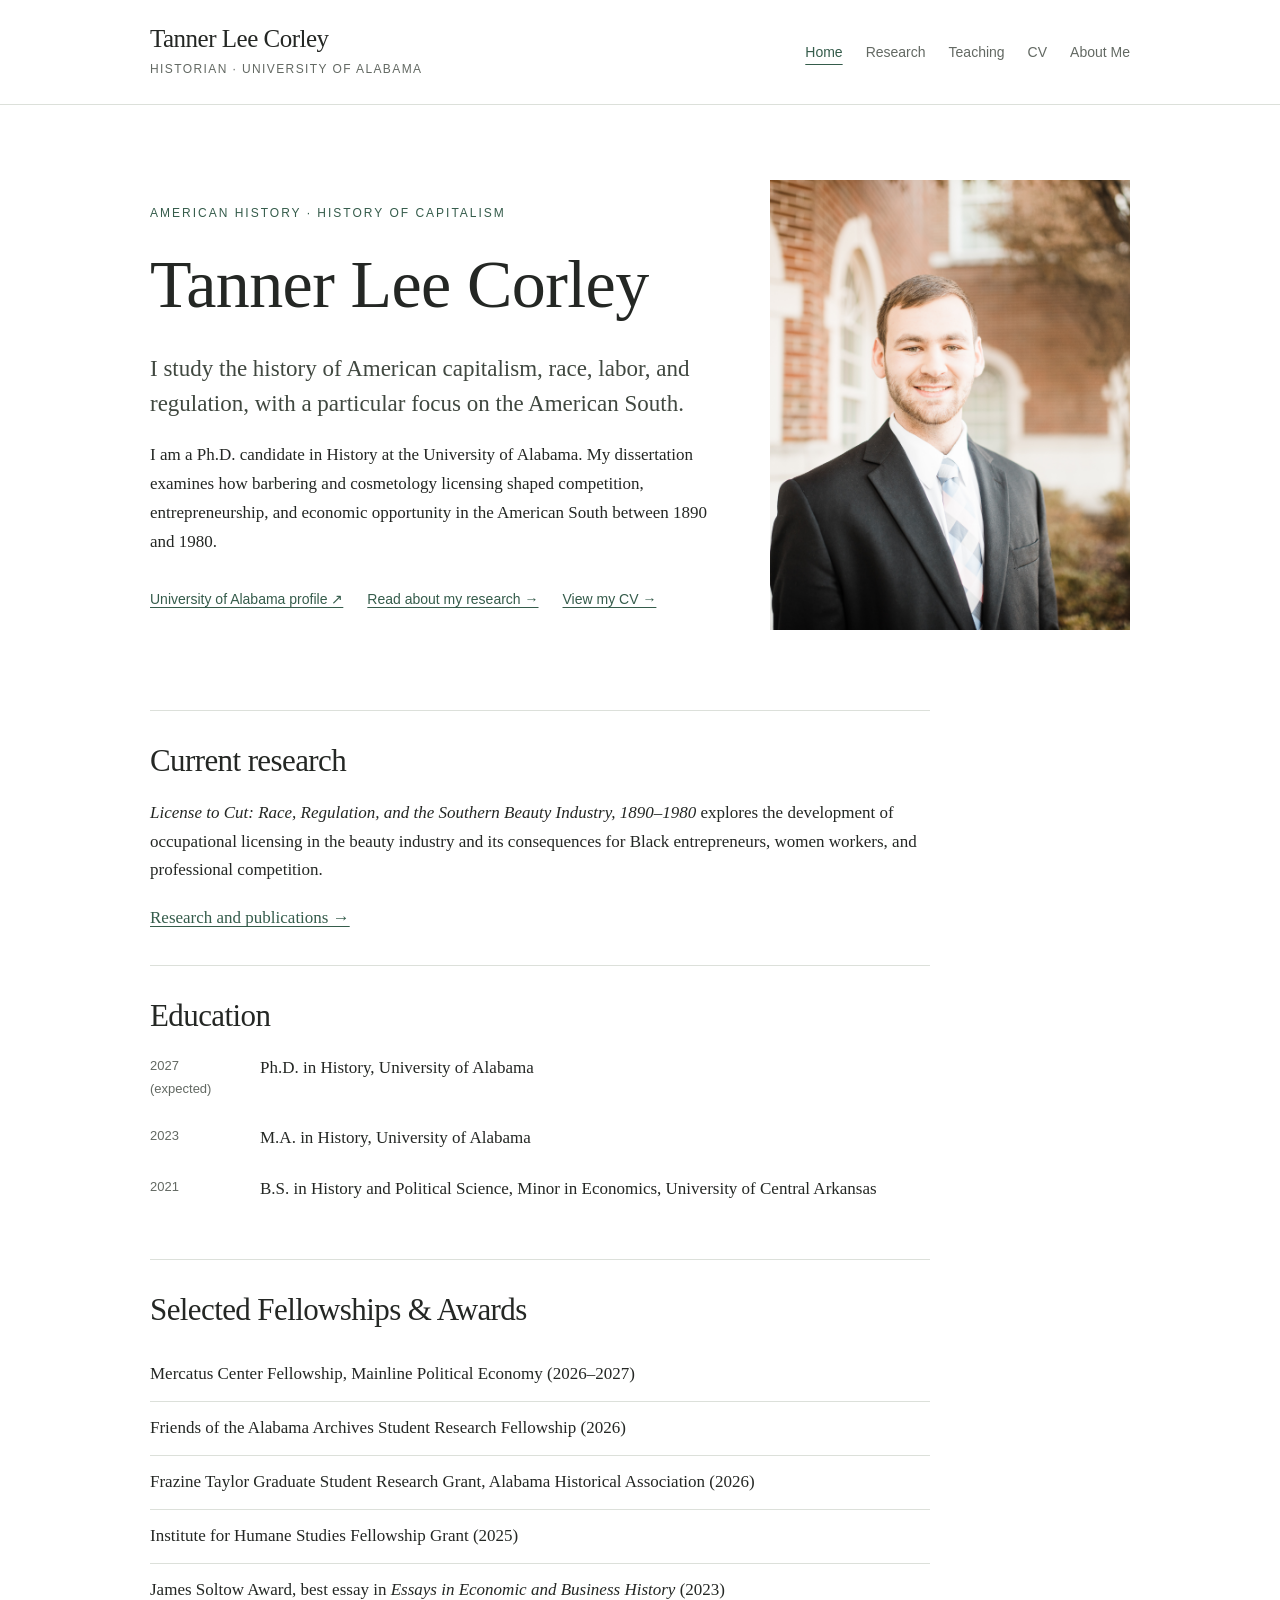
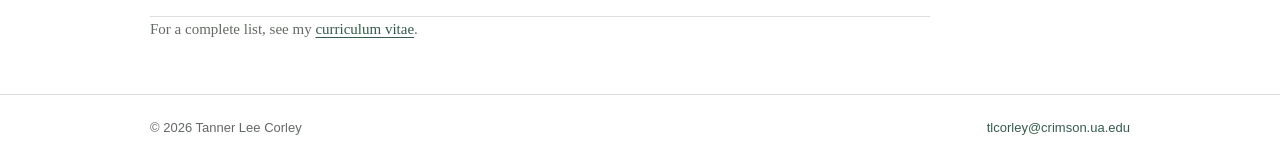
<file: index.html>
<!doctype html><html lang="en"><head><meta charset="utf-8"><meta name="viewport" content="width=device-width,initial-scale=1"><meta name="description" content="Academic homepage of historian Tanner Lee Corley."><title>Home | Tanner Lee Corley</title><link rel="stylesheet" href="styles.css"></head><body>
<header class="site-header"><div class="container header-inner"><a class="identity" href="index.html"><strong>Tanner Lee Corley</strong><small>Historian · University of Alabama</small></a><nav aria-label="Main navigation"><a href="index.html" aria-current="page">Home</a><a href="research.html" >Research</a><a href="teaching.html" >Teaching</a><a href="cv.html" >CV</a><a href="about.html" >About Me</a></nav></div></header>
<main><div class="container"><section class="hero"><div class="home-hero-grid"><div class="home-hero-copy"><p class="eyebrow">American history · History of capitalism</p><h1>Tanner Lee Corley</h1><p class="lead">I study the history of American capitalism, race, labor, and regulation, with a particular focus on the American South.</p><p class="intro">I am a Ph.D. candidate in History at the University of Alabama. My dissertation examines how barbering and cosmetology licensing shaped competition, entrepreneurship, and economic opportunity in the American South between 1890 and 1980.</p><div class="actions"><a href="https://history.ua.edu/graduate-student/tanner-corley/" target="_blank" rel="noopener noreferrer">University of Alabama profile ↗</a><a href="research.html">Read about my research →</a><a href="cv.html">View my CV →</a></div></div><figure class="home-portrait"><img src="ACRE%20Headshot.jpg" alt="Tanner Lee Corley, outdoors in a suit." loading="eager"></figure></div></section><section class="section narrow"><h2>Current research</h2><p><em>License to Cut: Race, Regulation, and the Southern Beauty Industry, 1890–1980</em> explores the development of occupational licensing in the beauty industry and its consequences for Black entrepreneurs, women workers, and professional competition.</p><a href="research.html">Research and publications →</a></section><section class="section narrow"><h2>Education</h2><div class="entry"><span class="year">2027 (expected)</span><div>Ph.D. in History, University of Alabama</div></div><div class="entry"><span class="year">2023</span><div>M.A. in History, University of Alabama</div></div><div class="entry"><span class="year">2021</span><div>B.S. in History and Political Science, Minor in Economics, University of Central Arkansas</div></div></section><section class="section narrow"><h2>Selected Fellowships &amp; Awards</h2><ul class="list-plain"><li>Mercatus Center Fellowship, Mainline Political Economy (2026–2027)</li><li>Friends of the Alabama Archives Student Research Fellowship (2026)</li><li>Frazine Taylor Graduate Student Research Grant, Alabama Historical Association (2026)</li><li>Institute for Humane Studies Fellowship Grant (2025)</li><li>James Soltow Award, best essay in <em>Essays in Economic and Business History</em> (2023)</li></ul><p class="small">For a complete list, see my <a href="cv.html">curriculum vitae</a>.</p></section></div></main><footer class="footer"><div class="container footer-inner"><span>© 2026 Tanner Lee Corley</span><span><a href="mailto:tlcorley@crimson.ua.edu">tlcorley@crimson.ua.edu</a></span></div></footer></body></html>
</file>
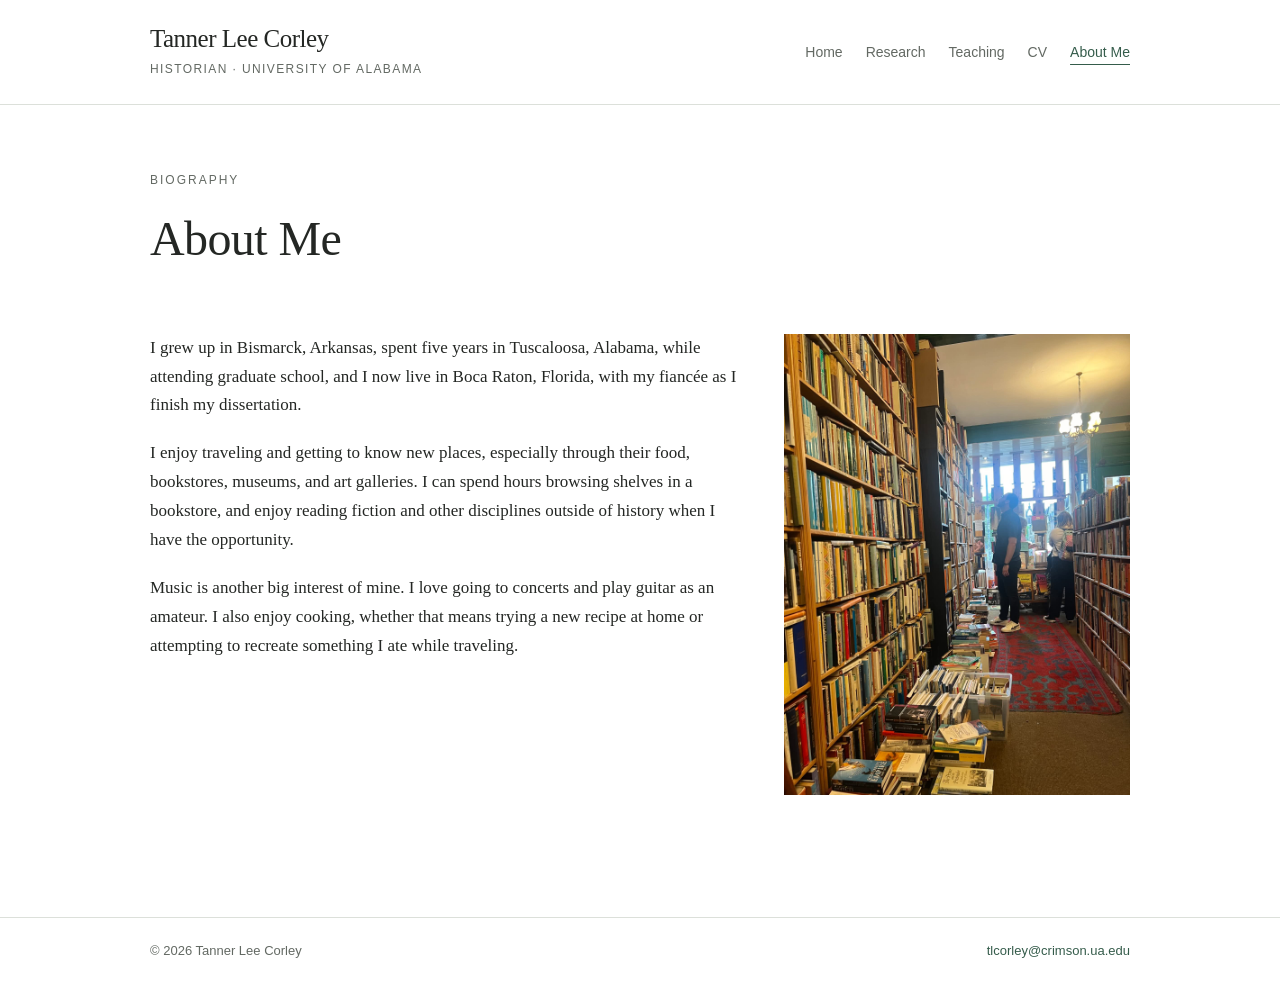
<file: about.html>
<!doctype html><html lang="en"><head><meta charset="utf-8"><meta name="viewport" content="width=device-width,initial-scale=1"><meta name="description" content="Biography and contact information for Tanner Lee Corley."><title>About Me | Tanner Lee Corley</title><link rel="stylesheet" href="styles.css"></head><body>
<header class="site-header"><div class="container header-inner"><a class="identity" href="index.html"><strong>Tanner Lee Corley</strong><small>Historian · University of Alabama</small></a><nav aria-label="Main navigation"><a href="index.html" >Home</a><a href="research.html" >Research</a><a href="teaching.html" >Teaching</a><a href="cv.html" >CV</a><a href="about.html" aria-current="page">About Me</a></nav></div></header>
<main><div class="container page"><div class="page-title"><p class="eyebrow">Biography</p><h1>About Me</h1></div><section class="section"><div class="about-photo-grid"><div class="about-copy">
<p>I grew up in Bismarck, Arkansas, spent five years in Tuscaloosa, Alabama, while attending graduate school, and I now live in Boca Raton, Florida, with my fiancée as I finish my dissertation.</p>
<p>I enjoy traveling and getting to know new places, especially through their food, bookstores, museums, and art galleries. I can spend hours browsing shelves in a bookstore, and enjoy reading fiction and other disciplines outside of history when I have the opportunity.</p>
<p>Music is another big interest of mine. I love going to concerts and play guitar as an amateur. I also enjoy cooking, whether that means trying a new recipe at home or attempting to recreate something I ate while traveling.</p>
</div><figure class="bookstore-photo"><img src="2425.jpg" alt="Tanner Lee Corley browsing books in a bookstore." loading="lazy"></figure></div></section></div></main><footer class="footer"><div class="container footer-inner"><span>© 2026 Tanner Lee Corley</span><span><a href="mailto:tlcorley@crimson.ua.edu">tlcorley@crimson.ua.edu</a></span></div></footer></body></html>
</file>
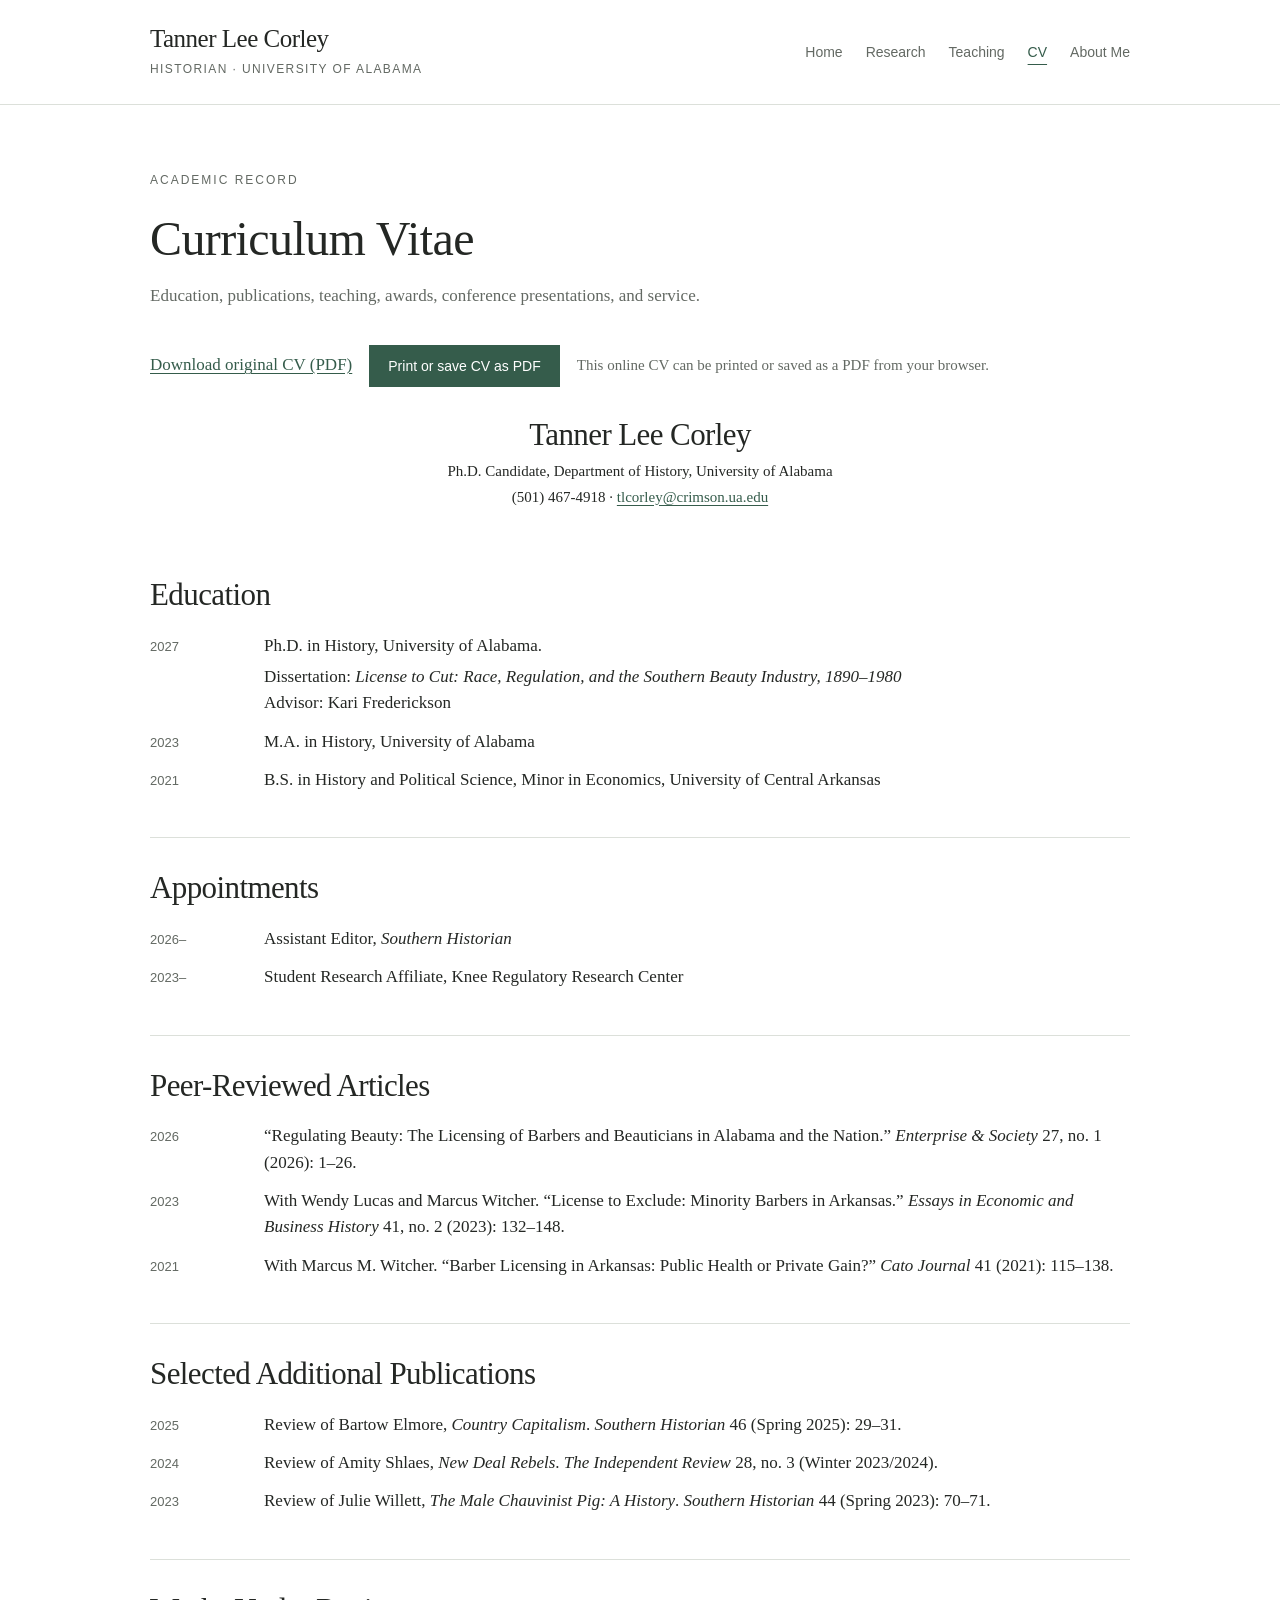
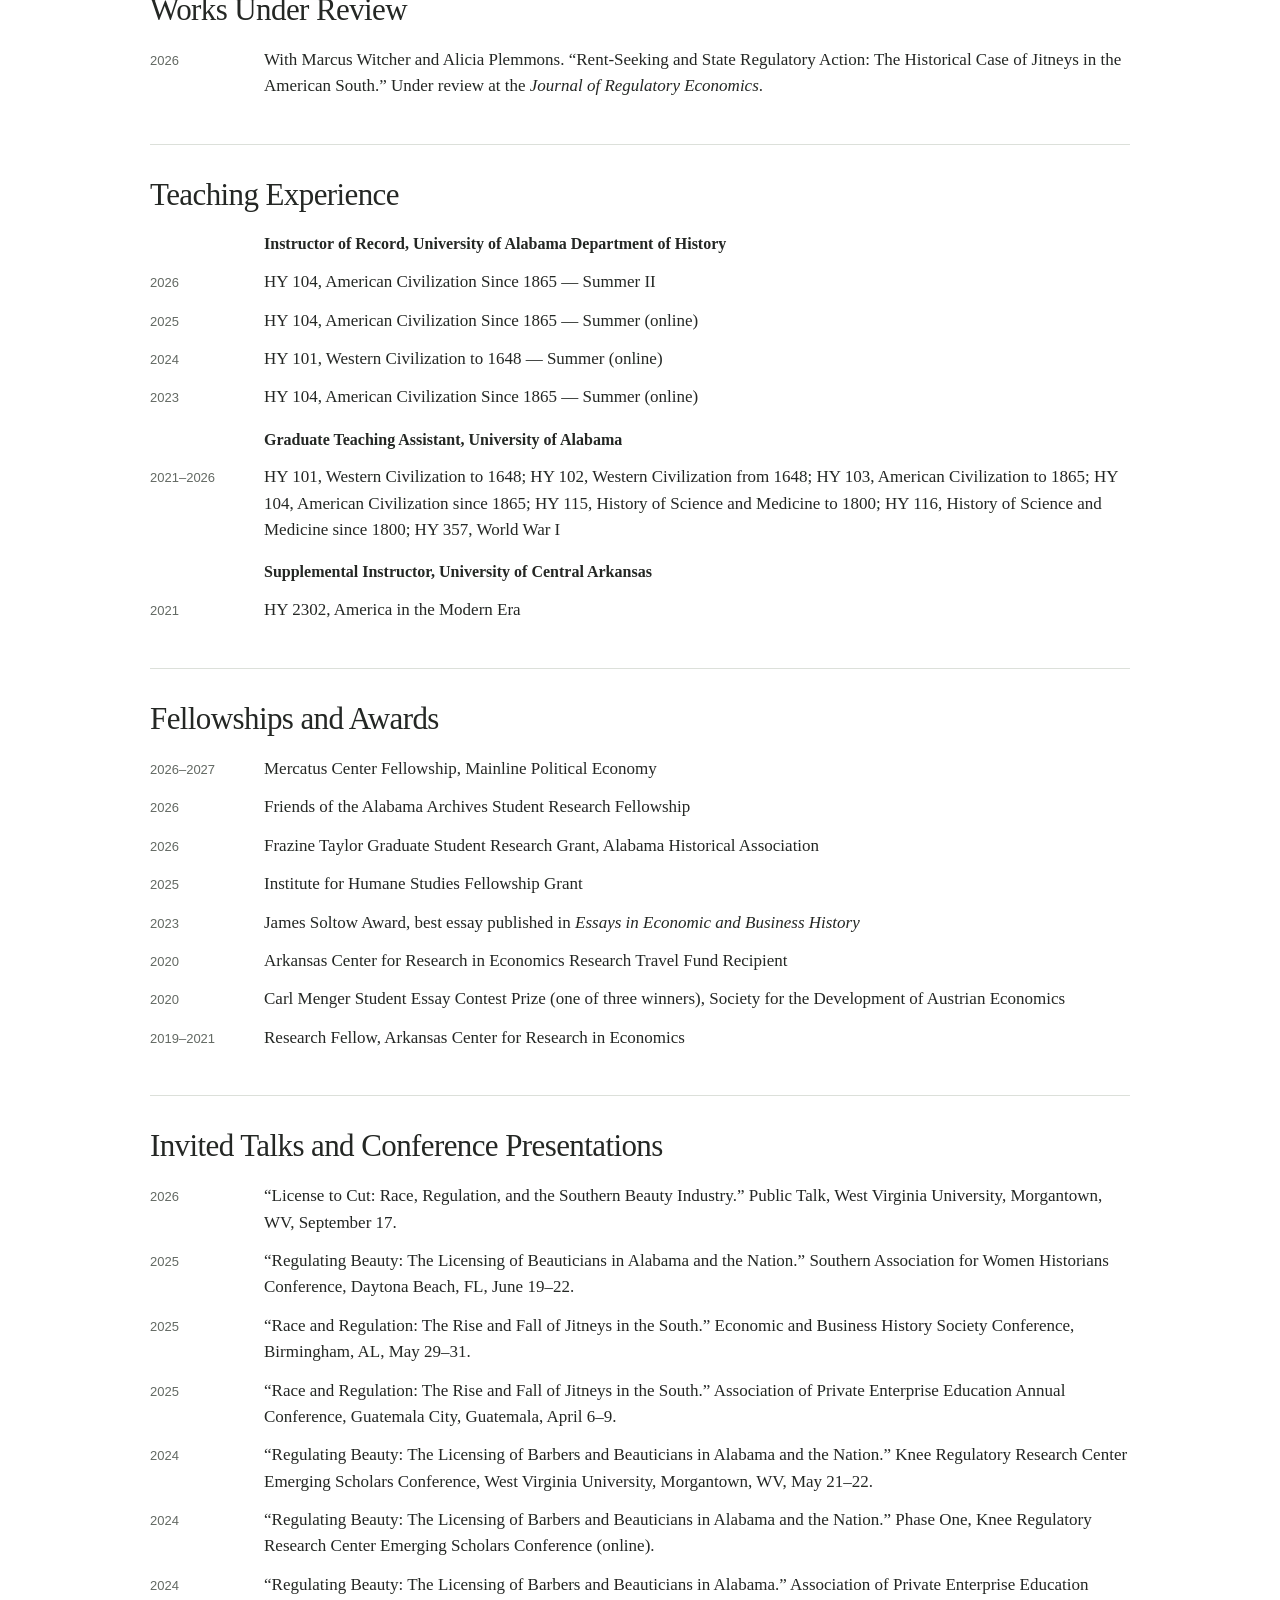
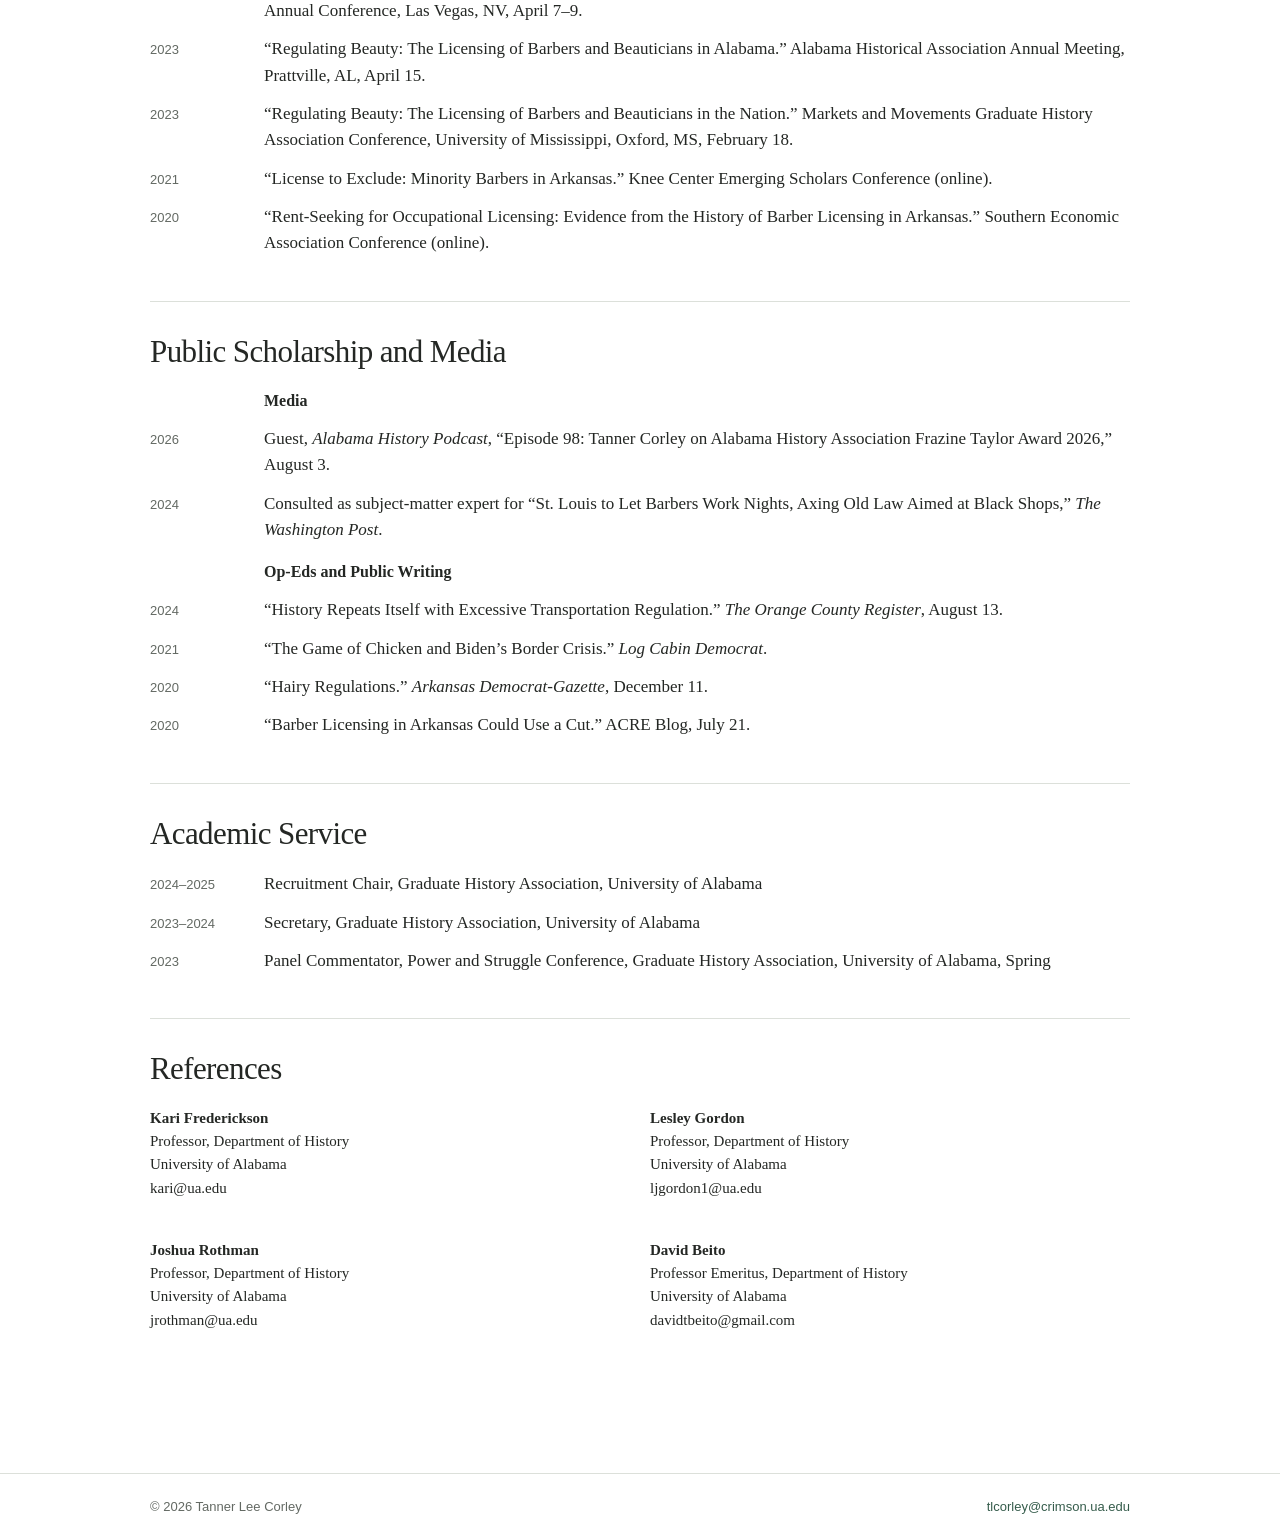
<file: cv.html>
<!doctype html>
<html lang="en"><head><meta charset="utf-8"><meta name="viewport" content="width=device-width,initial-scale=1">
<meta name="description" content="Curriculum vitae of Tanner Lee Corley.">
<title>Curriculum Vitae | Tanner Lee Corley</title><link rel="stylesheet" href="styles.css">
<style>
.cv-header{text-align:center;margin:0 auto 35px}.cv-header h2{margin-bottom:6px;font-size:31px}
.cv-header p{margin:0;font-size:15px}.cv-section{break-inside:auto}
.cv-entry{margin-bottom:12px;grid-template-columns:94px 1fr}.cv-entry div{line-height:1.55}.cv-entry .year{padding-top:2px}
.cv-entry:has(strong){margin-top:17px}.cv-entry:has(strong) div{font-size:16px}
.cv-entry .detail{display:block;margin-top:5px}
.cv-actions{display:flex;gap:17px;align-items:center;flex-wrap:wrap;margin-bottom:30px}
.cv-actions button{cursor:pointer;background:#355c4b;color:white;border:1px solid #355c4b;padding:12px 18px;font:14px Arial,sans-serif}
.cv-actions button:hover{background:#244233}
.references{display:grid;grid-template-columns:1fr 1fr;gap:20px}
.references p{font-size:15px;line-height:1.55}
@media(max-width:700px){.references{grid-template-columns:1fr}.cv-entry{grid-template-columns:1fr;gap:0}}
@media print{@page{size:letter;margin:.68in .8in}html,body{font-size:11pt;line-height:1.4;color:black}
.site-header,.footer,.cv-actions,.page-title{display:none!important}
.container{width:100%;max-width:none}.page{padding:0}.cv-header{margin:0 0 22pt}.cv-header h2{font-size:18pt}.cv-header p{font-size:9pt}
.cv-section{padding:12pt 0 3pt;border-top:0}.cv-section h2{font-size:12pt;font-weight:bold;text-transform:uppercase;break-after:avoid;margin:0 0 9pt}
.cv-entry{display:grid;grid-template-columns:75pt auto;margin:0 0 8pt;gap:10pt;break-inside:avoid}.cv-entry div{line-height:1.4}.cv-entry .year{font-size:9pt}.references p{font-size:10pt}
a{color:black;text-decoration:none}}
</style></head>
<body><header class="site-header"><div class="container header-inner"><a class="identity" href="index.html"><strong>Tanner Lee Corley</strong><small>Historian · University of Alabama</small></a><nav aria-label="Main navigation"><a href="index.html">Home</a><a href="research.html">Research</a><a href="teaching.html">Teaching</a><a href="cv.html" aria-current="page">CV</a><a href="about.html">About Me</a></nav></div></header>
<main><div class="container page">
<div class="page-title"><p class="eyebrow">Academic record</p><h1>Curriculum Vitae</h1><p>Education, publications, teaching, awards, conference presentations, and service.</p></div>
<div class="cv-actions"><a id="official-cv-download" href="Tanner_Corley_CV.pdf" download hidden>Download original CV (PDF)</a><script>
(async()=>{try{const response=await fetch("Tanner_Corley_CV.pdf",{method:"HEAD",cache:"no-store"});if(response.ok&&response.headers.get("content-type")?.toLowerCase().includes("pdf")){document.getElementById("official-cv-download").hidden=false;}}catch{}})();
</script><button type="button" onclick="window.print()">Print or save CV as PDF</button><span class="small">This online CV can be printed or saved as a PDF from your browser.</span></div>
<div class="cv-header"><h2>Tanner Lee Corley</h2><p>Ph.D. Candidate, Department of History, University of Alabama</p><p>(501) 467-4918 · <a href="mailto:tlcorley@crimson.ua.edu">tlcorley@crimson.ua.edu</a></p></div>
<section class="section cv-section"><h2>Education</h2><div class="entry cv-entry"><span class="year">2027</span><div>Ph.D. in History, University of Alabama.<br><span class='detail'>Dissertation: <em>License to Cut: Race, Regulation, and the Southern Beauty Industry, 1890–1980</em><br>Advisor: Kari Frederickson</span></div></div>
<div class="entry cv-entry"><span class="year">2023</span><div>M.A. in History, University of Alabama</div></div>
<div class="entry cv-entry"><span class="year">2021</span><div>B.S. in History and Political Science, Minor in Economics, University of Central Arkansas</div></div></section>
<section class="section cv-section"><h2>Appointments</h2><div class="entry cv-entry"><span class="year">2026–</span><div>Assistant Editor, <em>Southern Historian</em></div></div>
<div class="entry cv-entry"><span class="year">2023–</span><div>Student Research Affiliate, Knee Regulatory Research Center</div></div></section>
<section class="section cv-section"><h2>Peer-Reviewed Articles</h2><div class="entry cv-entry"><span class="year">2026</span><div>“Regulating Beauty: The Licensing of Barbers and Beauticians in Alabama and the Nation.” <em>Enterprise &amp; Society</em> 27, no. 1 (2026): 1–26.</div></div>
<div class="entry cv-entry"><span class="year">2023</span><div>With Wendy Lucas and Marcus Witcher. “License to Exclude: Minority Barbers in Arkansas.” <em>Essays in Economic and Business History</em> 41, no. 2 (2023): 132–148.</div></div>
<div class="entry cv-entry"><span class="year">2021</span><div>With Marcus M. Witcher. “Barber Licensing in Arkansas: Public Health or Private Gain?” <em>Cato Journal</em> 41 (2021): 115–138.</div></div></section>
<section class="section cv-section"><h2>Selected Additional Publications</h2><div class="entry cv-entry"><span class="year">2025</span><div>Review of Bartow Elmore, <em>Country Capitalism</em>. <em>Southern Historian</em> 46 (Spring 2025): 29–31.</div></div>
<div class="entry cv-entry"><span class="year">2024</span><div>Review of Amity Shlaes, <em>New Deal Rebels</em>. <em>The Independent Review</em> 28, no. 3 (Winter 2023/2024).</div></div>
<div class="entry cv-entry"><span class="year">2023</span><div>Review of Julie Willett, <em>The Male Chauvinist Pig: A History</em>. <em>Southern Historian</em> 44 (Spring 2023): 70–71.</div></div></section>
<section class="section cv-section"><h2>Works Under Review</h2><div class="entry cv-entry"><span class="year">2026</span><div>With Marcus Witcher and Alicia Plemmons. “Rent-Seeking and State Regulatory Action: The Historical Case of Jitneys in the American South.” Under review at the <em>Journal of Regulatory Economics</em>.</div></div></section>
<section class="section cv-section"><h2>Teaching Experience</h2><div class="entry cv-entry"><span class="year"></span><div><strong>Instructor of Record, University of Alabama Department of History</strong></div></div>
<div class="entry cv-entry"><span class="year">2026</span><div>HY 104, American Civilization Since 1865 — Summer II</div></div>
<div class="entry cv-entry"><span class="year">2025</span><div>HY 104, American Civilization Since 1865 — Summer (online)</div></div>
<div class="entry cv-entry"><span class="year">2024</span><div>HY 101, Western Civilization to 1648 — Summer (online)</div></div>
<div class="entry cv-entry"><span class="year">2023</span><div>HY 104, American Civilization Since 1865 — Summer (online)</div></div>
<div class="entry cv-entry"><span class="year"></span><div><strong>Graduate Teaching Assistant, University of Alabama</strong></div></div>
<div class="entry cv-entry"><span class="year">2021–2026</span><div>HY 101, Western Civilization to 1648; HY 102, Western Civilization from 1648; HY 103, American Civilization to 1865; HY 104, American Civilization since 1865; HY 115, History of Science and Medicine to 1800; HY 116, History of Science and Medicine since 1800; HY 357, World War I</div></div>
<div class="entry cv-entry"><span class="year"></span><div><strong>Supplemental Instructor, University of Central Arkansas</strong></div></div>
<div class="entry cv-entry"><span class="year">2021</span><div>HY 2302, America in the Modern Era</div></div></section>
<section class="section cv-section"><h2>Fellowships and Awards</h2><div class="entry cv-entry"><span class="year">2026–2027</span><div>Mercatus Center Fellowship, Mainline Political Economy</div></div>
<div class="entry cv-entry"><span class="year">2026</span><div>Friends of the Alabama Archives Student Research Fellowship</div></div>
<div class="entry cv-entry"><span class="year">2026</span><div>Frazine Taylor Graduate Student Research Grant, Alabama Historical Association</div></div>
<div class="entry cv-entry"><span class="year">2025</span><div>Institute for Humane Studies Fellowship Grant</div></div>
<div class="entry cv-entry"><span class="year">2023</span><div>James Soltow Award, best essay published in <em>Essays in Economic and Business History</em></div></div>
<div class="entry cv-entry"><span class="year">2020</span><div>Arkansas Center for Research in Economics Research Travel Fund Recipient</div></div>
<div class="entry cv-entry"><span class="year">2020</span><div>Carl Menger Student Essay Contest Prize (one of three winners), Society for the Development of Austrian Economics</div></div>
<div class="entry cv-entry"><span class="year">2019–2021</span><div>Research Fellow, Arkansas Center for Research in Economics</div></div></section>
<section class="section cv-section"><h2>Invited Talks and Conference Presentations</h2><div class="entry cv-entry"><span class="year">2026</span><div>“License to Cut: Race, Regulation, and the Southern Beauty Industry.” Public Talk, West Virginia University, Morgantown, WV, September 17.</div></div>
<div class="entry cv-entry"><span class="year">2025</span><div>“Regulating Beauty: The Licensing of Beauticians in Alabama and the Nation.” Southern Association for Women Historians Conference, Daytona Beach, FL, June 19–22.</div></div>
<div class="entry cv-entry"><span class="year">2025</span><div>“Race and Regulation: The Rise and Fall of Jitneys in the South.” Economic and Business History Society Conference, Birmingham, AL, May 29–31.</div></div>
<div class="entry cv-entry"><span class="year">2025</span><div>“Race and Regulation: The Rise and Fall of Jitneys in the South.” Association of Private Enterprise Education Annual Conference, Guatemala City, Guatemala, April 6–9.</div></div>
<div class="entry cv-entry"><span class="year">2024</span><div>“Regulating Beauty: The Licensing of Barbers and Beauticians in Alabama and the Nation.” Knee Regulatory Research Center Emerging Scholars Conference, West Virginia University, Morgantown, WV, May 21–22.</div></div>
<div class="entry cv-entry"><span class="year">2024</span><div>“Regulating Beauty: The Licensing of Barbers and Beauticians in Alabama and the Nation.” Phase One, Knee Regulatory Research Center Emerging Scholars Conference (online).</div></div>
<div class="entry cv-entry"><span class="year">2024</span><div>“Regulating Beauty: The Licensing of Barbers and Beauticians in Alabama.” Association of Private Enterprise Education Annual Conference, Las Vegas, NV, April 7–9.</div></div>
<div class="entry cv-entry"><span class="year">2023</span><div>“Regulating Beauty: The Licensing of Barbers and Beauticians in Alabama.” Alabama Historical Association Annual Meeting, Prattville, AL, April 15.</div></div>
<div class="entry cv-entry"><span class="year">2023</span><div>“Regulating Beauty: The Licensing of Barbers and Beauticians in the Nation.” Markets and Movements Graduate History Association Conference, University of Mississippi, Oxford, MS, February 18.</div></div>
<div class="entry cv-entry"><span class="year">2021</span><div>“License to Exclude: Minority Barbers in Arkansas.” Knee Center Emerging Scholars Conference (online).</div></div>
<div class="entry cv-entry"><span class="year">2020</span><div>“Rent-Seeking for Occupational Licensing: Evidence from the History of Barber Licensing in Arkansas.” Southern Economic Association Conference (online).</div></div></section>
<section class="section cv-section"><h2>Public Scholarship and Media</h2><div class="entry cv-entry"><span class="year"></span><div><strong>Media</strong></div></div>
<div class="entry cv-entry"><span class="year">2026</span><div>Guest, <em>Alabama History Podcast</em>, “Episode 98: Tanner Corley on Alabama History Association Frazine Taylor Award 2026,” August 3.</div></div>
<div class="entry cv-entry"><span class="year">2024</span><div>Consulted as subject-matter expert for “St. Louis to Let Barbers Work Nights, Axing Old Law Aimed at Black Shops,” <em>The Washington Post</em>.</div></div>
<div class="entry cv-entry"><span class="year"></span><div><strong>Op-Eds and Public Writing</strong></div></div>
<div class="entry cv-entry"><span class="year">2024</span><div>“History Repeats Itself with Excessive Transportation Regulation.” <em>The Orange County Register</em>, August 13.</div></div>
<div class="entry cv-entry"><span class="year">2021</span><div>“The Game of Chicken and Biden’s Border Crisis.” <em>Log Cabin Democrat</em>.</div></div>
<div class="entry cv-entry"><span class="year">2020</span><div>“Hairy Regulations.” <em>Arkansas Democrat-Gazette</em>, December 11.</div></div>
<div class="entry cv-entry"><span class="year">2020</span><div>“Barber Licensing in Arkansas Could Use a Cut.” ACRE Blog, July 21.</div></div></section>
<section class="section cv-section"><h2>Academic Service</h2><div class="entry cv-entry"><span class="year">2024–2025</span><div>Recruitment Chair, Graduate History Association, University of Alabama</div></div>
<div class="entry cv-entry"><span class="year">2023–2024</span><div>Secretary, Graduate History Association, University of Alabama</div></div>
<div class="entry cv-entry"><span class="year">2023</span><div>Panel Commentator, Power and Struggle Conference, Graduate History Association, University of Alabama, Spring</div></div></section>
<section class="section cv-section"><h2>References</h2><div class="references"><p><strong>Kari Frederickson</strong><br>Professor, Department of History<br>University of Alabama<br>kari@ua.edu</p><p><strong>Lesley Gordon</strong><br>Professor, Department of History<br>University of Alabama<br>ljgordon1@ua.edu</p><p><strong>Joshua Rothman</strong><br>Professor, Department of History<br>University of Alabama<br>jrothman@ua.edu</p><p><strong>David Beito</strong><br>Professor Emeritus, Department of History<br>University of Alabama<br>davidtbeito@gmail.com</p></div></section>
</div></main><footer class="footer"><div class="container footer-inner"><span>© 2026 Tanner Lee Corley</span><span><a href="mailto:tlcorley@crimson.ua.edu">tlcorley@crimson.ua.edu</a></span></div></footer></body></html>
</file>
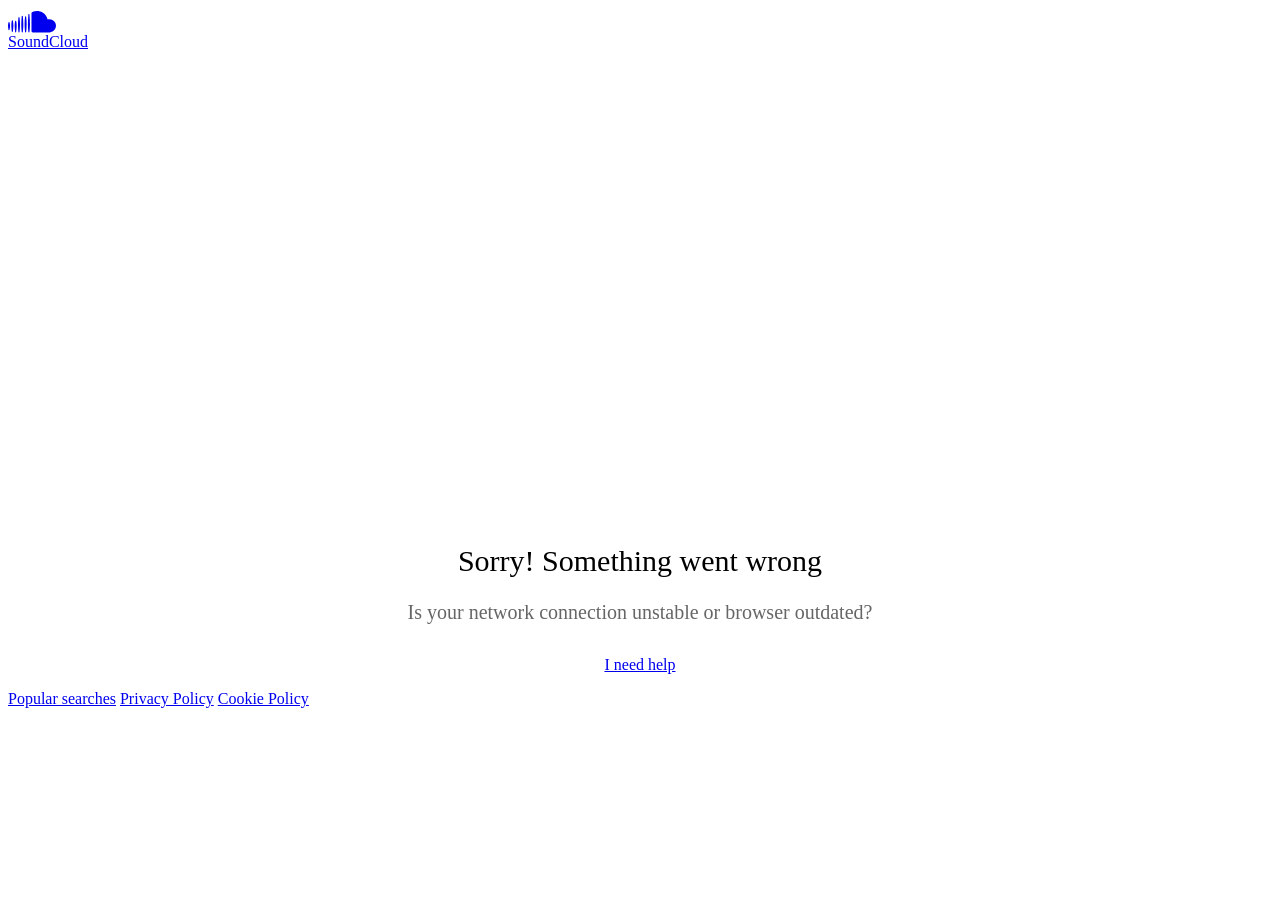
<file: Episode 98 Tanner Corley on AHA Frazine Taylor Awd 2026 by Alabama History Podcast.html>
<!DOCTYPE html>
<html lang="en">
<head>
<meta charset="utf-8">
<meta name="theme-color" content="#333">
<link rel="dns-prefetch" href="//style.sndcdn.com">
<link rel="dns-prefetch" href="//a-v2.sndcdn.com">
<link rel="dns-prefetch" href="//api-v2.soundcloud.com">
<link rel="dns-prefetch" href="//sb.scorecardresearch.com">
<link rel="dns-prefetch" href="//secure.quantserve.com">
<link rel="dns-prefetch" href="//eventlogger.soundcloud.com">
<link rel="dns-prefetch" href="//api.soundcloud.com">
<link rel="dns-prefetch" href="//ssl.google-analytics.com">
<link rel="dns-prefetch" href="//i1.sndcdn.com">
<link rel="dns-prefetch" href="//i2.sndcdn.com">
<link rel="dns-prefetch" href="//i3.sndcdn.com">
<link rel="dns-prefetch" href="//i4.sndcdn.com">
<link rel="dns-prefetch" href="//wis.sndcdn.com">
<link rel="dns-prefetch" href="//va.sndcdn.com">
<link rel="dns-prefetch" href="//pixel.quantserve.com">
<title>Stream Alabama History Podcast | Listen to podcast episodes online for free on SoundCloud</title>
<meta content="record, sounds, share, sound, audio, tracks, music, soundcloud" name="keywords">
<meta name="referrer" content="origin">
<meta name="google-site-verification" content="dY0CigqM8Inubs_hgrYMwk-zGchKwrvJLcvI_G8631Q">
<link crossorigin="use-credentials" rel="manifest" href="/webmanifest.json">
<meta name="viewport" content="width=device-width,minimum-scale=1,maximum-scale=1,user-scalable=no">
<meta content="19507961798" property="fb:app_id">
<meta content="SoundCloud" property="og:site_name">
<meta content="SoundCloud" property="twitter:site">
<meta content="SoundCloud" property="twitter:app:name:iphone">
<meta content="336353151" property="twitter:app:id:iphone">
<meta content="SoundCloud" property="twitter:app:name:ipad">
<meta content="336353151" property="twitter:app:id:ipad">
<meta content="SoundCloud" property="twitter:app:name:googleplay">
<meta content="com.soundcloud.android" property="twitter:app:id:googleplay">
<link href="/sc-opensearch.xml" rel="search" title="SoundCloud" type="application/opensearchdescription+xml">
<meta name="description" content="Play Alabama History Podcast and discover followers on SoundCloud | Stream tracks, albums, playlists on desktop and mobile."><meta property="twitter:app:name:iphone" content="SoundCloud"><meta property="twitter:app:id:iphone" content="336353151"><meta property="twitter:app:name:ipad" content="SoundCloud"><meta property="twitter:app:id:ipad" content="336353151"><meta property="twitter:app:name:googleplay" content="SoundCloud"><meta property="twitter:app:id:googleplay" content="com.soundcloud.android"><meta property="twitter:app:url:googleplay" content="soundcloud://users:138369657"><meta property="twitter:app:url:iphone" content="soundcloud://users:138369657"><meta property="twitter:app:url:ipad" content="soundcloud://users:138369657"><meta property="twitter:title" content="Alabama History Podcast"><meta property="twitter:image" content="https://i1.sndcdn.com/avatars-FenBHXLHo1lLHLcw-ziXzbg-t500x500.jpg"><meta property="twitter:description" content="Listen to Alabama History Podcast | SoundCloud is an audio platform that lets you listen to what you love and share the sounds you create."><meta property="twitter:card" content="player"><meta property="twitter:player:height" content="450"><meta property="twitter:player:width" content="435"><meta property="twitter:player" content="https://w.soundcloud.com/player/?url=https%3A%2F%2Fapi.soundcloud.com%2Fusers%2Fsoundcloud%253Ausers%253A138369657&amp;auto_play=false&amp;show_artwork=true&amp;visual=true&amp;origin=twitter"><meta property="twitter:url" content="https://soundcloud.com/alabamahistory"><meta property="al:ios:app_name" content="SoundCloud"><meta property="al:ios:app_store_id" content="336353151"><meta property="al:android:app_name" content="SoundCloud"><meta property="al:android:package" content="com.soundcloud.android"><meta property="og:type" content="music.musician"><meta property="og:url" content="https://soundcloud.com/alabamahistory"><meta property="og:title" content="Alabama History Podcast"><meta property="og:image" content="https://i1.sndcdn.com/avatars-FenBHXLHo1lLHLcw-ziXzbg-t500x500.jpg"><meta property="og:image:width" content="500"><meta property="og:image:height" content="500"><meta property="og:description" content="Listen to Alabama History Podcast | SoundCloud is an audio platform that lets you listen to what you love and share the sounds you create."><meta property="og:locality" content="null"><meta property="og:country-name" content="undefined"><meta property="al:ios:url" content="soundcloud://users:138369657"><meta property="al:android:url" content="soundcloud://users:138369657"><meta property="al:web:should_fallback" content="false"><meta property="soundcloud:sound_count" content="103"><meta property="soundcloud:follower_count" content="55">
<link rel="canonical" href="https://soundcloud.com/alabamahistory"><link rel="alternate" media="only screen and (max-width: 640px)" href="https://m.soundcloud.com/alabamahistory"><link rel="alternate" type="text/xml+oembed" href="https://soundcloud.com/oembed?url=https%3A%2F%2Fsoundcloud.com%2Falabamahistory&amp;format=xml"><link rel="alternate" type="text/json+oembed" href="https://soundcloud.com/oembed?url=https%3A%2F%2Fsoundcloud.com%2Falabamahistory&amp;format=json"><link rel="alternate" href="android-app://com.soundcloud.android/soundcloud/users:138369657"><link rel="alternate" href="ios-app://336353151/soundcloud/users:138369657">
<meta name="application-name" content="SoundCloud">
<meta name="msapplication-tooltip" content="Launch SoundCloud">
<meta name="msapplication-TileImage" content="https://a-v2.sndcdn.com/assets/images/sc-icons/win8-2dc974a18a.png">
<meta name="msapplication-TileColor" content="#ff5500">
<meta name="msapplication-starturl" content="https://soundcloud.com">
<link rel="icon" type="image/x-icon" href="https://a-v2.sndcdn.com/assets/images/sc-icons/favicon-c93ce58b59.ico">
<link rel="icon" type="image/png" sizes="48x48" href="https://a-v2.sndcdn.com/assets/images/sc-icons/favicon-48x48-8466dd3758.png">
<link href="https://a-v2.sndcdn.com/assets/images/sc-icons/ios-a62dfc8fe7.png" rel="apple-touch-icon">
<link href="https://a-v2.sndcdn.com/assets/images/sc-icons/fluid-b4e7a64b8b.png" rel="fluid-icon">
<script>
  (function () {
    window.ddjskey = '7FC6D561817844F25B65CDD97F28A1';
    // https://docs.datadome.co/docs/how-to-configure-the-javascript-tag
    window.ddoptions = {
      ajaxListenerPath: [{"host":"api-v2.soundcloud.com","path":"/tracks","strict":true},{"host":"api-v2.soundcloud.com","path":"/tracks/*/comments","strict":true},{"host":"api-v2.soundcloud.com","path":"/users/*/conversations/*","strict":true},{"host":"api-v2.soundcloud.com","path":"/me/followings/*","strict":true},{"host":"api-v2.soundcloud.com","path":"/users/*/tracks/*","strict":true},{"host":"api-v2.soundcloud.com","path":"/users/*/track_likes/*","strict":true},{"host":"api-v2.soundcloud.com","path":"/users/*/playlist_likes/*","strict":true},{"host":"api-v2.soundcloud.com","path":"/users/*/system_playlist_likes/*","strict":true},{"host":"api-v2.soundcloud.com","path":"/users/*/emails","strict":true},{"host":"api-v2.soundcloud.com","path":"/playlists","strict":true},{"host":"api-v2.soundcloud.com","path":"/playlists/*","strict":true},{"host":"api-v2.soundcloud.com","path":"/me","strict":true},{"host":"api-v2.soundcloud.com","path":"/me/track_reposts/*","strict":true},{"host":"api-v2.soundcloud.com","path":"/me/track_reposts/*/caption","strict":true},{"host":"api-v2.soundcloud.com","path":"/me/playlist_reposts/*","strict":true},{"host":"api-v2.soundcloud.com","path":"/uploads/*/track-transcoding","strict":true},{"host":"api-v2.soundcloud.com","path":"/uploads/track-upload-policy","strict":true},{"host":"graph.soundcloud.com","path":"/graphql","strict":true}],
      overrideAbortFetch: true,
      sessionByHeader: true,
      cookieName: 'datadome',
      endpoint: 'https://dwt.soundcloud.com/js/',
      disableAutoRefreshOnCaptchaPassed: true,
      enableTagEvents: true,
      abortAsyncOnCaptchaDisplay: false,
    };
  })();
</script>
<script src="https://dwt.soundcloud.com/tags.js" async></script>



<script>!function(){var o,e,a;function r(e){return e.test(o)}o=window.navigator.userAgent.toLowerCase();var i,t,n,s=void 0!==window.opera&&"[object Opera]"===window.opera.toString(),d=o.match(/\sopr\/([0-9]+)\./),p=r(/edge?\//),c=r(/chrome/),m=r(/webkit/),w=!c&&r(/safari/),f=!s&&r(/msie|trident/),h=!m&&r(/gecko/);i=d?parseInt(d[1],10):(n=o.match(/(opera|chrome|safari|firefox|msie|rv:)\/?\s*(\.?\d+(\.\d+)*)/i))&&(t=o.match(/version\/([.\d]+)/i))?parseInt(t[1],10):n?parseInt(n[2],10):null;var v=r(/mobile|android|iphone|ipod|symbianos|nokia|s60|playbook|playstation/);h&&(a=(e=o.match(/(firefox)\/?\s*(\.?\d+(\.\d+)*)/i))&&e.length>1&&parseInt(e[2],10)>=121),i&&!v&&(p&&i<121||c&&!d&&!p&&i<109||h&&!d&&!1===a||w&&i<17||f||s&&i<13||d&&i<106)&&(window.__sc_abortApp=!0)}()</script>
<link rel="stylesheet" href="https://style.sndcdn.com/css/soehne-6ee1b930cae107f8f71f.css">
<link rel="stylesheet" href="https://a-v2.sndcdn.com/assets/css/app-3c7028cb7e0129e2a78f.css">
</head>
<body class="theme-dark">

<div id="app">
<style>.header{width:100%;background:var(--background-surface-color);height:46px}.header__logo{background:var(--background-surface-color)}.header__logoLink{display:flex;flex-direction:column;justify-content:center;align-content:center;height:46px;width:48px}.header__logoLink svg{color:var(--primary-color)}.header__logoLink:focus{background-color:rgba(255,72,0,.8);outline:0}#header__loading{margin:13px auto 0;width:16px;background:url(https://a-v2.sndcdn.com/assets/images/loader-dark-45940ae3d4.gif) center no-repeat;background-size:16px 16px}</style>
<div role="banner" class="header sc-selection-disabled show fixed g-dark g-z-index-header">
<div class="header__inner l-container l-fullwidth">
<div class="header__left left">
<div class="header__logo left">
<a href="/" title="Home" class="header__logoLink sc-border-box sc-ir">
<svg viewBox="0 0 143 64" xmlns="http://www.w3.org/2000/svg" aria-hidden="true">
<path fill="currentColor" transform="translate(-166.000000, -1125.000000)" d="M308.984235,1169.99251 C308.382505,1180.70295 299.444837,1189.03525 288.718543,1188.88554 L240.008437,1188.88554 C237.777524,1188.86472 235.977065,1187.05577 235.966737,1184.82478 L235.966737,1132.37801 C235.894282,1130.53582 236.962478,1128.83883 238.654849,1128.10753 C238.654849,1128.10753 243.135035,1124.99996 252.572022,1124.99996 C258.337036,1124.99309 263.996267,1126.54789 268.948531,1129.49925 C276.76341,1134.09703 282.29495,1141.75821 284.200228,1150.62285 C285.880958,1150.14737 287.620063,1149.90993 289.36674,1149.91746 C294.659738,1149.88414 299.738952,1152.0036 303.438351,1155.78928 C307.13775,1159.57496 309.139562,1164.70168 308.984235,1169.99251 Z M229.885123,1135.69525 C231.353099,1153.48254 232.420718,1169.70654 229.885123,1187.43663 C229.796699,1188.23857 229.119091,1188.84557 228.312292,1188.84557 C227.505494,1188.84557 226.827885,1188.23857 226.739461,1187.43663 C224.375448,1169.85905 225.404938,1153.33003 226.739461,1135.69525 C226.672943,1135.09199 226.957336,1134.50383 227.471487,1134.18133 C227.985639,1133.85884 228.638946,1133.85884 229.153097,1134.18133 C229.667248,1134.50383 229.951641,1135.09199 229.885123,1135.69525 Z M220.028715,1187.4557 C219.904865,1188.26549 219.208361,1188.86356 218.389157,1188.86356 C217.569953,1188.86356 216.87345,1188.26549 216.7496,1187.4557 C214.986145,1172.28686 214.986145,1156.96477 216.7496,1141.79593 C216.840309,1140.9535 217.551388,1140.31488 218.398689,1140.31488 C219.245991,1140.31488 219.95707,1140.9535 220.047779,1141.79593 C222.005153,1156.95333 221.998746,1172.29994 220.028715,1187.4557 Z M210.153241,1140.2517 C211.754669,1156.55195 212.479125,1171.15545 210.134176,1187.41757 C210.134176,1188.29148 209.425728,1188.99993 208.551813,1188.99993 C207.677898,1188.99993 206.969449,1188.29148 206.969449,1187.41757 C204.70076,1171.36516 205.463344,1156.34224 206.969449,1140.2517 C207.05845,1139.43964 207.744425,1138.82474 208.561345,1138.82474 C209.378266,1138.82474 210.06424,1139.43964 210.153241,1140.2517 Z M200.258703,1187.47476 C200.169129,1188.29694 199.474788,1188.91975 198.647742,1188.91975 C197.820697,1188.91975 197.126356,1188.29694 197.036782,1187.47476 C195.216051,1173.32359 195.216051,1158.99744 197.036782,1144.84627 C197.036782,1143.94077 197.770837,1143.20671 198.676339,1143.20671 C199.581842,1143.20671 200.315897,1143.94077 200.315897,1144.84627 C202.251054,1158.99121 202.231809,1173.33507 200.258703,1187.47476 Z M190.383229,1155.50339 C192.880695,1166.56087 191.755882,1176.32196 190.287906,1187.58915 C190.168936,1188.33924 189.522207,1188.89148 188.762737,1188.89148 C188.003266,1188.89148 187.356537,1188.33924 187.237567,1187.58915 C185.903044,1176.47448 184.797296,1166.48462 187.142244,1155.50339 C187.142244,1154.60842 187.867763,1153.8829 188.762737,1153.8829 C189.65771,1153.8829 190.383229,1154.60842 190.383229,1155.50339 Z M180.526821,1153.82571 C182.814575,1165.15009 182.071055,1174.7396 180.469627,1186.10211 C180.27898,1187.7798 177.400223,1187.79886 177.247706,1186.10211 C175.798795,1174.91118 175.112468,1165.0357 177.190512,1153.82571 C177.281785,1152.97315 178.001234,1152.32661 178.858666,1152.32661 C179.716099,1152.32661 180.435548,1152.97315 180.526821,1153.82571 Z M170.575089,1159.31632 C172.977231,1166.82778 172.157452,1172.92846 170.479765,1180.63056 C170.391921,1181.42239 169.722678,1182.02149 168.925999,1182.02149 C168.12932,1182.02149 167.460077,1181.42239 167.372232,1180.63056 C165.923321,1173.08097 165.332318,1166.84684 167.23878,1159.31632 C167.330053,1158.46376 168.049502,1157.81722 168.906934,1157.81722 C169.764367,1157.81722 170.483816,1158.46376 170.575089,1159.31632 Z"></path>
</svg>
SoundCloud
</a>
</div>
</div>
<div id="header__loading" class="sc-hidden"></div>
</div>
</div>
<script>window.setTimeout((function(){if(!window.__sc_abortApp){var e=window.document.getElementById("header__loading");e&&(e.className="")}}),6e3)</script>
<style>.errorPage__inner{width:580px;margin:0 auto;position:relative;padding-top:460px;background:url(https://a-v2.sndcdn.com/assets/images/errors/500-e5a180b7a8.png) no-repeat 50% 80px;text-align:center;transition:all 1s linear}.errorTitle{margin-bottom:10px;font-size:30px}.errorText{line-height:28px;color:#666;font-size:20px}.errorButtons{margin-top:30px}@media (max-width:1280px){.errorPage__inner{background-size:80%}}</style>
<noscript class="errorPage__inner">
<div class="errorPage__inner">
<p class="errorTitle">JavaScript is disabled</p>
<p class="errorText sc-font-light">You need to enable JavaScript to use SoundCloud</p>
<div class="errorButtons">
<a href="http://www.enable-javascript.com/" target="_blank" class="sc-button sc-button-medium">Show me how to enable it</a>
</div>
</div>
</noscript>
<noscript><article itemscope itemtype="http://schema.org/MusicGroup">
  <header>
    <h1 itemprop="name"><a itemprop="url" href="/alabamahistory">Alabama History Podcast</a></h1>
<p>Alabama Historical  Association</p>
<p></p>
<img src="https://i1.sndcdn.com/avatars-FenBHXLHo1lLHLcw-ziXzbg-t1080x1080.jpg" width="" height="" alt="Alabama History Podcast’s avatar" itemprop="image">
    <div itemprop="potentialAction" itemscope itemtype="http://schema.org/ListenAction">
    <div itemprop="target" itemscope itemtype="http://schema.org/EntryPoint">
        <meta itemprop="urlTemplate" content="https://soundcloud.com/alabamahistory">
        <meta itemprop="actionPlatform" content="http://schema.org/DesktopWebPlatform">
        <meta itemprop="actionPlatform" content="http://schema.org/IOSPlatform">
        <meta itemprop="actionPlatform" content="http://schema.org/AndroidPlatform">
        <meta itemprop="actionPlatform" content="http://schema.googleapis.com/GoogleAudioCast">
        <meta itemprop="actionPlatform" content="http://schema.googleapis.com/GoogleVideoCast">
    </div>
    <div itemprop="expectsAcceptanceOf" itemscope itemtype="http://schema.org/Offer">
        <meta itemprop="category" content="free">
        <div itemprop="eligibleRegion" itemscope itemtype="http://schema.org/Country">
            <meta itemprop="name" content="AD"/>
        </div>
        <div itemprop="eligibleRegion" itemscope itemtype="http://schema.org/Country">
            <meta itemprop="name" content="AE"/>
        </div>
        <div itemprop="eligibleRegion" itemscope itemtype="http://schema.org/Country">
            <meta itemprop="name" content="AF"/>
        </div>
        <div itemprop="eligibleRegion" itemscope itemtype="http://schema.org/Country">
            <meta itemprop="name" content="AG"/>
        </div>
        <div itemprop="eligibleRegion" itemscope itemtype="http://schema.org/Country">
            <meta itemprop="name" content="AI"/>
        </div>
        <div itemprop="eligibleRegion" itemscope itemtype="http://schema.org/Country">
            <meta itemprop="name" content="AL"/>
        </div>
        <div itemprop="eligibleRegion" itemscope itemtype="http://schema.org/Country">
            <meta itemprop="name" content="AM"/>
        </div>
        <div itemprop="eligibleRegion" itemscope itemtype="http://schema.org/Country">
            <meta itemprop="name" content="AO"/>
        </div>
        <div itemprop="eligibleRegion" itemscope itemtype="http://schema.org/Country">
            <meta itemprop="name" content="AQ"/>
        </div>
        <div itemprop="eligibleRegion" itemscope itemtype="http://schema.org/Country">
            <meta itemprop="name" content="AR"/>
        </div>
        <div itemprop="eligibleRegion" itemscope itemtype="http://schema.org/Country">
            <meta itemprop="name" content="AS"/>
        </div>
        <div itemprop="eligibleRegion" itemscope itemtype="http://schema.org/Country">
            <meta itemprop="name" content="AT"/>
        </div>
        <div itemprop="eligibleRegion" itemscope itemtype="http://schema.org/Country">
            <meta itemprop="name" content="AU"/>
        </div>
        <div itemprop="eligibleRegion" itemscope itemtype="http://schema.org/Country">
            <meta itemprop="name" content="AW"/>
        </div>
        <div itemprop="eligibleRegion" itemscope itemtype="http://schema.org/Country">
            <meta itemprop="name" content="AX"/>
        </div>
        <div itemprop="eligibleRegion" itemscope itemtype="http://schema.org/Country">
            <meta itemprop="name" content="AZ"/>
        </div>
        <div itemprop="eligibleRegion" itemscope itemtype="http://schema.org/Country">
            <meta itemprop="name" content="BA"/>
        </div>
        <div itemprop="eligibleRegion" itemscope itemtype="http://schema.org/Country">
            <meta itemprop="name" content="BB"/>
        </div>
        <div itemprop="eligibleRegion" itemscope itemtype="http://schema.org/Country">
            <meta itemprop="name" content="BD"/>
        </div>
        <div itemprop="eligibleRegion" itemscope itemtype="http://schema.org/Country">
            <meta itemprop="name" content="BE"/>
        </div>
        <div itemprop="eligibleRegion" itemscope itemtype="http://schema.org/Country">
            <meta itemprop="name" content="BF"/>
        </div>
        <div itemprop="eligibleRegion" itemscope itemtype="http://schema.org/Country">
            <meta itemprop="name" content="BG"/>
        </div>
        <div itemprop="eligibleRegion" itemscope itemtype="http://schema.org/Country">
            <meta itemprop="name" content="BH"/>
        </div>
        <div itemprop="eligibleRegion" itemscope itemtype="http://schema.org/Country">
            <meta itemprop="name" content="BI"/>
        </div>
        <div itemprop="eligibleRegion" itemscope itemtype="http://schema.org/Country">
            <meta itemprop="name" content="BJ"/>
        </div>
        <div itemprop="eligibleRegion" itemscope itemtype="http://schema.org/Country">
            <meta itemprop="name" content="BL"/>
        </div>
        <div itemprop="eligibleRegion" itemscope itemtype="http://schema.org/Country">
            <meta itemprop="name" content="BM"/>
        </div>
        <div itemprop="eligibleRegion" itemscope itemtype="http://schema.org/Country">
            <meta itemprop="name" content="BN"/>
        </div>
        <div itemprop="eligibleRegion" itemscope itemtype="http://schema.org/Country">
            <meta itemprop="name" content="BO"/>
        </div>
        <div itemprop="eligibleRegion" itemscope itemtype="http://schema.org/Country">
            <meta itemprop="name" content="BQ"/>
        </div>
        <div itemprop="eligibleRegion" itemscope itemtype="http://schema.org/Country">
            <meta itemprop="name" content="BR"/>
        </div>
        <div itemprop="eligibleRegion" itemscope itemtype="http://schema.org/Country">
            <meta itemprop="name" content="BS"/>
        </div>
        <div itemprop="eligibleRegion" itemscope itemtype="http://schema.org/Country">
            <meta itemprop="name" content="BT"/>
        </div>
        <div itemprop="eligibleRegion" itemscope itemtype="http://schema.org/Country">
            <meta itemprop="name" content="BV"/>
        </div>
        <div itemprop="eligibleRegion" itemscope itemtype="http://schema.org/Country">
            <meta itemprop="name" content="BW"/>
        </div>
        <div itemprop="eligibleRegion" itemscope itemtype="http://schema.org/Country">
            <meta itemprop="name" content="BY"/>
        </div>
        <div itemprop="eligibleRegion" itemscope itemtype="http://schema.org/Country">
            <meta itemprop="name" content="BZ"/>
        </div>
        <div itemprop="eligibleRegion" itemscope itemtype="http://schema.org/Country">
            <meta itemprop="name" content="CA"/>
        </div>
        <div itemprop="eligibleRegion" itemscope itemtype="http://schema.org/Country">
            <meta itemprop="name" content="CC"/>
        </div>
        <div itemprop="eligibleRegion" itemscope itemtype="http://schema.org/Country">
            <meta itemprop="name" content="CD"/>
        </div>
        <div itemprop="eligibleRegion" itemscope itemtype="http://schema.org/Country">
            <meta itemprop="name" content="CF"/>
        </div>
        <div itemprop="eligibleRegion" itemscope itemtype="http://schema.org/Country">
            <meta itemprop="name" content="CG"/>
        </div>
        <div itemprop="eligibleRegion" itemscope itemtype="http://schema.org/Country">
            <meta itemprop="name" content="CH"/>
        </div>
        <div itemprop="eligibleRegion" itemscope itemtype="http://schema.org/Country">
            <meta itemprop="name" content="CI"/>
        </div>
        <div itemprop="eligibleRegion" itemscope itemtype="http://schema.org/Country">
            <meta itemprop="name" content="CK"/>
        </div>
        <div itemprop="eligibleRegion" itemscope itemtype="http://schema.org/Country">
            <meta itemprop="name" content="CL"/>
        </div>
        <div itemprop="eligibleRegion" itemscope itemtype="http://schema.org/Country">
            <meta itemprop="name" content="CM"/>
        </div>
        <div itemprop="eligibleRegion" itemscope itemtype="http://schema.org/Country">
            <meta itemprop="name" content="CN"/>
        </div>
        <div itemprop="eligibleRegion" itemscope itemtype="http://schema.org/Country">
            <meta itemprop="name" content="CO"/>
        </div>
        <div itemprop="eligibleRegion" itemscope itemtype="http://schema.org/Country">
            <meta itemprop="name" content="CR"/>
        </div>
        <div itemprop="eligibleRegion" itemscope itemtype="http://schema.org/Country">
            <meta itemprop="name" content="CU"/>
        </div>
        <div itemprop="eligibleRegion" itemscope itemtype="http://schema.org/Country">
            <meta itemprop="name" content="CV"/>
        </div>
        <div itemprop="eligibleRegion" itemscope itemtype="http://schema.org/Country">
            <meta itemprop="name" content="CW"/>
        </div>
        <div itemprop="eligibleRegion" itemscope itemtype="http://schema.org/Country">
            <meta itemprop="name" content="CX"/>
        </div>
        <div itemprop="eligibleRegion" itemscope itemtype="http://schema.org/Country">
            <meta itemprop="name" content="CY"/>
        </div>
        <div itemprop="eligibleRegion" itemscope itemtype="http://schema.org/Country">
            <meta itemprop="name" content="CZ"/>
        </div>
        <div itemprop="eligibleRegion" itemscope itemtype="http://schema.org/Country">
            <meta itemprop="name" content="DE"/>
        </div>
        <div itemprop="eligibleRegion" itemscope itemtype="http://schema.org/Country">
            <meta itemprop="name" content="DJ"/>
        </div>
        <div itemprop="eligibleRegion" itemscope itemtype="http://schema.org/Country">
            <meta itemprop="name" content="DK"/>
        </div>
        <div itemprop="eligibleRegion" itemscope itemtype="http://schema.org/Country">
            <meta itemprop="name" content="DM"/>
        </div>
        <div itemprop="eligibleRegion" itemscope itemtype="http://schema.org/Country">
            <meta itemprop="name" content="DO"/>
        </div>
        <div itemprop="eligibleRegion" itemscope itemtype="http://schema.org/Country">
            <meta itemprop="name" content="DZ"/>
        </div>
        <div itemprop="eligibleRegion" itemscope itemtype="http://schema.org/Country">
            <meta itemprop="name" content="EC"/>
        </div>
        <div itemprop="eligibleRegion" itemscope itemtype="http://schema.org/Country">
            <meta itemprop="name" content="EE"/>
        </div>
        <div itemprop="eligibleRegion" itemscope itemtype="http://schema.org/Country">
            <meta itemprop="name" content="EG"/>
        </div>
        <div itemprop="eligibleRegion" itemscope itemtype="http://schema.org/Country">
            <meta itemprop="name" content="EH"/>
        </div>
        <div itemprop="eligibleRegion" itemscope itemtype="http://schema.org/Country">
            <meta itemprop="name" content="ER"/>
        </div>
        <div itemprop="eligibleRegion" itemscope itemtype="http://schema.org/Country">
            <meta itemprop="name" content="ES"/>
        </div>
        <div itemprop="eligibleRegion" itemscope itemtype="http://schema.org/Country">
            <meta itemprop="name" content="ET"/>
        </div>
        <div itemprop="eligibleRegion" itemscope itemtype="http://schema.org/Country">
            <meta itemprop="name" content="FI"/>
        </div>
        <div itemprop="eligibleRegion" itemscope itemtype="http://schema.org/Country">
            <meta itemprop="name" content="FJ"/>
        </div>
        <div itemprop="eligibleRegion" itemscope itemtype="http://schema.org/Country">
            <meta itemprop="name" content="FK"/>
        </div>
        <div itemprop="eligibleRegion" itemscope itemtype="http://schema.org/Country">
            <meta itemprop="name" content="FM"/>
        </div>
        <div itemprop="eligibleRegion" itemscope itemtype="http://schema.org/Country">
            <meta itemprop="name" content="FO"/>
        </div>
        <div itemprop="eligibleRegion" itemscope itemtype="http://schema.org/Country">
            <meta itemprop="name" content="FR"/>
        </div>
        <div itemprop="eligibleRegion" itemscope itemtype="http://schema.org/Country">
            <meta itemprop="name" content="GA"/>
        </div>
        <div itemprop="eligibleRegion" itemscope itemtype="http://schema.org/Country">
            <meta itemprop="name" content="GB"/>
        </div>
        <div itemprop="eligibleRegion" itemscope itemtype="http://schema.org/Country">
            <meta itemprop="name" content="GD"/>
        </div>
        <div itemprop="eligibleRegion" itemscope itemtype="http://schema.org/Country">
            <meta itemprop="name" content="GE"/>
        </div>
        <div itemprop="eligibleRegion" itemscope itemtype="http://schema.org/Country">
            <meta itemprop="name" content="GF"/>
        </div>
        <div itemprop="eligibleRegion" itemscope itemtype="http://schema.org/Country">
            <meta itemprop="name" content="GG"/>
        </div>
        <div itemprop="eligibleRegion" itemscope itemtype="http://schema.org/Country">
            <meta itemprop="name" content="GH"/>
        </div>
        <div itemprop="eligibleRegion" itemscope itemtype="http://schema.org/Country">
            <meta itemprop="name" content="GI"/>
        </div>
        <div itemprop="eligibleRegion" itemscope itemtype="http://schema.org/Country">
            <meta itemprop="name" content="GL"/>
        </div>
        <div itemprop="eligibleRegion" itemscope itemtype="http://schema.org/Country">
            <meta itemprop="name" content="GM"/>
        </div>
        <div itemprop="eligibleRegion" itemscope itemtype="http://schema.org/Country">
            <meta itemprop="name" content="GN"/>
        </div>
        <div itemprop="eligibleRegion" itemscope itemtype="http://schema.org/Country">
            <meta itemprop="name" content="GP"/>
        </div>
        <div itemprop="eligibleRegion" itemscope itemtype="http://schema.org/Country">
            <meta itemprop="name" content="GQ"/>
        </div>
        <div itemprop="eligibleRegion" itemscope itemtype="http://schema.org/Country">
            <meta itemprop="name" content="GR"/>
        </div>
        <div itemprop="eligibleRegion" itemscope itemtype="http://schema.org/Country">
            <meta itemprop="name" content="GS"/>
        </div>
        <div itemprop="eligibleRegion" itemscope itemtype="http://schema.org/Country">
            <meta itemprop="name" content="GT"/>
        </div>
        <div itemprop="eligibleRegion" itemscope itemtype="http://schema.org/Country">
            <meta itemprop="name" content="GU"/>
        </div>
        <div itemprop="eligibleRegion" itemscope itemtype="http://schema.org/Country">
            <meta itemprop="name" content="GW"/>
        </div>
        <div itemprop="eligibleRegion" itemscope itemtype="http://schema.org/Country">
            <meta itemprop="name" content="GY"/>
        </div>
        <div itemprop="eligibleRegion" itemscope itemtype="http://schema.org/Country">
            <meta itemprop="name" content="HK"/>
        </div>
        <div itemprop="eligibleRegion" itemscope itemtype="http://schema.org/Country">
            <meta itemprop="name" content="HM"/>
        </div>
        <div itemprop="eligibleRegion" itemscope itemtype="http://schema.org/Country">
            <meta itemprop="name" content="HN"/>
        </div>
        <div itemprop="eligibleRegion" itemscope itemtype="http://schema.org/Country">
            <meta itemprop="name" content="HR"/>
        </div>
        <div itemprop="eligibleRegion" itemscope itemtype="http://schema.org/Country">
            <meta itemprop="name" content="HT"/>
        </div>
        <div itemprop="eligibleRegion" itemscope itemtype="http://schema.org/Country">
            <meta itemprop="name" content="HU"/>
        </div>
        <div itemprop="eligibleRegion" itemscope itemtype="http://schema.org/Country">
            <meta itemprop="name" content="ID"/>
        </div>
        <div itemprop="eligibleRegion" itemscope itemtype="http://schema.org/Country">
            <meta itemprop="name" content="IE"/>
        </div>
        <div itemprop="eligibleRegion" itemscope itemtype="http://schema.org/Country">
            <meta itemprop="name" content="IL"/>
        </div>
        <div itemprop="eligibleRegion" itemscope itemtype="http://schema.org/Country">
            <meta itemprop="name" content="IM"/>
        </div>
        <div itemprop="eligibleRegion" itemscope itemtype="http://schema.org/Country">
            <meta itemprop="name" content="IN"/>
        </div>
        <div itemprop="eligibleRegion" itemscope itemtype="http://schema.org/Country">
            <meta itemprop="name" content="IO"/>
        </div>
        <div itemprop="eligibleRegion" itemscope itemtype="http://schema.org/Country">
            <meta itemprop="name" content="IQ"/>
        </div>
        <div itemprop="eligibleRegion" itemscope itemtype="http://schema.org/Country">
            <meta itemprop="name" content="IR"/>
        </div>
        <div itemprop="eligibleRegion" itemscope itemtype="http://schema.org/Country">
            <meta itemprop="name" content="IS"/>
        </div>
        <div itemprop="eligibleRegion" itemscope itemtype="http://schema.org/Country">
            <meta itemprop="name" content="IT"/>
        </div>
        <div itemprop="eligibleRegion" itemscope itemtype="http://schema.org/Country">
            <meta itemprop="name" content="JE"/>
        </div>
        <div itemprop="eligibleRegion" itemscope itemtype="http://schema.org/Country">
            <meta itemprop="name" content="JM"/>
        </div>
        <div itemprop="eligibleRegion" itemscope itemtype="http://schema.org/Country">
            <meta itemprop="name" content="JO"/>
        </div>
        <div itemprop="eligibleRegion" itemscope itemtype="http://schema.org/Country">
            <meta itemprop="name" content="JP"/>
        </div>
        <div itemprop="eligibleRegion" itemscope itemtype="http://schema.org/Country">
            <meta itemprop="name" content="KE"/>
        </div>
        <div itemprop="eligibleRegion" itemscope itemtype="http://schema.org/Country">
            <meta itemprop="name" content="KG"/>
        </div>
        <div itemprop="eligibleRegion" itemscope itemtype="http://schema.org/Country">
            <meta itemprop="name" content="KH"/>
        </div>
        <div itemprop="eligibleRegion" itemscope itemtype="http://schema.org/Country">
            <meta itemprop="name" content="KI"/>
        </div>
        <div itemprop="eligibleRegion" itemscope itemtype="http://schema.org/Country">
            <meta itemprop="name" content="KM"/>
        </div>
        <div itemprop="eligibleRegion" itemscope itemtype="http://schema.org/Country">
            <meta itemprop="name" content="KN"/>
        </div>
        <div itemprop="eligibleRegion" itemscope itemtype="http://schema.org/Country">
            <meta itemprop="name" content="KP"/>
        </div>
        <div itemprop="eligibleRegion" itemscope itemtype="http://schema.org/Country">
            <meta itemprop="name" content="KR"/>
        </div>
        <div itemprop="eligibleRegion" itemscope itemtype="http://schema.org/Country">
            <meta itemprop="name" content="KW"/>
        </div>
        <div itemprop="eligibleRegion" itemscope itemtype="http://schema.org/Country">
            <meta itemprop="name" content="KY"/>
        </div>
        <div itemprop="eligibleRegion" itemscope itemtype="http://schema.org/Country">
            <meta itemprop="name" content="KZ"/>
        </div>
        <div itemprop="eligibleRegion" itemscope itemtype="http://schema.org/Country">
            <meta itemprop="name" content="LA"/>
        </div>
        <div itemprop="eligibleRegion" itemscope itemtype="http://schema.org/Country">
            <meta itemprop="name" content="LB"/>
        </div>
        <div itemprop="eligibleRegion" itemscope itemtype="http://schema.org/Country">
            <meta itemprop="name" content="LC"/>
        </div>
        <div itemprop="eligibleRegion" itemscope itemtype="http://schema.org/Country">
            <meta itemprop="name" content="LI"/>
        </div>
        <div itemprop="eligibleRegion" itemscope itemtype="http://schema.org/Country">
            <meta itemprop="name" content="LK"/>
        </div>
        <div itemprop="eligibleRegion" itemscope itemtype="http://schema.org/Country">
            <meta itemprop="name" content="LR"/>
        </div>
        <div itemprop="eligibleRegion" itemscope itemtype="http://schema.org/Country">
            <meta itemprop="name" content="LS"/>
        </div>
        <div itemprop="eligibleRegion" itemscope itemtype="http://schema.org/Country">
            <meta itemprop="name" content="LT"/>
        </div>
        <div itemprop="eligibleRegion" itemscope itemtype="http://schema.org/Country">
            <meta itemprop="name" content="LU"/>
        </div>
        <div itemprop="eligibleRegion" itemscope itemtype="http://schema.org/Country">
            <meta itemprop="name" content="LV"/>
        </div>
        <div itemprop="eligibleRegion" itemscope itemtype="http://schema.org/Country">
            <meta itemprop="name" content="LY"/>
        </div>
        <div itemprop="eligibleRegion" itemscope itemtype="http://schema.org/Country">
            <meta itemprop="name" content="MA"/>
        </div>
        <div itemprop="eligibleRegion" itemscope itemtype="http://schema.org/Country">
            <meta itemprop="name" content="MC"/>
        </div>
        <div itemprop="eligibleRegion" itemscope itemtype="http://schema.org/Country">
            <meta itemprop="name" content="MD"/>
        </div>
        <div itemprop="eligibleRegion" itemscope itemtype="http://schema.org/Country">
            <meta itemprop="name" content="ME"/>
        </div>
        <div itemprop="eligibleRegion" itemscope itemtype="http://schema.org/Country">
            <meta itemprop="name" content="MF"/>
        </div>
        <div itemprop="eligibleRegion" itemscope itemtype="http://schema.org/Country">
            <meta itemprop="name" content="MG"/>
        </div>
        <div itemprop="eligibleRegion" itemscope itemtype="http://schema.org/Country">
            <meta itemprop="name" content="MH"/>
        </div>
        <div itemprop="eligibleRegion" itemscope itemtype="http://schema.org/Country">
            <meta itemprop="name" content="MK"/>
        </div>
        <div itemprop="eligibleRegion" itemscope itemtype="http://schema.org/Country">
            <meta itemprop="name" content="ML"/>
        </div>
        <div itemprop="eligibleRegion" itemscope itemtype="http://schema.org/Country">
            <meta itemprop="name" content="MM"/>
        </div>
        <div itemprop="eligibleRegion" itemscope itemtype="http://schema.org/Country">
            <meta itemprop="name" content="MN"/>
        </div>
        <div itemprop="eligibleRegion" itemscope itemtype="http://schema.org/Country">
            <meta itemprop="name" content="MO"/>
        </div>
        <div itemprop="eligibleRegion" itemscope itemtype="http://schema.org/Country">
            <meta itemprop="name" content="MP"/>
        </div>
        <div itemprop="eligibleRegion" itemscope itemtype="http://schema.org/Country">
            <meta itemprop="name" content="MQ"/>
        </div>
        <div itemprop="eligibleRegion" itemscope itemtype="http://schema.org/Country">
            <meta itemprop="name" content="MR"/>
        </div>
        <div itemprop="eligibleRegion" itemscope itemtype="http://schema.org/Country">
            <meta itemprop="name" content="MS"/>
        </div>
        <div itemprop="eligibleRegion" itemscope itemtype="http://schema.org/Country">
            <meta itemprop="name" content="MT"/>
        </div>
        <div itemprop="eligibleRegion" itemscope itemtype="http://schema.org/Country">
            <meta itemprop="name" content="MU"/>
        </div>
        <div itemprop="eligibleRegion" itemscope itemtype="http://schema.org/Country">
            <meta itemprop="name" content="MV"/>
        </div>
        <div itemprop="eligibleRegion" itemscope itemtype="http://schema.org/Country">
            <meta itemprop="name" content="MW"/>
        </div>
        <div itemprop="eligibleRegion" itemscope itemtype="http://schema.org/Country">
            <meta itemprop="name" content="MX"/>
        </div>
        <div itemprop="eligibleRegion" itemscope itemtype="http://schema.org/Country">
            <meta itemprop="name" content="MY"/>
        </div>
        <div itemprop="eligibleRegion" itemscope itemtype="http://schema.org/Country">
            <meta itemprop="name" content="MZ"/>
        </div>
        <div itemprop="eligibleRegion" itemscope itemtype="http://schema.org/Country">
            <meta itemprop="name" content="NA"/>
        </div>
        <div itemprop="eligibleRegion" itemscope itemtype="http://schema.org/Country">
            <meta itemprop="name" content="NC"/>
        </div>
        <div itemprop="eligibleRegion" itemscope itemtype="http://schema.org/Country">
            <meta itemprop="name" content="NE"/>
        </div>
        <div itemprop="eligibleRegion" itemscope itemtype="http://schema.org/Country">
            <meta itemprop="name" content="NF"/>
        </div>
        <div itemprop="eligibleRegion" itemscope itemtype="http://schema.org/Country">
            <meta itemprop="name" content="NG"/>
        </div>
        <div itemprop="eligibleRegion" itemscope itemtype="http://schema.org/Country">
            <meta itemprop="name" content="NI"/>
        </div>
        <div itemprop="eligibleRegion" itemscope itemtype="http://schema.org/Country">
            <meta itemprop="name" content="NL"/>
        </div>
        <div itemprop="eligibleRegion" itemscope itemtype="http://schema.org/Country">
            <meta itemprop="name" content="NO"/>
        </div>
        <div itemprop="eligibleRegion" itemscope itemtype="http://schema.org/Country">
            <meta itemprop="name" content="NP"/>
        </div>
        <div itemprop="eligibleRegion" itemscope itemtype="http://schema.org/Country">
            <meta itemprop="name" content="NR"/>
        </div>
        <div itemprop="eligibleRegion" itemscope itemtype="http://schema.org/Country">
            <meta itemprop="name" content="NU"/>
        </div>
        <div itemprop="eligibleRegion" itemscope itemtype="http://schema.org/Country">
            <meta itemprop="name" content="NZ"/>
        </div>
        <div itemprop="eligibleRegion" itemscope itemtype="http://schema.org/Country">
            <meta itemprop="name" content="OM"/>
        </div>
        <div itemprop="eligibleRegion" itemscope itemtype="http://schema.org/Country">
            <meta itemprop="name" content="PA"/>
        </div>
        <div itemprop="eligibleRegion" itemscope itemtype="http://schema.org/Country">
            <meta itemprop="name" content="PE"/>
        </div>
        <div itemprop="eligibleRegion" itemscope itemtype="http://schema.org/Country">
            <meta itemprop="name" content="PF"/>
        </div>
        <div itemprop="eligibleRegion" itemscope itemtype="http://schema.org/Country">
            <meta itemprop="name" content="PG"/>
        </div>
        <div itemprop="eligibleRegion" itemscope itemtype="http://schema.org/Country">
            <meta itemprop="name" content="PH"/>
        </div>
        <div itemprop="eligibleRegion" itemscope itemtype="http://schema.org/Country">
            <meta itemprop="name" content="PK"/>
        </div>
        <div itemprop="eligibleRegion" itemscope itemtype="http://schema.org/Country">
            <meta itemprop="name" content="PL"/>
        </div>
        <div itemprop="eligibleRegion" itemscope itemtype="http://schema.org/Country">
            <meta itemprop="name" content="PM"/>
        </div>
        <div itemprop="eligibleRegion" itemscope itemtype="http://schema.org/Country">
            <meta itemprop="name" content="PN"/>
        </div>
        <div itemprop="eligibleRegion" itemscope itemtype="http://schema.org/Country">
            <meta itemprop="name" content="PR"/>
        </div>
        <div itemprop="eligibleRegion" itemscope itemtype="http://schema.org/Country">
            <meta itemprop="name" content="PS"/>
        </div>
        <div itemprop="eligibleRegion" itemscope itemtype="http://schema.org/Country">
            <meta itemprop="name" content="PT"/>
        </div>
        <div itemprop="eligibleRegion" itemscope itemtype="http://schema.org/Country">
            <meta itemprop="name" content="PW"/>
        </div>
        <div itemprop="eligibleRegion" itemscope itemtype="http://schema.org/Country">
            <meta itemprop="name" content="PY"/>
        </div>
        <div itemprop="eligibleRegion" itemscope itemtype="http://schema.org/Country">
            <meta itemprop="name" content="QA"/>
        </div>
        <div itemprop="eligibleRegion" itemscope itemtype="http://schema.org/Country">
            <meta itemprop="name" content="RE"/>
        </div>
        <div itemprop="eligibleRegion" itemscope itemtype="http://schema.org/Country">
            <meta itemprop="name" content="RO"/>
        </div>
        <div itemprop="eligibleRegion" itemscope itemtype="http://schema.org/Country">
            <meta itemprop="name" content="RS"/>
        </div>
        <div itemprop="eligibleRegion" itemscope itemtype="http://schema.org/Country">
            <meta itemprop="name" content="RU"/>
        </div>
        <div itemprop="eligibleRegion" itemscope itemtype="http://schema.org/Country">
            <meta itemprop="name" content="RW"/>
        </div>
        <div itemprop="eligibleRegion" itemscope itemtype="http://schema.org/Country">
            <meta itemprop="name" content="SA"/>
        </div>
        <div itemprop="eligibleRegion" itemscope itemtype="http://schema.org/Country">
            <meta itemprop="name" content="SB"/>
        </div>
        <div itemprop="eligibleRegion" itemscope itemtype="http://schema.org/Country">
            <meta itemprop="name" content="SC"/>
        </div>
        <div itemprop="eligibleRegion" itemscope itemtype="http://schema.org/Country">
            <meta itemprop="name" content="SD"/>
        </div>
        <div itemprop="eligibleRegion" itemscope itemtype="http://schema.org/Country">
            <meta itemprop="name" content="SE"/>
        </div>
        <div itemprop="eligibleRegion" itemscope itemtype="http://schema.org/Country">
            <meta itemprop="name" content="SG"/>
        </div>
        <div itemprop="eligibleRegion" itemscope itemtype="http://schema.org/Country">
            <meta itemprop="name" content="SH"/>
        </div>
        <div itemprop="eligibleRegion" itemscope itemtype="http://schema.org/Country">
            <meta itemprop="name" content="SI"/>
        </div>
        <div itemprop="eligibleRegion" itemscope itemtype="http://schema.org/Country">
            <meta itemprop="name" content="SJ"/>
        </div>
        <div itemprop="eligibleRegion" itemscope itemtype="http://schema.org/Country">
            <meta itemprop="name" content="SK"/>
        </div>
        <div itemprop="eligibleRegion" itemscope itemtype="http://schema.org/Country">
            <meta itemprop="name" content="SL"/>
        </div>
        <div itemprop="eligibleRegion" itemscope itemtype="http://schema.org/Country">
            <meta itemprop="name" content="SM"/>
        </div>
        <div itemprop="eligibleRegion" itemscope itemtype="http://schema.org/Country">
            <meta itemprop="name" content="SN"/>
        </div>
        <div itemprop="eligibleRegion" itemscope itemtype="http://schema.org/Country">
            <meta itemprop="name" content="SO"/>
        </div>
        <div itemprop="eligibleRegion" itemscope itemtype="http://schema.org/Country">
            <meta itemprop="name" content="SR"/>
        </div>
        <div itemprop="eligibleRegion" itemscope itemtype="http://schema.org/Country">
            <meta itemprop="name" content="SS"/>
        </div>
        <div itemprop="eligibleRegion" itemscope itemtype="http://schema.org/Country">
            <meta itemprop="name" content="ST"/>
        </div>
        <div itemprop="eligibleRegion" itemscope itemtype="http://schema.org/Country">
            <meta itemprop="name" content="SV"/>
        </div>
        <div itemprop="eligibleRegion" itemscope itemtype="http://schema.org/Country">
            <meta itemprop="name" content="SX"/>
        </div>
        <div itemprop="eligibleRegion" itemscope itemtype="http://schema.org/Country">
            <meta itemprop="name" content="SY"/>
        </div>
        <div itemprop="eligibleRegion" itemscope itemtype="http://schema.org/Country">
            <meta itemprop="name" content="SZ"/>
        </div>
        <div itemprop="eligibleRegion" itemscope itemtype="http://schema.org/Country">
            <meta itemprop="name" content="TC"/>
        </div>
        <div itemprop="eligibleRegion" itemscope itemtype="http://schema.org/Country">
            <meta itemprop="name" content="TD"/>
        </div>
        <div itemprop="eligibleRegion" itemscope itemtype="http://schema.org/Country">
            <meta itemprop="name" content="TF"/>
        </div>
        <div itemprop="eligibleRegion" itemscope itemtype="http://schema.org/Country">
            <meta itemprop="name" content="TG"/>
        </div>
        <div itemprop="eligibleRegion" itemscope itemtype="http://schema.org/Country">
            <meta itemprop="name" content="TH"/>
        </div>
        <div itemprop="eligibleRegion" itemscope itemtype="http://schema.org/Country">
            <meta itemprop="name" content="TJ"/>
        </div>
        <div itemprop="eligibleRegion" itemscope itemtype="http://schema.org/Country">
            <meta itemprop="name" content="TK"/>
        </div>
        <div itemprop="eligibleRegion" itemscope itemtype="http://schema.org/Country">
            <meta itemprop="name" content="TL"/>
        </div>
        <div itemprop="eligibleRegion" itemscope itemtype="http://schema.org/Country">
            <meta itemprop="name" content="TM"/>
        </div>
        <div itemprop="eligibleRegion" itemscope itemtype="http://schema.org/Country">
            <meta itemprop="name" content="TN"/>
        </div>
        <div itemprop="eligibleRegion" itemscope itemtype="http://schema.org/Country">
            <meta itemprop="name" content="TO"/>
        </div>
        <div itemprop="eligibleRegion" itemscope itemtype="http://schema.org/Country">
            <meta itemprop="name" content="TR"/>
        </div>
        <div itemprop="eligibleRegion" itemscope itemtype="http://schema.org/Country">
            <meta itemprop="name" content="TT"/>
        </div>
        <div itemprop="eligibleRegion" itemscope itemtype="http://schema.org/Country">
            <meta itemprop="name" content="TV"/>
        </div>
        <div itemprop="eligibleRegion" itemscope itemtype="http://schema.org/Country">
            <meta itemprop="name" content="TW"/>
        </div>
        <div itemprop="eligibleRegion" itemscope itemtype="http://schema.org/Country">
            <meta itemprop="name" content="TZ"/>
        </div>
        <div itemprop="eligibleRegion" itemscope itemtype="http://schema.org/Country">
            <meta itemprop="name" content="UA"/>
        </div>
        <div itemprop="eligibleRegion" itemscope itemtype="http://schema.org/Country">
            <meta itemprop="name" content="UG"/>
        </div>
        <div itemprop="eligibleRegion" itemscope itemtype="http://schema.org/Country">
            <meta itemprop="name" content="UM"/>
        </div>
        <div itemprop="eligibleRegion" itemscope itemtype="http://schema.org/Country">
            <meta itemprop="name" content="US"/>
        </div>
        <div itemprop="eligibleRegion" itemscope itemtype="http://schema.org/Country">
            <meta itemprop="name" content="UY"/>
        </div>
        <div itemprop="eligibleRegion" itemscope itemtype="http://schema.org/Country">
            <meta itemprop="name" content="UZ"/>
        </div>
        <div itemprop="eligibleRegion" itemscope itemtype="http://schema.org/Country">
            <meta itemprop="name" content="VA"/>
        </div>
        <div itemprop="eligibleRegion" itemscope itemtype="http://schema.org/Country">
            <meta itemprop="name" content="VC"/>
        </div>
        <div itemprop="eligibleRegion" itemscope itemtype="http://schema.org/Country">
            <meta itemprop="name" content="VE"/>
        </div>
        <div itemprop="eligibleRegion" itemscope itemtype="http://schema.org/Country">
            <meta itemprop="name" content="VG"/>
        </div>
        <div itemprop="eligibleRegion" itemscope itemtype="http://schema.org/Country">
            <meta itemprop="name" content="VI"/>
        </div>
        <div itemprop="eligibleRegion" itemscope itemtype="http://schema.org/Country">
            <meta itemprop="name" content="VN"/>
        </div>
        <div itemprop="eligibleRegion" itemscope itemtype="http://schema.org/Country">
            <meta itemprop="name" content="VU"/>
        </div>
        <div itemprop="eligibleRegion" itemscope itemtype="http://schema.org/Country">
            <meta itemprop="name" content="WF"/>
        </div>
        <div itemprop="eligibleRegion" itemscope itemtype="http://schema.org/Country">
            <meta itemprop="name" content="WS"/>
        </div>
        <div itemprop="eligibleRegion" itemscope itemtype="http://schema.org/Country">
            <meta itemprop="name" content="YE"/>
        </div>
        <div itemprop="eligibleRegion" itemscope itemtype="http://schema.org/Country">
            <meta itemprop="name" content="YT"/>
        </div>
        <div itemprop="eligibleRegion" itemscope itemtype="http://schema.org/Country">
            <meta itemprop="name" content="ZA"/>
        </div>
        <div itemprop="eligibleRegion" itemscope itemtype="http://schema.org/Country">
            <meta itemprop="name" content="ZM"/>
        </div>
        <div itemprop="eligibleRegion" itemscope itemtype="http://schema.org/Country">
            <meta itemprop="name" content="ZW"/>
        </div>
    </div>
</div>

  </header>
  <p itemprop="description"></p>
    <section>
      <h2>Alabama History Podcast’s tracks</h2>
        <article class="audible" itemscope itemtype="http://schema.org/MusicRecording" itemprop="track">
          <h2 itemprop="name"><a itemprop="url" href="/alabamahistory/aha-101">Episode 101 - Jack Ellis on the AHA 2026 Sulzby Award</a>
by <a href="/alabamahistory">Alabama History Podcast</a></h2>
published on <time pubdate>2026-11-02T22:07:41Z</time>
          <meta itemprop="duration" content="PT00H20M00S" />
  <meta itemprop="genre" content="Learning" />
        </article>
        <article class="audible" itemscope itemtype="http://schema.org/MusicRecording" itemprop="track">
          <h2 itemprop="name"><a itemprop="url" href="/alabamahistory/aha-100">Episode 100 -- 2026 AHA Fall Pilgrimage to Jasper with Mimi Hudson and Mike Putman</a>
by <a href="/alabamahistory">Alabama History Podcast</a></h2>
published on <time pubdate>2026-09-17T14:04:07Z</time>
          <meta itemprop="duration" content="PT00H13M46S" />
  <meta itemprop="genre" content="Learning" />
        </article>
        <article class="audible" itemscope itemtype="http://schema.org/MusicRecording" itemprop="track">
          <h2 itemprop="name"><a itemprop="url" href="/alabamahistory/aha-099">Episode 99 -- Sara Elizabeth Phillips on Guntersville Museum AHA 2026 Hist Museum Awd</a>
by <a href="/alabamahistory">Alabama History Podcast</a></h2>
published on <time pubdate>2026-07-21T18:06:34Z</time>
          <meta itemprop="duration" content="PT00H14M14S" />
  <meta itemprop="genre" content="Learning" />
        </article>
        <article class="audible" itemscope itemtype="http://schema.org/MusicRecording" itemprop="track">
          <h2 itemprop="name"><a itemprop="url" href="/alabamahistory/aha-098">Episode 98 Tanner Corley on AHA Frazine Taylor Awd 2026</a>
by <a href="/alabamahistory">Alabama History Podcast</a></h2>
published on <time pubdate>2026-07-01T18:14:54Z</time>
          <meta itemprop="duration" content="PT00H16M56S" />
  <meta itemprop="genre" content="Learning" />
        </article>
        <article class="audible" itemscope itemtype="http://schema.org/MusicRecording" itemprop="track">
          <h2 itemprop="name"><a itemprop="url" href="/alabamahistory/aha-097">Episode 97_Laura Hill 2026 AHA President and EOA</a>
by <a href="/alabamahistory">Alabama History Podcast</a></h2>
published on <time pubdate>2026-07-01T19:24:37Z</time>
          <meta itemprop="duration" content="PT00H12M48S" />
  <meta itemprop="genre" content="Learning" />
        </article>
        <article class="audible" itemscope itemtype="http://schema.org/MusicRecording" itemprop="track">
          <h2 itemprop="name"><a itemprop="url" href="/alabamahistory/aha-096">Episode 96 -Ryan Cole and Ed Bridges on Lafayette in America 1824-25</a>
by <a href="/alabamahistory">Alabama History Podcast</a></h2>
published on <time pubdate>2026-05-28T17:07:07Z</time>
          <meta itemprop="duration" content="PT00H48M22S" />
  <meta itemprop="genre" content="Learning" />
        </article>
        <article class="audible" itemscope itemtype="http://schema.org/MusicRecording" itemprop="track">
          <h2 itemprop="name"><a itemprop="url" href="/alabamahistory/aha-095">Episode 95 -- Kayla Jordon AHA Young Scholar on Ghost Lore</a>
by <a href="/alabamahistory">Alabama History Podcast</a></h2>
published on <time pubdate>2026-04-28T19:09:07Z</time>
          <meta itemprop="duration" content="PT00H15M14S" />
  <meta itemprop="genre" content="Learning" />
        </article>
        <article class="audible" itemscope itemtype="http://schema.org/MusicRecording" itemprop="track">
          <h2 itemprop="name"><a itemprop="url" href="/alabamahistory/aha-094">Episode 94 -- Mark Johnson AHA Young Scholars Speaker on BBQ and Bacon</a>
by <a href="/alabamahistory">Alabama History Podcast</a></h2>
published on <time pubdate>2026-04-06T16:20:28Z</time>
          <meta itemprop="duration" content="PT00H17M39S" />
  <meta itemprop="genre" content="Learning" />
        </article>
        <article class="audible" itemscope itemtype="http://schema.org/MusicRecording" itemprop="track">
          <h2 itemprop="name"><a itemprop="url" href="/alabamahistory/aha-093">Episode 93 -- King and Samry on AHA 2026 Mtg Fairhope</a>
by <a href="/alabamahistory">Alabama History Podcast</a></h2>
published on <time pubdate>2026-02-11T15:27:57Z</time>
          <meta itemprop="duration" content="PT00H20M57S" />
  <meta itemprop="genre" content="Learning" />
        </article>
        <article class="audible" itemscope itemtype="http://schema.org/MusicRecording" itemprop="track">
          <h2 itemprop="name"><a itemprop="url" href="/alabamahistory/aha-092">Episode 92 -- Burgin Mathews on 2025 AHA Jakeman Award and Southern Music Research Center</a>
by <a href="/alabamahistory">Alabama History Podcast</a></h2>
published on <time pubdate>2026-01-21T18:52:18Z</time>
          <meta itemprop="duration" content="PT00H21M49S" />
  <meta itemprop="genre" content="Learning" />
        </article>
    </section>
  <footer>
     <ul>
  <li><a href="/alabamahistory/likes">Alabama History Podcast's likes</a></li>
  <li><a href="/alabamahistory/sets">Alabama History Podcast's playlists</a></li>
  <li><a href="/alabamahistory/tracks">Alabama History Podcast's tracks</a></li>
  <li><a rel="nofollow" href="/alabamahistory/comments">Alabama History Podcast's comments</a></li>
</ul>
  </footer>
</article>
</noscript>
<style>#updateBrowserMessage{width:600px;margin:0 auto;position:relative;padding-top:410px;background:url(https://a-v2.sndcdn.com/assets/images/errors/browser-9cdd4e6df7.png) no-repeat 50% 130px;text-align:center;display:none}#updateBrowserMessage .messageText{line-height:26px;font-size:20px;margin-bottom:5px}#updateBrowserMessage .downloadLinks{margin-top:0}</style>
<div id="updateBrowserMessage">
<p class="messageText sc-text-light sc-text-secondary">
Your current browser isn't compatible with SoundCloud. <br>
Please download one of our supported browsers.
<a href="https://help.soundcloud.com/hc/articles/115003564308-Technical-requirements">Need help?</a>
</p>
<div class="downloadLinks sc-type-h3 sc-text-h3 sc-text-light sc-text-secondary">
<a href="http://google.com/chrome" target="_blank" title="Chrome">Chrome</a>
| <a href="http://firefox.com" target="_blank" title="Firefox">Firefox</a> |
<a href="http://apple.com/safari" target="_blank" title="Safari">Safari</a>
|
<a href="https://www.microsoft.com/edge" target="_blank" title="Edge">Edge</a>
</div>
</div>
<script>window.__sc_abortApp&&(window.document.getElementById("updateBrowserMessage").style.display="block")</script>
<div id="error__timeout" class="errorPage__inner sc-hidden">
<p class="errorTitle sc-type-h1 sc-text-h1">Sorry! Something went wrong</p>
<div class="errorText sc-font-light">
<p>Is your network connection unstable or browser outdated?</p>
</div>
<div class="errorButtons">
<a class="sc-button" href="https://help.soundcloud.com" target="_blank" id="try-again">I need help</a>
</div>
</div>
<script>function displayError(){if(!window.__sc_abortApp){var r=window.document,e=r.getElementById("error__timeout"),o=r.getElementById("header__loading");e&&o&&(e.className="errorPage__inner",o.className="sc-hidden")}}window.setTimeout(displayError,15e3),window.onerror=displayError</script>
<p>
<a href="/popular/searches" title="Popular searches">Popular searches</a>
<a href="https://soundcloud.com/pages/privacy">Privacy Policy</a>
<a href="https://soundcloud.com/pages/cookies">Cookie Policy</a>
</p>
</div>
<script crossorigin src="https://a-v2.sndcdn.com/assets/59-ac0a49ce.js"></script>
<script crossorigin src="https://a-v2.sndcdn.com/assets/57-2c419c01.js"></script>
<script type="text/javascript">
(function () {
  var RELOAD_WITHOUT_WRITE_MS = 200;
  var RELOAD_CAP_MS = 1000;
  var RELOAD_GUARD_RECHECK_MS = 1000;
  var previousGroups = null;

  function isTopWindow() {
    try {
      return window.top === window;
    } catch (e) {
      return false;
    }
  }

  function recordLoadState(groups) {
    var interacted = false;
    try {
      interacted = !!window.OneTrust.IsAlertBoxClosed();
    } catch (e) {}
    window.OneTrustLoadState = { groups: groups.slice(), interacted: interacted };
  }

  function revokes(previous, next) {
    return previous.some(function(category) {
      return next.indexOf(category) === -1;
    });
  }

  function pendingWrites() {
    var writes = [];
    if (window.OneTrustPendingConsentWrites) {
      window.OneTrustPendingConsentWrites.forEach(function(write) {
        writes.push(write);
      });
    }
    return writes;
  }

  function guardsHold() {
    var holds = false;
    if (window.OneTrustConsentReloadGuards) {
      window.OneTrustConsentReloadGuards.forEach(function(guard) {
        try {
          if (guard()) holds = true;
        } catch (e) {}
      });
    }
    return holds;
  }

  function notify(type) {
    try {
      window.dispatchEvent(new CustomEvent('sc-consent.revocation-reload', { detail: type }));
    } catch (e) {}
  }

  function stampKey(groups) {
    return groups.filter(function(group, index) {
      return groups.indexOf(group) === index;
    }).sort().join(',');
  }

  function stampSuppresses(key) {
    try {
      var stamp = JSON.parse(window.sessionStorage.getItem('sc_consent_revocation_reload'));
      if (!stamp || typeof stamp.groups !== 'string' || typeof stamp.at !== 'number') return false;
      var age = Date.now() - stamp.at;
      return stamp.groups === key && age >= 0 && 10000 > age;
    } catch (e) {
      return false;
    }
  }

  function writeStamp(key) {
    try {
      window.sessionStorage.setItem('sc_consent_revocation_reload', JSON.stringify({ groups: key, at: Date.now() }));
    } catch (e) {}
  }

  function clearStamp() {
    try {
      window.sessionStorage.removeItem('sc_consent_revocation_reload');
    } catch (e) {}
  }

  function grants(previous, next) {
    return revokes(next, previous);
  }

  function scheduleReload() {
    var done = false;
    var deferred = false;
    var recheck = null;
    function stop() {
      if (recheck !== null) {
        window.clearInterval(recheck);
        recheck = null;
      }
      window.removeEventListener('sc-consent.revocation-reload-guards', retry);
    }
    function retry() {
      if (window.OneTrustConsentReloadDeferred === true) {
        reload();
      } else {
        done = true;
        stop();
      }
    }
    function reload() {
      if (done) return;
      var holds = guardsHold();
      if (done) return;
      if (holds) {
        if (deferred) return;
        deferred = true;
        recheck = window.setInterval(retry, RELOAD_GUARD_RECHECK_MS);
        window.addEventListener('sc-consent.revocation-reload-guards', retry);
        window.OneTrustConsentReloadDeferred = true;
        notify('revocation-reload-deferred');
        return;
      }
      done = true;
      stop();
      if (deferred) {
        window.OneTrustConsentReloadDeferred = false;
        notify('revocation-reload-released');
      }
      writeStamp(stampKey(previousGroups));
      window.location.reload();
    }
    function awaitWrites(writes, capMs) {
      var capTimer = window.setTimeout(reload, capMs);
      Promise.all(writes).then(function() {
        window.clearTimeout(capTimer);
        reload();
      }, function() {});
    }

    var writes = pendingWrites();
    if (writes.length) {
      awaitWrites(writes, RELOAD_CAP_MS);
      return;
    }
    window.setTimeout(function() {
      var late = pendingWrites();
      if (late.length) {
        awaitWrites(late, RELOAD_CAP_MS - RELOAD_WITHOUT_WRITE_MS);
      } else {
        reload();
      }
    }, RELOAD_WITHOUT_WRITE_MS);
  }

  window.OptanonWrapper = function() {
    var later = !!window.OptanonWrapperCalls;
    var rawGroups = window.OptanonActiveGroups;
    var activeCategories = (rawGroups || '').split(',').filter(Boolean);

    if (!window.OptanonWrapperCalls) {
      recordLoadState(activeCategories);
    }

    window.OneTrustConsentChangeListeners.forEach(function(listener) {
      try {
        listener(activeCategories);
      } catch (e) {}
    });

    window.OptanonWrapperCalls++;

    if (!rawGroups) return;

    try {
      var previous = previousGroups;
      previousGroups = activeCategories;
      if (previous && grants(previous, activeCategories)) clearStamp();
      if (later && previous && !window.OneTrustConsentReloadScheduled && isTopWindow() && revokes(previous, activeCategories) && !stampSuppresses(stampKey(activeCategories))) {
        window.OneTrustConsentReloadScheduled = true;
        scheduleReload();
      }
    } catch (e) {}
  };
  window.OptanonWrapperCalls = 0;
  window.OneTrustConsentChangeListeners = window.OneTrustConsentChangeListeners || new Set();
  window.OneTrustPendingConsentWrites = window.OneTrustPendingConsentWrites || new Set();
  window.OneTrustConsentReloadGuards = window.OneTrustConsentReloadGuards || new Set();
})();
(function () {
  function shown(id) {
    var element = document.getElementById(id);
    if (!element || element.classList.contains('ot-hide')) return false;
    var style = window.getComputedStyle(element);
    return style.display !== 'none' && style.visibility !== 'hidden';
  }
  function bannerShown() {
    var banner = document.getElementById('onetrust-banner-sdk');
    if (banner && document.body.classList.contains('ot-hide-banner')) {
      return !banner.classList.contains('ot-hide') && banner.style.display !== 'none' && banner.style.visibility !== 'hidden';
    }
    return shown('onetrust-banner-sdk');
  }
  function forcedTcf() {
    try {
      var data = window.OneTrust.GetDomainData();
      return data.ForceConsent === true && data.IsIABEnabled === true;
    } catch (e) {
      return false;
    }
  }
  function guard(event) {
    var escape = event.key === 'Escape' || event.key === 'Esc' || event.keyCode === 27 || event.code === 'Escape';
    if (!escape || !bannerShown() || shown('onetrust-pc-sdk') || !forcedTcf()) {
      return;
    }
    event.preventDefault();
    event.stopPropagation();
    event.stopImmediatePropagation();
  }
  window.addEventListener('keydown', guard, true);
  window.addEventListener('keyup', guard, true);
})();
</script>
<script type="text/javascript">
  window.dataLayer = window.dataLayer || [];
  function gtag() {
    dataLayer.push(arguments);
  }
  gtag('consent', 'default', {
    'ad_storage': 'denied',
    'analytics_storage': 'denied',
    'functionality_storage': 'denied',
    'personalization_storage': 'denied',
    'security_storage': 'granted',
    'ad_user_data': 'denied',
    'ad_personalization': 'denied',
    'region': [
          'BE', 'GR', 'LT', 'PT', 'BG', 'ES', 'LU', 'RO',
          'CZ', 'FR', 'HU', 'SI', 'DK', 'HR', 'MT', 'SK',
          'DE', 'IT', 'NL', 'FI', 'EE', 'CY', 'AT', 'SE',
          'IE', 'LV', 'PL', 'US-CA'
    ]
  });
  gtag('consent', 'default', {
    'ad_storage': 'granted',
    'analytics_storage': 'granted',
    'functionality_storage': 'granted',
    'personalization_storage': 'granted',
    'security_storage': 'granted',
    'ad_user_data': 'granted',
    'ad_personalization': 'granted'
  });
</script>
<script src="https://cdn.cookielaw.org/consent/7e62c772-c97a-4d95-8d0a-f99bbeadcf61/otSDKStub.js" type="text/javascript" data-domain-script="7e62c772-c97a-4d95-8d0a-f99bbeadcf61" async></script>

<script>window.__sc_version="1794475325"</script>
<script>window.__sc_hydration = [{"hydratable":"anonymousId","data":"385711-62055-143136-449193"},{"hydratable":"features","data":{"features":["mobi_webauth_oauth_mode","v2_use_onetrust_user_id_eu2","mobi_use_auth_internal_analytics","v2_use_onetrust_tcfv2_us_ca","mobi_enable_onetrust_tcfv2","mobi_tracking_send_session_id","mobi_use_onetrust_eu1","checkout_prefetch_recurly","mobi_use_onetrust_gb","mobi_use_onetrust_tcfv2_us_ca","mobi_dsa_report_content_form","mobi_subscription_withdrawal_form","v2_dsa_report_content_links","mobi_use_onetrust_tcfv2_eu2","v2_test_feature_toggle","checkout_send_segment_events_to_event_gateway","mobi_use_onetrust_user_id_eu1","trolley","v2_nigeria_creator_banner","mobi_use_onetrust_user_id_ex_us","mobi_use_onetrust_tcfv2_eu1","v2_post_with_caption","v2_use_drm_transcodings","v2_webi_embed_container","mobi_use_dwt","v2_use_onetrust_tcfv2_eu1","mobi_use_onetrust_eu4","featured_artists_banner","v2_repost_redirect_page","v2_use_onetrust_gb","v2_token_refresh_failure_propagation","v2_dsa_ad_compliance","checkout_use_extole","use_onetrust_async","creator_mid_tier_not_us","mobi_dsa_report_content_links","v2_signals_collection","v2_track_level_distro_to_plan_picker","v2_direct_support_link","checkout_web_products","v2_api_auth_sign_out","v2_ie11_support_end","checkout_use_new_connect","mobi_dsa_ad_compliance","v2_skip_prerendered_navigate","cd_repost_to_artists","v2_enable_crossfade","v2_tracking_moengage_integration","mobi_report_content_links","creator_mid_tier_canada","v2_use_seamless_background_exchange","v2_hq_file_storage_release","gql_tracks","creator_plan_names_repositioning","v2_use_onetrust_eu4","v2_stories_onboarding","mobi_use_onetrust_user_id_eu2","mobi_tracking_moengage_integration","v2_use_dwt","v2_use_updated_alert_banner_quota_upsell","creator_mid_tier_downgrade_downgrade","v2_enable_onetrust","v2_signed_out_cancellation_flow","v2_import_playlist_experiment","v2_disable_sidebar_comments_count","v2_upload_redirection","v2_subhub_churn_intercept","checkout_use_new_plan_picker","v2_signage_on_home","v2_use_onetrust_eu2","next_pro_first_fans","v2_comscore_udm_2","checkout_creator_coupon_codes_enabled","fpi_messaging_drawer","v2_use_onetrust_us","v2_featured_fans_opt_out","v2_comment_sorting","mobi_open_app_soft_wall","shorten_on_soundcloud","sc4a_benefits_iframe","checkout_use_recurly_with_paypal","creator_mid_tier_not_germany_france_us","v2_show_for_artists_link","mobi_use_onetrust_eu3","mobi_use_onetrust_elsewhere","v2_use_onetrust_eu3","v2_use_onetrust_tcfv2_ex_us","creator_mid_tier","mobi_use_onetrust_us","v2_oscp_german_tax_fields_support","v2_fallback_queue_for_search","v2_use_onetrust_user_id_ex_us","creator_mid_tier_upgrade_downgrade","v2_use_new_connect","v2_use_onetrust_tcfv2_eu2","mobi_interstitial_ad","v2_get_heard","v2_interstitial_ad","v2_send_segment_events_to_event_gateway","v2_use_expiring_api_client","v2_use_onetrust_eu1","v2_repost_with_caption_graphql","mobi_use_onetrust_tcfv2_ex_us","creator_mid_tier_anz","v2_tags_recent_tracks","sc4a_onboarding_checklist","v2_statsig_hydrate_init","show_disabled_tracks","checkout_hydrate_config","mobi_new_ad_placements","mobi_use_onetrust_eu2","v2_velvetcake_profile_widget","v2_enable_new_web_errors","v2_use_onetrust_elsewhere","checkout_use_dwt","v2_webauth_use_local_tracking","mobi_sign_in_experiment","mobi_enable_onetrust","v2_can_see_insights","fpi_20_fans_rollout","mobi_trinity","v2_enable_crossfade_upload","request_takedown","v2_monetization_mx","v2_webauth_oauth_mode","v2_google_one_tap","v2_enable_pwa","v2_use_extole","mobi_use_drm_transcodings","mobi_use_hls_hack","creator_mid_tier_uk","v2_stories","v2_use_onetrust_user_id_eu1","v2_use_onetrust_user_id_global","use_recurly_checkout","v2_show_side_by_side_upsell_experience","v2_enable_onetrust_tcfv2","v2_enable_crossfade_track_manager","v2_enable_tcfv2_consent_string_cache","v2_track_manager_redirection","v2_new_security_page","use_on_soundcloud_short_links","mobi_send_segment_events_to_event_gateway","artist_fan_connection_widget","v2_update_sidebar_module_headers"]}},{"hydratable":"geoip","data":{"country_code":"US","country_name":"United States","region":"FL","city":"Boca Raton","postal_code":"33486","latitude":26.3477,"longitude":-80.1094,"timezone":"America/New_York"}},{"hydratable":"privacySettings","data":{"allows_messages_from_unfollowed_users":false,"analytics_opt_in":true,"communications_opt_in":true,"targeted_advertising_opt_in":false,"legislation":[]}},{"hydratable":"statsigClientInitializeResponse","data":{"configString":"{\"feature_gates\":{\"5688754\":{\"name\":\"5688754\",\"value\":true,\"rule_id\":\"2Zo2QZEphAfIpiQETzoWjS\",\"secondary_exposures\":[],\"id_type\":\"userID\"},\"10789665\":{\"name\":\"10789665\",\"value\":false,\"rule_id\":\"4bA2yDCu3wgS7mdUPJTrT9\",\"secondary_exposures\":[],\"id_type\":\"userID\"},\"126398208\":{\"name\":\"126398208\",\"value\":false,\"rule_id\":\"6H76WSspO8T47GYylvGBuL\",\"secondary_exposures\":[],\"id_type\":\"userID\"},\"163128860\":{\"name\":\"163128860\",\"value\":false,\"rule_id\":\"default\",\"secondary_exposures\":[],\"id_type\":\"userID\"},\"218482608\":{\"name\":\"218482608\",\"value\":false,\"rule_id\":\"default\",\"secondary_exposures\":[],\"id_type\":\"userID\"},\"269461791\":{\"name\":\"269461791\",\"value\":true,\"rule_id\":\"disabled\",\"secondary_exposures\":[],\"id_type\":\"stableID\"},\"295207513\":{\"name\":\"295207513\",\"value\":false,\"rule_id\":\"default\",\"secondary_exposures\":[],\"id_type\":\"stableID\"},\"335057735\":{\"name\":\"335057735\",\"value\":true,\"rule_id\":\"2NcL9pH5jCD404I3hC875a\",\"secondary_exposures\":[],\"id_type\":\"userID\"},\"345354045\":{\"name\":\"345354045\",\"value\":true,\"rule_id\":\"731sdSdWyHhBiEE1adOfmh:100.00:3\",\"secondary_exposures\":[],\"id_type\":\"userID\"},\"387092580\":{\"name\":\"387092580\",\"value\":true,\"rule_id\":\"7qOXeqCAXrRktgPaQsSEti\",\"secondary_exposures\":[],\"id_type\":\"userID\"},\"482752608\":{\"name\":\"482752608\",\"value\":true,\"rule_id\":\"6F3HFvSl8uy2H5Nb6HqJHj\",\"secondary_exposures\":[],\"id_type\":\"userID\"},\"499445266\":{\"name\":\"499445266\",\"value\":true,\"rule_id\":\"2zczvl3rRbJmKMnEJmM02f\",\"secondary_exposures\":[],\"id_type\":\"userID\"},\"601644369\":{\"name\":\"601644369\",\"value\":true,\"rule_id\":\"5REzbRJVBMJ8jGnSVPdGul:100.00:1\",\"secondary_exposures\":[],\"id_type\":\"stableID\"},\"753118250\":{\"name\":\"753118250\",\"value\":true,\"rule_id\":\"4niompGUu64dKxPUINyg5w:100.00:2\",\"secondary_exposures\":[],\"id_type\":\"userID\"},\"757817760\":{\"name\":\"757817760\",\"value\":false,\"rule_id\":\"default\",\"secondary_exposures\":[],\"id_type\":\"userID\"},\"809494859\":{\"name\":\"809494859\",\"value\":true,\"rule_id\":\"I3omdIF7hiMPQMBUykfTX:100.00:2\",\"secondary_exposures\":[],\"id_type\":\"userID\"},\"969152394\":{\"name\":\"969152394\",\"value\":true,\"rule_id\":\"6wbAdwvR4u4YIbEn5dVXxA:100.00:2\",\"secondary_exposures\":[],\"id_type\":\"userID\"},\"1070993832\":{\"name\":\"1070993832\",\"value\":false,\"rule_id\":\"default\",\"secondary_exposures\":[],\"id_type\":\"userID\"},\"1092265947\":{\"name\":\"1092265947\",\"value\":false,\"rule_id\":\"default\",\"secondary_exposures\":[],\"id_type\":\"userID\"},\"1200770180\":{\"name\":\"1200770180\",\"value\":true,\"rule_id\":\"disabled\",\"secondary_exposures\":[],\"id_type\":\"userID\"},\"1396019509\":{\"name\":\"1396019509\",\"value\":false,\"rule_id\":\"default\",\"secondary_exposures\":[],\"id_type\":\"userID\"},\"1436889564\":{\"name\":\"1436889564\",\"value\":true,\"rule_id\":\"disabled\",\"secondary_exposures\":[],\"id_type\":\"userID\"},\"1474439853\":{\"name\":\"1474439853\",\"value\":true,\"rule_id\":\"1drQ8JsyqDUPb4n9cPdZW3:100.00:2\",\"secondary_exposures\":[],\"id_type\":\"userID\"},\"1526785582\":{\"name\":\"1526785582\",\"value\":true,\"rule_id\":\"71xZspLE4r36IIC5pQj3ow\",\"secondary_exposures\":[],\"id_type\":\"userID\"},\"1553925866\":{\"name\":\"1553925866\",\"value\":true,\"rule_id\":\"disabled\",\"secondary_exposures\":[],\"id_type\":\"stableID\"},\"1567140130\":{\"name\":\"1567140130\",\"value\":true,\"rule_id\":\"46VzxIDxjJEl9erpue5Zuf\",\"secondary_exposures\":[],\"id_type\":\"userID\"},\"1614872978\":{\"name\":\"1614872978\",\"value\":false,\"rule_id\":\"default\",\"secondary_exposures\":[],\"id_type\":\"stableID\"},\"1766036343\":{\"name\":\"1766036343\",\"value\":true,\"rule_id\":\"disabled\",\"secondary_exposures\":[],\"id_type\":\"stableID\"},\"1797068334\":{\"name\":\"1797068334\",\"value\":true,\"rule_id\":\"26HcPQk5y0JPpq53MnAUvl\",\"secondary_exposures\":[],\"id_type\":\"userID\"},\"1862581570\":{\"name\":\"1862581570\",\"value\":true,\"rule_id\":\"70kst7vAmHtdPQ6AGjoChw:100.00:1\",\"secondary_exposures\":[],\"id_type\":\"userID\"},\"2185160558\":{\"name\":\"2185160558\",\"value\":false,\"rule_id\":\"default\",\"secondary_exposures\":[],\"id_type\":\"userID\"},\"2197510971\":{\"name\":\"2197510971\",\"value\":false,\"rule_id\":\"5zoI9RcrVKwWQGGu0tdoG9:0.00:1\",\"secondary_exposures\":[],\"id_type\":\"userID\"},\"2254327457\":{\"name\":\"2254327457\",\"value\":true,\"rule_id\":\"4sYtaqXQ4WwRBIL3uou5xp:100.00:1\",\"secondary_exposures\":[],\"id_type\":\"userID\"},\"2340012884\":{\"name\":\"2340012884\",\"value\":false,\"rule_id\":\"default\",\"secondary_exposures\":[],\"id_type\":\"userID\"},\"2561454050\":{\"name\":\"2561454050\",\"value\":false,\"rule_id\":\"default\",\"secondary_exposures\":[],\"id_type\":\"userID\"},\"2602694798\":{\"name\":\"2602694798\",\"value\":true,\"rule_id\":\"disabled\",\"secondary_exposures\":[],\"id_type\":\"userID\"},\"2618300873\":{\"name\":\"2618300873\",\"value\":true,\"rule_id\":\"VJI2RZXTWRyAfDCgs2AZ5:100.00:3\",\"secondary_exposures\":[],\"id_type\":\"stableID\"},\"2843948931\":{\"name\":\"2843948931\",\"value\":true,\"rule_id\":\"3ChENFp7VkCbAcg5HVesYq:100.00:1\",\"secondary_exposures\":[],\"id_type\":\"userID\"},\"2878451644\":{\"name\":\"2878451644\",\"value\":true,\"rule_id\":\"jXLaI5rguXpKga8ez8YmT:100.00:3\",\"secondary_exposures\":[],\"id_type\":\"userID\"},\"2882757490\":{\"name\":\"2882757490\",\"value\":false,\"rule_id\":\"default\",\"secondary_exposures\":[],\"id_type\":\"userID\"},\"2926794380\":{\"name\":\"2926794380\",\"value\":false,\"rule_id\":\"default\",\"secondary_exposures\":[],\"id_type\":\"userID\"},\"3021451191\":{\"name\":\"3021451191\",\"value\":false,\"rule_id\":\"default\",\"secondary_exposures\":[],\"id_type\":\"userID\"},\"3115197054\":{\"name\":\"3115197054\",\"value\":true,\"rule_id\":\"40BuInaGZIYNSFrVqZCr7a\",\"secondary_exposures\":[],\"id_type\":\"userID\"},\"3282749987\":{\"name\":\"3282749987\",\"value\":true,\"rule_id\":\"7IQeMfio5o8DjknfsDgjqE:100.00:3\",\"secondary_exposures\":[],\"id_type\":\"userID\"},\"3391285753\":{\"name\":\"3391285753\",\"value\":true,\"rule_id\":\"disabled\",\"secondary_exposures\":[],\"id_type\":\"stableID\"},\"3570002952\":{\"name\":\"3570002952\",\"value\":true,\"rule_id\":\"IM348GHTSC0LJVvG4NdOB\",\"secondary_exposures\":[],\"id_type\":\"userID\"},\"3716405229\":{\"name\":\"3716405229\",\"value\":false,\"rule_id\":\"default\",\"secondary_exposures\":[],\"id_type\":\"userID\"},\"3862696535\":{\"name\":\"3862696535\",\"value\":false,\"rule_id\":\"default\",\"secondary_exposures\":[],\"id_type\":\"userID\"},\"3867004153\":{\"name\":\"3867004153\",\"value\":true,\"rule_id\":\"5II5rZZAmSsuNYNEWcRfNZ:100.00:1\",\"secondary_exposures\":[],\"id_type\":\"userID\"},\"3884705820\":{\"name\":\"3884705820\",\"value\":true,\"rule_id\":\"disabled\",\"secondary_exposures\":[],\"id_type\":\"stableID\"},\"4067056285\":{\"name\":\"4067056285\",\"value\":false,\"rule_id\":\"default\",\"secondary_exposures\":[],\"id_type\":\"userID\"},\"4132833403\":{\"name\":\"4132833403\",\"value\":true,\"rule_id\":\"5mVrzfVWDMLticcOxAljen:100.00:2\",\"secondary_exposures\":[],\"id_type\":\"stableID\"},\"4142218413\":{\"name\":\"4142218413\",\"value\":true,\"rule_id\":\"4jT6OCZxO4PmM44JwiKuZM\",\"secondary_exposures\":[],\"id_type\":\"userID\"},\"4242882860\":{\"name\":\"4242882860\",\"value\":true,\"rule_id\":\"gexSWxQsjkmhBJ8mPUyTT\",\"secondary_exposures\":[],\"id_type\":\"userID\"},\"4289281104\":{\"name\":\"4289281104\",\"value\":true,\"rule_id\":\"6kaUB0WibrUbDhk3gG1voC\",\"secondary_exposures\":[],\"id_type\":\"userID\"}},\"dynamic_configs\":{\"18867224\":{\"name\":\"18867224\",\"value\":{\"track_page_distribution_upsell\":false,\"v2_new_edit_action_buttons\":true,\"track_page_mastering_upsell\":false,\"v2_webi_track_page\":false,\"render_in_webi\":true,\"get_heard_enrollment_track_page_v2\":true,\"v2_artist_webi_track_page\":true,\"enabled\":false,\"show_hero_improvements\":false,\"show_comment_starter\":false,\"placement\":\"none\"},\"group\":\"launchedGroup\",\"rule_id\":\"launchedGroup\",\"is_device_based\":false,\"secondary_exposures\":[{\"gate\":\"1721473655\",\"gateValue\":\"false\",\"ruleID\":\"1tGU9n1bDVlZ1bnQZbw3wN:5.00:1\"}],\"group_name\":\"Test\",\"explicit_parameters\":[\"v2_artist_webi_track_page\"],\"id_type\":\"userID\",\"is_user_in_experiment\":false,\"is_experiment_active\":false,\"is_in_layer\":true},\"88028575\":{\"name\":\"88028575\",\"value\":{},\"group\":\"prestart\",\"rule_id\":\"prestart\",\"is_device_based\":false,\"secondary_exposures\":[],\"id_type\":\"userID\",\"is_user_in_experiment\":false,\"is_experiment_active\":false},\"134721593\":{\"name\":\"134721593\",\"value\":{},\"group\":\"prestart\",\"rule_id\":\"prestart\",\"is_device_based\":true,\"secondary_exposures\":[],\"id_type\":\"stableID\",\"is_user_in_experiment\":false,\"is_experiment_active\":false},\"183683058\":{\"name\":\"183683058\",\"value\":{\"creatorsOnly\":true},\"group\":\"launchedGroup\",\"rule_id\":\"launchedGroup\",\"is_device_based\":false,\"secondary_exposures\":[],\"group_name\":\"Test\",\"id_type\":\"userID\",\"is_user_in_experiment\":false,\"is_experiment_active\":false},\"191888894\":{\"name\":\"191888894\",\"value\":{\"shouldShow\":true},\"group\":\"launchedGroup\",\"rule_id\":\"launchedGroup\",\"is_device_based\":false,\"secondary_exposures\":[],\"group_name\":\"Test\",\"id_type\":\"userID\",\"is_user_in_experiment\":false,\"is_experiment_active\":false},\"192197615\":{\"name\":\"192197615\",\"value\":{\"similar_sounds_model\":\"control\",\"useBigtable\":false,\"activityFilterEnabled\":false,\"activityFilter\":\"enabled\",\"sdui_content_enabled\":true,\"audiogene_autoplay\":false,\"knn_version\":\"voyager\",\"new_for_you_variant\":\"nfy_voyager\",\"get_heard\":\"\"},\"group\":\"launchedGroup\",\"rule_id\":\"launchedGroup\",\"is_device_based\":false,\"secondary_exposures\":[],\"group_name\":\"Test\",\"explicit_parameters\":[\"knn_version\"],\"id_type\":\"userID\",\"is_user_in_experiment\":false,\"is_experiment_active\":false,\"is_in_layer\":true},\"225579016\":{\"name\":\"225579016\",\"value\":{\"profile_control_v2\":true},\"group\":\"launchedGroup\",\"rule_id\":\"launchedGroup\",\"is_device_based\":false,\"secondary_exposures\":[],\"group_name\":\"Test\",\"id_type\":\"userID\",\"is_user_in_experiment\":false,\"is_experiment_active\":false},\"301845008\":{\"name\":\"301845008\",\"value\":{\"bannerKind\":\"alert\"},\"group\":\"launchedGroup\",\"rule_id\":\"launchedGroup\",\"is_device_based\":true,\"secondary_exposures\":[{\"gate\":\"4142218413\",\"gateValue\":\"true\",\"ruleID\":\"4jT6OCZxO4PmM44JwiKuZM\"}],\"group_name\":\"Control\",\"id_type\":\"stableID\",\"is_user_in_experiment\":false,\"is_experiment_active\":false},\"614581814\":{\"name\":\"614581814\",\"value\":{\"show_vinyl_label\":true},\"group\":\"launchedGroup\",\"rule_id\":\"launchedGroup\",\"is_device_based\":true,\"secondary_exposures\":[],\"group_name\":\"Test\",\"id_type\":\"stableID\",\"is_user_in_experiment\":false,\"is_experiment_active\":false},\"649564546\":{\"name\":\"649564546\",\"value\":{\"enabled\":true,\"web_artist_studio_nav_dashboard\":false},\"group\":\"launchedGroup\",\"rule_id\":\"launchedGroup\",\"is_device_based\":false,\"secondary_exposures\":[{\"gate\":\"1721473655\",\"gateValue\":\"false\",\"ruleID\":\"1tGU9n1bDVlZ1bnQZbw3wN:5.00:1\"}],\"group_name\":\"Test\",\"explicit_parameters\":[\"enabled\"],\"id_type\":\"userID\",\"is_user_in_experiment\":false,\"is_experiment_active\":false,\"is_in_layer\":true},\"664527186\":{\"name\":\"664527186\",\"value\":{\"enabled\":true},\"group\":\"launchedGroup\",\"rule_id\":\"launchedGroup\",\"is_device_based\":true,\"secondary_exposures\":[],\"group_name\":\"Test\",\"id_type\":\"stableID\",\"is_user_in_experiment\":false,\"is_experiment_active\":false},\"721832964\":{\"name\":\"721832964\",\"value\":{\"enabled\":true},\"group\":\"launchedGroup\",\"rule_id\":\"launchedGroup\",\"is_device_based\":false,\"secondary_exposures\":[],\"group_name\":\"Test\",\"id_type\":\"userID\",\"is_user_in_experiment\":false,\"is_experiment_active\":false},\"746301305\":{\"name\":\"746301305\",\"value\":{\"is_artist_studio\":false},\"group\":\"launchedGroup\",\"rule_id\":\"launchedGroup\",\"is_device_based\":false,\"secondary_exposures\":[],\"group_name\":\"Control\",\"id_type\":\"userID\",\"is_user_in_experiment\":false,\"is_experiment_active\":false},\"963533814\":{\"name\":\"963533814\",\"value\":{\"creator_upsell_copy\":{\"en\":\"Upgrade now\",\"en_GB\":\"Upgrade now\",\"es\":\"Mejora ahora\",\"de\":\"Upgrade jetzt\",\"fr\":\"Améliorez maintenant\",\"nl\":\"Nu upgraden\",\"it\":\"Aggiorna ora\",\"pt_BR\":\"Atualize agora\",\"sv\":\"Uppgradera nu\",\"pl\":\"Ulepsz teraz\"},\"fan_upsell_copy\":{},\"creator_button_ui\":true,\"fan_button_ui\":false,\"creator_upsell_show\":true,\"fan_upsell_show\":false,\"creator_upsell_text_color\":\"var(--font-special-color)\",\"fan_upsell_text_color\":\"\u003c%default%\u003e\",\"creator_upsell_background_color\":\"var(--surface-color)\",\"fan_upsell_background_color\":\"\u003c%default%\u003e\",\"creator_upsell_border_color\":\"#FF5500\",\"fan_upsell_border_color\":\"\u003c%default%\u003e\",\"creator_cta_target\":\"plan_picker\",\"applies_to_user_type\":\"creator\",\"applies_to_creator_plans\":[\"free\"],\"applies_to_fan_plans\":[\"free\"],\"creator_promo_code\":\"\"},\"group\":\"prestart\",\"rule_id\":\"prestart\",\"is_device_based\":false,\"secondary_exposures\":[{\"gate\":\"1721473655\",\"gateValue\":\"false\",\"ruleID\":\"1tGU9n1bDVlZ1bnQZbw3wN:5.00:1\"}],\"explicit_parameters\":[\"creator_upsell_copy\",\"fan_upsell_show\",\"creator_upsell_show\",\"creator_upsell_background_color\",\"creator_upsell_text_color\",\"creator_button_ui\",\"creator_upsell_border_color\",\"creator_cta_target\",\"fan_button_ui\",\"fan_upsell_background_color\",\"fan_upsell_border_color\",\"applies_to_user_type\",\"fan_upsell_text_color\",\"applies_to_creator_plans\",\"applies_to_fan_plans\",\"creator_promo_code\"],\"id_type\":\"userID\",\"is_user_in_experiment\":false,\"is_experiment_active\":false,\"is_in_layer\":true},\"989509283\":{\"name\":\"989509283\",\"value\":{\"shouldShow\":true},\"group\":\"launchedGroup\",\"rule_id\":\"launchedGroup\",\"is_device_based\":false,\"secondary_exposures\":[{\"gate\":\"2254327457\",\"gateValue\":\"true\",\"ruleID\":\"4sYtaqXQ4WwRBIL3uou5xp:100.00:1\"}],\"group_name\":\"Test\",\"id_type\":\"userID\",\"is_user_in_experiment\":false,\"is_experiment_active\":false},\"1041511405\":{\"name\":\"1041511405\",\"value\":{\"similar_sounds_model\":\"control\",\"useBigtable\":false,\"activityFilterEnabled\":false,\"activityFilter\":\"enabled\",\"sdui_content_enabled\":true,\"audiogene_autoplay\":false,\"knn_version\":\"voyager\",\"new_for_you_variant\":\"nfy_voyager\",\"get_heard\":\"\"},\"group\":\"launchedGroup\",\"rule_id\":\"launchedGroup\",\"is_device_based\":false,\"secondary_exposures\":[],\"group_name\":\"Control\",\"explicit_parameters\":[\"audiogene_autoplay\"],\"id_type\":\"userID\",\"is_user_in_experiment\":false,\"is_experiment_active\":false,\"is_in_layer\":true},\"1053824964\":{\"name\":\"1053824964\",\"value\":{},\"group\":\"prestart\",\"rule_id\":\"prestart\",\"is_device_based\":false,\"secondary_exposures\":[{\"gate\":\"2867940640\",\"gateValue\":\"false\",\"ruleID\":\"default\"}],\"id_type\":\"userID\",\"is_user_in_experiment\":false,\"is_experiment_active\":false},\"1110092636\":{\"name\":\"1110092636\",\"value\":{\"enabled\":true,\"web_artist_studio_nav_dashboard\":false},\"group\":\"prestart\",\"rule_id\":\"prestart\",\"is_device_based\":false,\"secondary_exposures\":[{\"gate\":\"1721473655\",\"gateValue\":\"false\",\"ruleID\":\"1tGU9n1bDVlZ1bnQZbw3wN:5.00:1\"}],\"explicit_parameters\":[\"web_artist_studio_nav_dashboard\"],\"id_type\":\"userID\",\"is_user_in_experiment\":false,\"is_experiment_active\":false,\"is_in_layer\":true},\"1145461068\":{\"name\":\"1145461068\",\"value\":{\"track_page_distribution_upsell\":false,\"v2_new_edit_action_buttons\":true,\"track_page_mastering_upsell\":false,\"v2_webi_track_page\":false,\"render_in_webi\":true,\"get_heard_enrollment_track_page_v2\":true,\"v2_artist_webi_track_page\":true,\"enabled\":false,\"show_hero_improvements\":false,\"show_comment_starter\":false,\"placement\":\"none\"},\"group\":\"launchedGroup\",\"rule_id\":\"launchedGroup\",\"is_device_based\":false,\"secondary_exposures\":[{\"gate\":\"1721473655\",\"gateValue\":\"false\",\"ruleID\":\"1tGU9n1bDVlZ1bnQZbw3wN:5.00:1\"}],\"group_name\":\"Control\",\"explicit_parameters\":[\"track_page_distribution_upsell\"],\"id_type\":\"userID\",\"is_user_in_experiment\":false,\"is_experiment_active\":false,\"is_in_layer\":true},\"1156106472\":{\"name\":\"1156106472\",\"value\":{\"test\":\"bar\"},\"group\":\"launchedGroup\",\"rule_id\":\"launchedGroup\",\"is_device_based\":true,\"secondary_exposures\":[],\"group_name\":\"Test\",\"id_type\":\"stableID\",\"is_user_in_experiment\":false,\"is_experiment_active\":false},\"1186982713\":{\"name\":\"1186982713\",\"value\":{\"similar_sounds_model\":\"control\",\"useBigtable\":false,\"activityFilterEnabled\":false,\"activityFilter\":\"enabled\",\"sdui_content_enabled\":true,\"audiogene_autoplay\":false,\"knn_version\":\"voyager\",\"new_for_you_variant\":\"nfy_voyager\",\"get_heard\":\"\"},\"group\":\"abandoned\",\"rule_id\":\"abandoned\",\"is_device_based\":false,\"secondary_exposures\":[],\"explicit_parameters\":[\"get_heard\"],\"id_type\":\"userID\",\"is_user_in_experiment\":false,\"is_experiment_active\":false,\"is_in_layer\":true},\"1325617069\":{\"name\":\"1325617069\",\"value\":{\"updated_home_hook_ui\":false,\"add_get_heard_home_hook\":true,\"embed_sdui_home\":false,\"show_paid_downloads_module\":false},\"group\":\"prestart\",\"rule_id\":\"prestart\",\"is_device_based\":false,\"secondary_exposures\":[{\"gate\":\"1721473655\",\"gateValue\":\"false\",\"ruleID\":\"1tGU9n1bDVlZ1bnQZbw3wN:5.00:1\"}],\"explicit_parameters\":[\"updated_home_hook_ui\"],\"id_type\":\"userID\",\"is_user_in_experiment\":false,\"is_experiment_active\":false,\"is_in_layer\":true},\"1375997689\":{\"name\":\"1375997689\",\"value\":{\"showBanner\":false,\"displayAfterDismissed\":false},\"group\":\"launchedGroup\",\"rule_id\":\"launchedGroup\",\"is_device_based\":true,\"secondary_exposures\":[],\"group_name\":\"Control\",\"id_type\":\"stableID\",\"is_user_in_experiment\":false,\"is_experiment_active\":false},\"1390018035\":{\"name\":\"1390018035\",\"value\":{},\"group\":\"prestart\",\"rule_id\":\"prestart\",\"is_device_based\":false,\"secondary_exposures\":[],\"id_type\":\"userID\",\"is_user_in_experiment\":false,\"is_experiment_active\":false},\"1393205458\":{\"name\":\"1393205458\",\"value\":{},\"group\":\"prestart\",\"rule_id\":\"prestart\",\"is_device_based\":false,\"secondary_exposures\":[],\"id_type\":\"userID\",\"is_user_in_experiment\":false,\"is_experiment_active\":false},\"1407605912\":{\"name\":\"1407605912\",\"value\":{},\"group\":\"inlineTargetingRules\",\"rule_id\":\"inlineTargetingRules\",\"is_device_based\":false,\"secondary_exposures\":[],\"id_type\":\"userID\",\"is_user_in_experiment\":false,\"is_experiment_active\":false},\"1433112660\":{\"name\":\"1433112660\",\"value\":{},\"group\":\"inlineTargetingRules\",\"rule_id\":\"inlineTargetingRules\",\"is_device_based\":false,\"secondary_exposures\":[],\"id_type\":\"userID\",\"is_user_in_experiment\":false,\"is_experiment_active\":false},\"1452138818\":{\"name\":\"1452138818\",\"value\":{\"use_soundcloud\":true},\"group\":\"launchedGroup\",\"rule_id\":\"launchedGroup\",\"is_device_based\":false,\"secondary_exposures\":[],\"group_name\":\"Test\",\"id_type\":\"userID\",\"is_user_in_experiment\":false,\"is_experiment_active\":false},\"1474511987\":{\"name\":\"1474511987\",\"value\":{\"enabled\":true},\"group\":\"launchedGroup\",\"rule_id\":\"launchedGroup\",\"is_device_based\":false,\"secondary_exposures\":[],\"group_name\":\"Test\",\"id_type\":\"userID\",\"is_user_in_experiment\":false,\"is_experiment_active\":false},\"1480070662\":{\"name\":\"1480070662\",\"value\":{\"variation\":\"otp\"},\"group\":\"3d459TDRBi8MhAGsqLQO7j\",\"rule_id\":\"3d459TDRBi8MhAGsqLQO7j\",\"is_device_based\":true,\"secondary_exposures\":[],\"group_name\":\"OTP sign in\",\"id_type\":\"stableID\",\"is_user_in_experiment\":true,\"is_experiment_active\":true},\"1620275931\":{\"name\":\"1620275931\",\"value\":{\"web_artist_studio_nav_bar\":true},\"group\":\"abandoned\",\"rule_id\":\"abandoned\",\"is_device_based\":false,\"secondary_exposures\":[],\"explicit_parameters\":[\"web_artist_studio_nav_bar\"],\"id_type\":\"userID\",\"is_user_in_experiment\":false,\"is_experiment_active\":false,\"is_in_layer\":true},\"1647529254\":{\"name\":\"1647529254\",\"value\":{\"enabled\":true},\"group\":\"launchedGroup\",\"rule_id\":\"launchedGroup\",\"is_device_based\":false,\"secondary_exposures\":[],\"group_name\":\"Test\",\"id_type\":\"userID\",\"is_user_in_experiment\":false,\"is_experiment_active\":false},\"1658564830\":{\"name\":\"1658564830\",\"value\":{\"artist_studio_benefits\":false,\"is_promotions_enabled\":false},\"group\":\"abandoned\",\"rule_id\":\"abandoned\",\"is_device_based\":true,\"secondary_exposures\":[],\"explicit_parameters\":[\"is_promotions_enabled\"],\"id_type\":\"stableID\",\"is_user_in_experiment\":false,\"is_experiment_active\":false,\"is_in_layer\":true},\"1778302359\":{\"name\":\"1778302359\",\"value\":{\"signupWallType\":\"soft\"},\"group\":\"launchedGroup\",\"rule_id\":\"launchedGroup\",\"is_device_based\":true,\"secondary_exposures\":[],\"group_name\":\"Test - Soft Prompt\",\"id_type\":\"stableID\",\"is_user_in_experiment\":false,\"is_experiment_active\":false},\"1807631156\":{\"name\":\"1807631156\",\"value\":{\"artist_studio_benefits\":false,\"is_promotions_enabled\":false},\"group\":\"abandoned\",\"rule_id\":\"abandoned\",\"is_device_based\":true,\"secondary_exposures\":[],\"explicit_parameters\":[\"insights_fans\"],\"id_type\":\"stableID\",\"is_user_in_experiment\":false,\"is_experiment_active\":false,\"is_in_layer\":true},\"1888596127\":{\"name\":\"1888596127\",\"value\":{\"creator_upsell_copy\":{\"en\":\"Upgrade now\",\"en_GB\":\"Upgrade now\",\"es\":\"Mejora ahora\",\"de\":\"Upgrade jetzt\",\"fr\":\"Améliorez maintenant\",\"nl\":\"Nu upgraden\",\"it\":\"Aggiorna ora\",\"pt_BR\":\"Atualize agora\",\"sv\":\"Uppgradera nu\",\"pl\":\"Ulepsz teraz\"},\"fan_upsell_copy\":{},\"creator_button_ui\":true,\"fan_button_ui\":false,\"creator_upsell_show\":true,\"fan_upsell_show\":false,\"creator_upsell_text_color\":\"#ff5500\",\"fan_upsell_text_color\":\"\u003c%default%\u003e\",\"creator_upsell_background_color\":\"\u003c%default%\u003e\",\"fan_upsell_background_color\":\"\u003c%default%\u003e\",\"creator_upsell_border_color\":\"#ff5500\",\"fan_upsell_border_color\":\"\u003c%default%\u003e\",\"creator_cta_target\":\"plan_picker\",\"applies_to_user_type\":\"creator\",\"applies_to_creator_plans\":[\"all_plans\"],\"applies_to_fan_plans\":[\"all_plans\"],\"creator_promo_code\":\"\"},\"group\":\"launchedGroup\",\"rule_id\":\"launchedGroup\",\"is_device_based\":false,\"secondary_exposures\":[{\"gate\":\"1721473655\",\"gateValue\":\"false\",\"ruleID\":\"1tGU9n1bDVlZ1bnQZbw3wN:5.00:1\"},{\"gate\":\"1862581570\",\"gateValue\":\"true\",\"ruleID\":\"70kst7vAmHtdPQ6AGjoChw:100.00:1\"}],\"group_name\":\"Control\",\"explicit_parameters\":[\"creator_upsell_copy\",\"fan_upsell_show\",\"creator_upsell_show\",\"creator_upsell_background_color\",\"creator_upsell_text_color\",\"creator_button_ui\",\"creator_upsell_border_color\",\"creator_cta_target\",\"fan_button_ui\",\"fan_upsell_background_color\",\"fan_upsell_border_color\",\"applies_to_user_type\",\"fan_upsell_text_color\",\"applies_to_creator_plans\",\"applies_to_fan_plans\",\"creator_promo_code\"],\"id_type\":\"userID\",\"is_user_in_experiment\":false,\"is_experiment_active\":false,\"is_in_layer\":true},\"2002574928\":{\"name\":\"2002574928\",\"value\":{},\"group\":\"prestart\",\"rule_id\":\"prestart\",\"is_device_based\":true,\"secondary_exposures\":[],\"id_type\":\"stableID\",\"is_user_in_experiment\":false,\"is_experiment_active\":false},\"2061399797\":{\"name\":\"2061399797\",\"value\":{\"track_page_distribution_upsell\":false,\"v2_new_edit_action_buttons\":true,\"track_page_mastering_upsell\":false,\"v2_webi_track_page\":false,\"render_in_webi\":true,\"get_heard_enrollment_track_page_v2\":true,\"v2_artist_webi_track_page\":true,\"enabled\":false,\"show_hero_improvements\":false,\"show_comment_starter\":false,\"placement\":\"none\"},\"group\":\"prestart\",\"rule_id\":\"prestart\",\"is_device_based\":false,\"secondary_exposures\":[{\"gate\":\"1721473655\",\"gateValue\":\"false\",\"ruleID\":\"1tGU9n1bDVlZ1bnQZbw3wN:5.00:1\"}],\"explicit_parameters\":[],\"id_type\":\"userID\",\"is_user_in_experiment\":false,\"is_experiment_active\":false,\"is_in_layer\":true},\"2117632067\":{\"name\":\"2117632067\",\"value\":{\"show_insights\":true},\"group\":\"launchedGroup\",\"rule_id\":\"launchedGroup\",\"is_device_based\":false,\"secondary_exposures\":[],\"group_name\":\"Treatment\",\"id_type\":\"userID\",\"is_user_in_experiment\":false,\"is_experiment_active\":false},\"2121026242\":{\"name\":\"2121026242\",\"value\":{\"similar_sounds_model\":\"control\",\"useBigtable\":false,\"activityFilterEnabled\":false,\"activityFilter\":\"enabled\",\"sdui_content_enabled\":true,\"audiogene_autoplay\":false,\"knn_version\":\"voyager\",\"new_for_you_variant\":\"nfy_voyager\",\"get_heard\":\"\"},\"group\":\"launchedGroup\",\"rule_id\":\"launchedGroup\",\"is_device_based\":false,\"secondary_exposures\":[],\"group_name\":\"Test\",\"explicit_parameters\":[\"activityFilter\"],\"id_type\":\"userID\",\"is_user_in_experiment\":false,\"is_experiment_active\":false,\"is_in_layer\":true},\"2126819031\":{\"name\":\"2126819031\",\"value\":{\"enabled\":\"true\"},\"group\":\"launchedGroup\",\"rule_id\":\"launchedGroup\",\"is_device_based\":false,\"secondary_exposures\":[],\"group_name\":\"Test\",\"id_type\":\"userID\",\"is_user_in_experiment\":false,\"is_experiment_active\":false},\"2162508810\":{\"name\":\"2162508810\",\"value\":{\"creator_upsell_copy\":{\"en\":\"Upgrade now\",\"en_GB\":\"Upgrade now\",\"es\":\"Mejora ahora\",\"de\":\"Upgrade jetzt\",\"fr\":\"Améliorez maintenant\",\"nl\":\"Nu upgraden\",\"it\":\"Aggiorna ora\",\"pt_BR\":\"Atualize agora\",\"sv\":\"Uppgradera nu\",\"pl\":\"Ulepsz teraz\"},\"fan_upsell_copy\":{},\"creator_button_ui\":true,\"fan_button_ui\":false,\"creator_upsell_show\":true,\"fan_upsell_show\":false,\"creator_upsell_text_color\":\"var(--font-special-color)\",\"fan_upsell_text_color\":\"\u003c%default%\u003e\",\"creator_upsell_background_color\":\"var(--surface-color)\",\"fan_upsell_background_color\":\"\u003c%default%\u003e\",\"creator_upsell_border_color\":\"#FF5500\",\"fan_upsell_border_color\":\"\u003c%default%\u003e\",\"creator_cta_target\":\"plan_picker\",\"applies_to_user_type\":\"creator\",\"applies_to_creator_plans\":[\"free\"],\"applies_to_fan_plans\":[\"free\"],\"creator_promo_code\":\"\"},\"group\":\"prestart\",\"rule_id\":\"prestart\",\"is_device_based\":false,\"secondary_exposures\":[{\"gate\":\"1721473655\",\"gateValue\":\"false\",\"ruleID\":\"1tGU9n1bDVlZ1bnQZbw3wN:5.00:1\"}],\"explicit_parameters\":[\"creator_upsell_copy\",\"fan_upsell_show\",\"creator_upsell_show\",\"creator_upsell_background_color\",\"creator_upsell_text_color\",\"creator_button_ui\",\"creator_upsell_border_color\",\"creator_cta_target\",\"fan_button_ui\",\"fan_upsell_background_color\",\"fan_upsell_border_color\",\"applies_to_user_type\",\"fan_upsell_text_color\",\"applies_to_creator_plans\",\"applies_to_fan_plans\",\"creator_promo_code\"],\"id_type\":\"userID\",\"is_user_in_experiment\":false,\"is_experiment_active\":false,\"is_in_layer\":true},\"2182036919\":{\"name\":\"2182036919\",\"value\":{\"showUpdatedActionsForOwnTrack\":true},\"group\":\"launchedGroup\",\"rule_id\":\"launchedGroup\",\"is_device_based\":false,\"secondary_exposures\":[],\"group_name\":\"Test\",\"id_type\":\"userID\",\"is_user_in_experiment\":false,\"is_experiment_active\":false},\"2307011534\":{\"name\":\"2307011534\",\"value\":{\"web_artist_studio_nav_bar\":true},\"group\":\"launchedGroup\",\"rule_id\":\"launchedGroup\",\"is_device_based\":false,\"secondary_exposures\":[],\"group_name\":\"Test\",\"explicit_parameters\":[\"web_artist_studio_nav_bar\"],\"id_type\":\"userID\",\"is_user_in_experiment\":false,\"is_experiment_active\":false,\"is_in_layer\":true},\"2307281874\":{\"name\":\"2307281874\",\"value\":{\"similar_sounds_model\":\"control\",\"useBigtable\":false,\"activityFilterEnabled\":false,\"activityFilter\":\"enabled\",\"sdui_content_enabled\":true,\"audiogene_autoplay\":false,\"knn_version\":\"voyager\",\"new_for_you_variant\":\"nfy_voyager\",\"get_heard\":\"\"},\"group\":\"launchedGroup\",\"rule_id\":\"launchedGroup\",\"is_device_based\":false,\"secondary_exposures\":[],\"group_name\":\"Control\",\"explicit_parameters\":[\"similar_sounds_model\"],\"id_type\":\"userID\",\"is_user_in_experiment\":false,\"is_experiment_active\":false,\"is_in_layer\":true},\"2311548162\":{\"name\":\"2311548162\",\"value\":{\"is_artist_studio\":false},\"group\":\"launchedGroup\",\"rule_id\":\"launchedGroup\",\"is_device_based\":false,\"secondary_exposures\":[],\"group_name\":\"Control\",\"id_type\":\"userID\",\"is_user_in_experiment\":false,\"is_experiment_active\":false},\"2311548163\":{\"name\":\"2311548163\",\"value\":{\"is_artist_studio\":true},\"group\":\"launchedGroup\",\"rule_id\":\"launchedGroup\",\"is_device_based\":false,\"secondary_exposures\":[],\"group_name\":\"Test\",\"id_type\":\"userID\",\"is_user_in_experiment\":false,\"is_experiment_active\":false},\"2347303130\":{\"name\":\"2347303130\",\"value\":{},\"group\":\"prestart\",\"rule_id\":\"prestart\",\"is_device_based\":false,\"secondary_exposures\":[{\"gate\":\"1721473655\",\"gateValue\":\"false\",\"ruleID\":\"1tGU9n1bDVlZ1bnQZbw3wN:5.00:1\"}],\"id_type\":\"userID\",\"is_user_in_experiment\":false,\"is_experiment_active\":false},\"2437511012\":{\"name\":\"2437511012\",\"value\":{},\"group\":\"prestart\",\"rule_id\":\"prestart\",\"is_device_based\":false,\"secondary_exposures\":[],\"id_type\":\"userID\",\"is_user_in_experiment\":false,\"is_experiment_active\":false},\"2479513706\":{\"name\":\"2479513706\",\"value\":{\"artist_studio_benefits\":false,\"is_promotions_enabled\":false},\"group\":\"abandoned\",\"rule_id\":\"abandoned\",\"is_device_based\":true,\"secondary_exposures\":[],\"explicit_parameters\":[\"artist_studio_benefits\"],\"id_type\":\"stableID\",\"is_user_in_experiment\":false,\"is_experiment_active\":false,\"is_in_layer\":true},\"2500404082\":{\"name\":\"2500404082\",\"value\":{},\"group\":\"prestart\",\"rule_id\":\"prestart\",\"is_device_based\":true,\"secondary_exposures\":[],\"id_type\":\"stableID\",\"is_user_in_experiment\":false,\"is_experiment_active\":false},\"2510295732\":{\"name\":\"2510295732\",\"value\":{\"has_2fa_removed\":true},\"group\":\"launchedGroup\",\"rule_id\":\"launchedGroup\",\"is_device_based\":false,\"secondary_exposures\":[],\"group_name\":\"Test\",\"id_type\":\"userID\",\"is_user_in_experiment\":false,\"is_experiment_active\":false},\"2533632282\":{\"name\":\"2533632282\",\"value\":{\"similar_sounds_model\":\"control\",\"useBigtable\":false,\"activityFilterEnabled\":false,\"activityFilter\":\"enabled\",\"sdui_content_enabled\":true,\"audiogene_autoplay\":false,\"knn_version\":\"voyager\",\"new_for_you_variant\":\"nfy_voyager\",\"get_heard\":\"\"},\"group\":\"launchedGroup\",\"rule_id\":\"launchedGroup\",\"is_device_based\":false,\"secondary_exposures\":[],\"group_name\":\"Test\",\"explicit_parameters\":[\"sdui_content_enabled\"],\"id_type\":\"userID\",\"is_user_in_experiment\":false,\"is_experiment_active\":false,\"is_in_layer\":true},\"2711113359\":{\"name\":\"2711113359\",\"value\":{\"shouldShow\":true},\"group\":\"launchedGroup\",\"rule_id\":\"launchedGroup\",\"is_device_based\":false,\"secondary_exposures\":[],\"group_name\":\"Treatment\",\"id_type\":\"userID\",\"is_user_in_experiment\":false,\"is_experiment_active\":false},\"2845366590\":{\"name\":\"2845366590\",\"value\":{\"showReplaceTrack\":true},\"group\":\"launchedGroup\",\"rule_id\":\"launchedGroup\",\"is_device_based\":false,\"secondary_exposures\":[],\"group_name\":\"Test\",\"id_type\":\"userID\",\"is_user_in_experiment\":false,\"is_experiment_active\":false},\"2967384318\":{\"name\":\"2967384318\",\"value\":{\"similar_sounds_model\":\"control\",\"useBigtable\":false,\"activityFilterEnabled\":false,\"activityFilter\":\"enabled\",\"sdui_content_enabled\":true,\"audiogene_autoplay\":false,\"knn_version\":\"voyager\",\"new_for_you_variant\":\"nfy_voyager\",\"get_heard\":\"\"},\"group\":\"launchedGroup\",\"rule_id\":\"launchedGroup\",\"is_device_based\":false,\"secondary_exposures\":[],\"group_name\":\"Test\",\"explicit_parameters\":[\"new_for_you_variant\"],\"id_type\":\"userID\",\"is_user_in_experiment\":false,\"is_experiment_active\":false,\"is_in_layer\":true},\"3218374118\":{\"name\":\"3218374118\",\"value\":{\"is_dismissal_enabled\":true},\"group\":\"launchedGroup\",\"rule_id\":\"launchedGroup\",\"is_device_based\":false,\"secondary_exposures\":[{\"gate\":\"3867004153\",\"gateValue\":\"true\",\"ruleID\":\"5II5rZZAmSsuNYNEWcRfNZ:100.00:1\"}],\"group_name\":\"Test\",\"id_type\":\"userID\",\"is_user_in_experiment\":false,\"is_experiment_active\":false},\"3265475738\":{\"name\":\"3265475738\",\"value\":{\"creator_upsell_copy\":{\"en\":\"Upgrade now\",\"en_GB\":\"Upgrade now\",\"es\":\"Mejora ahora\",\"de\":\"Upgrade jetzt\",\"fr\":\"Améliorez maintenant\",\"nl\":\"Nu upgraden\",\"it\":\"Aggiorna ora\",\"pt_BR\":\"Atualize agora\",\"sv\":\"Uppgradera nu\",\"pl\":\"Ulepsz teraz\"},\"fan_upsell_copy\":{},\"creator_button_ui\":true,\"fan_button_ui\":false,\"creator_upsell_show\":true,\"fan_upsell_show\":false,\"creator_upsell_text_color\":\"var(--font-special-color)\",\"fan_upsell_text_color\":\"\u003c%default%\u003e\",\"creator_upsell_background_color\":\"var(--surface-color)\",\"fan_upsell_background_color\":\"\u003c%default%\u003e\",\"creator_upsell_border_color\":\"#FF5500\",\"fan_upsell_border_color\":\"\u003c%default%\u003e\",\"creator_cta_target\":\"plan_picker\",\"applies_to_user_type\":\"creator\",\"applies_to_creator_plans\":[\"free\"],\"applies_to_fan_plans\":[\"free\"],\"creator_promo_code\":\"\"},\"group\":\"launchedGroup\",\"rule_id\":\"launchedGroup\",\"is_device_based\":false,\"secondary_exposures\":[{\"gate\":\"1721473655\",\"gateValue\":\"false\",\"ruleID\":\"1tGU9n1bDVlZ1bnQZbw3wN:5.00:1\"}],\"group_name\":\"Control - New Tab\",\"explicit_parameters\":[\"creator_cta_target\",\"creator_upsell_text_color\",\"creator_upsell_background_color\"],\"id_type\":\"userID\",\"is_user_in_experiment\":false,\"is_experiment_active\":false,\"is_in_layer\":true},\"3292527235\":{\"name\":\"3292527235\",\"value\":{},\"group\":\"prestart\",\"rule_id\":\"prestart\",\"is_device_based\":false,\"secondary_exposures\":[],\"id_type\":\"userID\",\"is_user_in_experiment\":false,\"is_experiment_active\":false},\"3422881088\":{\"name\":\"3422881088\",\"value\":{\"show_insights\":true,\"show_studio\":true},\"group\":\"q8UA1du4WiMK08iLmYAlh\",\"rule_id\":\"q8UA1du4WiMK08iLmYAlh\",\"is_device_based\":false,\"secondary_exposures\":[],\"group_name\":\"Both\",\"id_type\":\"userID\",\"is_user_in_experiment\":true,\"is_experiment_active\":true},\"3444681233\":{\"name\":\"3444681233\",\"value\":{\"enabled\":false},\"group\":\"launchedGroup\",\"rule_id\":\"launchedGroup\",\"is_device_based\":false,\"secondary_exposures\":[],\"group_name\":\"Control\",\"id_type\":\"userID\",\"is_user_in_experiment\":false,\"is_experiment_active\":false},\"3527634995\":{\"name\":\"3527634995\",\"value\":{\"updated_home_hook_ui\":false,\"add_get_heard_home_hook\":true,\"embed_sdui_home\":false,\"show_paid_downloads_module\":false},\"group\":\"launchedGroup\",\"rule_id\":\"launchedGroup\",\"is_device_based\":false,\"secondary_exposures\":[{\"gate\":\"1721473655\",\"gateValue\":\"false\",\"ruleID\":\"1tGU9n1bDVlZ1bnQZbw3wN:5.00:1\"}],\"group_name\":\"Test\",\"explicit_parameters\":[\"add_get_heard_home_hook\"],\"id_type\":\"userID\",\"is_user_in_experiment\":false,\"is_experiment_active\":false,\"is_in_layer\":true},\"3531952275\":{\"name\":\"3531952275\",\"value\":{\"variation\":\"code_only\"},\"group\":\"launchedGroup\",\"rule_id\":\"launchedGroup\",\"is_device_based\":true,\"secondary_exposures\":[],\"group_name\":\"Code only\",\"id_type\":\"stableID\",\"is_user_in_experiment\":false,\"is_experiment_active\":false},\"3578864723\":{\"name\":\"3578864723\",\"value\":{\"enabled\":true,\"population\":\"all\"},\"group\":\"5hZi4YYhTLWplZZZb5HNRP\",\"rule_id\":\"5hZi4YYhTLWplZZZb5HNRP\",\"is_device_based\":false,\"secondary_exposures\":[{\"gate\":\"1721473655\",\"gateValue\":\"false\",\"ruleID\":\"1tGU9n1bDVlZ1bnQZbw3wN:5.00:1\"}],\"group_name\":\"Test\",\"id_type\":\"userID\",\"is_user_in_experiment\":true,\"is_experiment_active\":true},\"3597745802\":{\"name\":\"3597745802\",\"value\":{\"ids\":[19151,53510744,673423373,476352813,799982323,5678882,20476953,29181286,717147340,98963672,58888349,1956072,122274211,206603180,19342970,183420906,2193991,337440483,266180666,860003146,320686930,578021652,133571920]},\"group\":\"3XWcletVP6K0kcsbkgaWYd\",\"rule_id\":\"3XWcletVP6K0kcsbkgaWYd\",\"is_device_based\":false,\"secondary_exposures\":[],\"id_type\":\"userID\",\"passed\":true},\"3687986481\":{\"name\":\"3687986481\",\"value\":{\"variant\":\"variant_3\"},\"group\":\"launchedGroup\",\"rule_id\":\"launchedGroup\",\"is_device_based\":false,\"secondary_exposures\":[],\"group_name\":\"Compact banner\",\"id_type\":\"userID\",\"is_user_in_experiment\":false,\"is_experiment_active\":false},\"3712981815\":{\"name\":\"3712981815\",\"value\":{\"enabled\":true},\"group\":\"launchedGroup\",\"rule_id\":\"launchedGroup\",\"is_device_based\":false,\"secondary_exposures\":[],\"group_name\":\"Test\",\"id_type\":\"userID\",\"is_user_in_experiment\":false,\"is_experiment_active\":false},\"3791752530\":{\"name\":\"3791752530\",\"value\":{\"cooldown_days\":4},\"group\":\"default\",\"rule_id\":\"default\",\"is_device_based\":false,\"secondary_exposures\":[],\"id_type\":\"userID\",\"passed\":false},\"3807132424\":{\"name\":\"3807132424\",\"value\":{\"track_page_distribution_upsell\":false,\"v2_new_edit_action_buttons\":true,\"track_page_mastering_upsell\":false,\"v2_webi_track_page\":false,\"render_in_webi\":true,\"get_heard_enrollment_track_page_v2\":true,\"v2_artist_webi_track_page\":true,\"enabled\":false,\"show_hero_improvements\":false,\"show_comment_starter\":false,\"placement\":\"none\"},\"group\":\"experimentStopped\",\"rule_id\":\"experimentStopped\",\"is_device_based\":false,\"secondary_exposures\":[{\"gate\":\"1721473655\",\"gateValue\":\"false\",\"ruleID\":\"1tGU9n1bDVlZ1bnQZbw3wN:5.00:1\"}],\"explicit_parameters\":[\"track_page_mastering_upsell\"],\"id_type\":\"userID\",\"is_user_in_experiment\":false,\"is_experiment_active\":false,\"is_in_layer\":true},\"3810418923\":{\"name\":\"3810418923\",\"value\":{},\"group\":\"prestart\",\"rule_id\":\"prestart\",\"is_device_based\":false,\"secondary_exposures\":[],\"id_type\":\"userID\",\"is_user_in_experiment\":false,\"is_experiment_active\":false},\"3863468526\":{\"name\":\"3863468526\",\"value\":{\"show_banner\":true,\"show_smart_nudge\":true},\"group\":\"launchedGroup\",\"rule_id\":\"launchedGroup\",\"is_device_based\":false,\"secondary_exposures\":[],\"group_name\":\"Test\",\"id_type\":\"userID\",\"is_user_in_experiment\":false,\"is_experiment_active\":false},\"3868951477\":{\"name\":\"3868951477\",\"value\":{\"similar_sounds_model\":\"control\",\"useBigtable\":false,\"activityFilterEnabled\":false,\"activityFilter\":\"enabled\",\"sdui_content_enabled\":true,\"audiogene_autoplay\":false,\"knn_version\":\"voyager\",\"new_for_you_variant\":\"nfy_voyager\",\"get_heard\":\"\"},\"group\":\"abandoned\",\"rule_id\":\"abandoned\",\"is_device_based\":false,\"secondary_exposures\":[],\"explicit_parameters\":[\"similar_sounds_model\"],\"id_type\":\"userID\",\"is_user_in_experiment\":false,\"is_experiment_active\":false,\"is_in_layer\":true},\"3921342276\":{\"name\":\"3921342276\",\"value\":{\"dismissible_before_1st_upload\":true,\"show_before_1st_upload\":true,\"show_after_2nd_upload\":true,\"show_dismissable_after_2nd_upload\":false},\"group\":\"launchedGroup\",\"rule_id\":\"launchedGroup\",\"is_device_based\":false,\"secondary_exposures\":[],\"group_name\":\"1st and 3rd\",\"id_type\":\"userID\",\"is_user_in_experiment\":false,\"is_experiment_active\":false},\"3942308419\":{\"name\":\"3942308419\",\"value\":{\"creator_upsell_copy\":{\"en\":\"Upgrade now\",\"en_GB\":\"Upgrade now\",\"es\":\"Mejora ahora\",\"de\":\"Upgrade jetzt\",\"fr\":\"Améliorez maintenant\",\"nl\":\"Nu upgraden\",\"it\":\"Aggiorna ora\",\"pt_BR\":\"Atualize agora\",\"sv\":\"Uppgradera nu\",\"pl\":\"Ulepsz teraz\"},\"fan_upsell_copy\":{},\"creator_button_ui\":true,\"fan_button_ui\":false,\"creator_upsell_show\":true,\"fan_upsell_show\":false,\"creator_upsell_text_color\":\"var(--font-special-color)\",\"fan_upsell_text_color\":\"\u003c%default%\u003e\",\"creator_upsell_background_color\":\"var(--surface-color)\",\"fan_upsell_background_color\":\"\u003c%default%\u003e\",\"creator_upsell_border_color\":\"#FF5500\",\"fan_upsell_border_color\":\"\u003c%default%\u003e\",\"creator_cta_target\":\"plan_picker\",\"applies_to_user_type\":\"creator\",\"applies_to_creator_plans\":[\"free\"],\"applies_to_fan_plans\":[\"free\"],\"creator_promo_code\":\"\"},\"group\":\"launchedGroup\",\"rule_id\":\"launchedGroup\",\"is_device_based\":false,\"secondary_exposures\":[{\"gate\":\"1721473655\",\"gateValue\":\"false\",\"ruleID\":\"1tGU9n1bDVlZ1bnQZbw3wN:5.00:1\"}],\"group_name\":\"Control\",\"explicit_parameters\":[\"creator_cta_target\",\"creator_upsell_text_color\",\"creator_upsell_background_color\"],\"id_type\":\"userID\",\"is_user_in_experiment\":false,\"is_experiment_active\":false,\"is_in_layer\":true},\"4010853418\":{\"name\":\"4010853418\",\"value\":{\"track_page_distribution_upsell\":false,\"v2_new_edit_action_buttons\":true,\"track_page_mastering_upsell\":false,\"v2_webi_track_page\":false,\"render_in_webi\":true,\"get_heard_enrollment_track_page_v2\":true,\"v2_artist_webi_track_page\":true,\"enabled\":false,\"show_hero_improvements\":false,\"show_comment_starter\":false,\"placement\":\"none\"},\"group\":\"launchedGroup\",\"rule_id\":\"launchedGroup\",\"is_device_based\":false,\"secondary_exposures\":[{\"gate\":\"1721473655\",\"gateValue\":\"false\",\"ruleID\":\"1tGU9n1bDVlZ1bnQZbw3wN:5.00:1\"}],\"group_name\":\"Test\",\"explicit_parameters\":[\"render_in_webi\"],\"id_type\":\"userID\",\"is_user_in_experiment\":false,\"is_experiment_active\":false,\"is_in_layer\":true},\"4075954800\":{\"name\":\"4075954800\",\"value\":{},\"group\":\"prestart\",\"rule_id\":\"prestart\",\"is_device_based\":false,\"secondary_exposures\":[],\"id_type\":\"userID\",\"is_user_in_experiment\":false,\"is_experiment_active\":false},\"4111317710\":{\"name\":\"4111317710\",\"value\":{\"showExtendedTrackList\":true},\"group\":\"launchedGroup\",\"rule_id\":\"launchedGroup\",\"is_device_based\":true,\"secondary_exposures\":[],\"group_name\":\"Test\",\"id_type\":\"stableID\",\"is_user_in_experiment\":false,\"is_experiment_active\":false},\"4141614194\":{\"name\":\"4141614194\",\"value\":{\"creator_upsell_copy\":{\"en\":\"Upgrade now\",\"en_GB\":\"Upgrade now\",\"es\":\"Mejora ahora\",\"de\":\"Upgrade jetzt\",\"fr\":\"Améliorez maintenant\",\"nl\":\"Nu upgraden\",\"it\":\"Aggiorna ora\",\"pt_BR\":\"Atualize agora\",\"sv\":\"Uppgradera nu\",\"pl\":\"Ulepsz teraz\"},\"fan_upsell_copy\":{},\"creator_button_ui\":true,\"fan_button_ui\":false,\"creator_upsell_show\":true,\"fan_upsell_show\":false,\"creator_upsell_text_color\":\"var(--font-special-color)\",\"fan_upsell_text_color\":\"\u003c%default%\u003e\",\"creator_upsell_background_color\":\"var(--surface-color)\",\"fan_upsell_background_color\":\"\u003c%default%\u003e\",\"creator_upsell_border_color\":\"#FF5500\",\"fan_upsell_border_color\":\"\u003c%default%\u003e\",\"creator_cta_target\":\"plan_picker\",\"applies_to_user_type\":\"creator\",\"applies_to_creator_plans\":[\"free\"],\"applies_to_fan_plans\":[\"free\"],\"creator_promo_code\":\"\"},\"group\":\"launchedGroup\",\"rule_id\":\"launchedGroup\",\"is_device_based\":false,\"secondary_exposures\":[{\"gate\":\"1721473655\",\"gateValue\":\"false\",\"ruleID\":\"1tGU9n1bDVlZ1bnQZbw3wN:5.00:1\"}],\"group_name\":\"Control\",\"explicit_parameters\":[\"fan_upsell_copy\",\"fan_upsell_show\"],\"id_type\":\"userID\",\"is_user_in_experiment\":false,\"is_experiment_active\":false,\"is_in_layer\":true},\"4196139333\":{\"name\":\"4196139333\",\"value\":{\"web_post_upload_transcoding_in_process_ui\":true,\"web_upload_cannot_create_until_transcode_starts\":false},\"group\":\"launchedGroup\",\"rule_id\":\"launchedGroup\",\"is_device_based\":false,\"secondary_exposures\":[],\"group_name\":\"UI Updates\",\"id_type\":\"userID\",\"is_user_in_experiment\":false,\"is_experiment_active\":false}},\"layer_configs\":{\"172878743\":{\"name\":\"172878743\",\"value\":{\"similar_sounds_model\":\"control\",\"useBigtable\":false,\"activityFilterEnabled\":false,\"activityFilter\":\"enabled\",\"sdui_content_enabled\":true,\"audiogene_autoplay\":false,\"knn_version\":\"voyager\",\"new_for_you_variant\":\"nfy_voyager\",\"get_heard\":\"\"},\"group\":\"default\",\"rule_id\":\"default\",\"is_device_based\":false,\"secondary_exposures\":[],\"explicit_parameters\":[],\"undelegated_secondary_exposures\":[]},\"727316503\":{\"name\":\"727316503\",\"value\":{\"cta_url\":\"https://checkout.soundcloud.com/artist#planPicker\",\"target\":\"_blank\",\"enabled\":false,\"webflow_url\":\"https://community.soundcloud.com/self-serve-iframe/test01\",\"accessibility_text\":\"Free 30 days trial\",\"applies_to_targeting_type\":\"creator_upsell\",\"applies_to_followers\":\"\"},\"group\":\"default\",\"rule_id\":\"default\",\"is_device_based\":false,\"secondary_exposures\":[],\"explicit_parameters\":[],\"undelegated_secondary_exposures\":[]},\"893254090\":{\"name\":\"893254090\",\"value\":{\"updated_home_hook_ui\":false,\"add_get_heard_home_hook\":true,\"embed_sdui_home\":false,\"show_paid_downloads_module\":false},\"group\":\"default\",\"rule_id\":\"default\",\"is_device_based\":false,\"secondary_exposures\":[{\"gate\":\"1721473655\",\"gateValue\":\"false\",\"ruleID\":\"1tGU9n1bDVlZ1bnQZbw3wN:5.00:1\"}],\"explicit_parameters\":[],\"undelegated_secondary_exposures\":[{\"gate\":\"1721473655\",\"gateValue\":\"false\",\"ruleID\":\"1tGU9n1bDVlZ1bnQZbw3wN:5.00:1\"}]},\"1146983459\":{\"name\":\"1146983459\",\"value\":{\"enabled\":true,\"web_artist_studio_nav_dashboard\":false},\"group\":\"default\",\"rule_id\":\"default\",\"is_device_based\":false,\"secondary_exposures\":[{\"gate\":\"1721473655\",\"gateValue\":\"false\",\"ruleID\":\"1tGU9n1bDVlZ1bnQZbw3wN:5.00:1\"}],\"explicit_parameters\":[],\"undelegated_secondary_exposures\":[{\"gate\":\"1721473655\",\"gateValue\":\"false\",\"ruleID\":\"1tGU9n1bDVlZ1bnQZbw3wN:5.00:1\"}]},\"1294592268\":{\"name\":\"1294592268\",\"value\":{\"web_artist_studio_nav_bar\":true},\"group\":\"default\",\"rule_id\":\"default\",\"is_device_based\":false,\"secondary_exposures\":[],\"explicit_parameters\":[],\"undelegated_secondary_exposures\":[]},\"1660129035\":{\"name\":\"1660129035\",\"value\":{\"artist_studio_benefits\":false,\"is_promotions_enabled\":false},\"group\":\"default\",\"rule_id\":\"default\",\"is_device_based\":true,\"secondary_exposures\":[],\"explicit_parameters\":[],\"undelegated_secondary_exposures\":[]},\"2412457678\":{\"name\":\"2412457678\",\"value\":{\"track_page_distribution_upsell\":false,\"v2_new_edit_action_buttons\":true,\"track_page_mastering_upsell\":false,\"v2_webi_track_page\":false,\"render_in_webi\":true,\"get_heard_enrollment_track_page_v2\":true,\"v2_artist_webi_track_page\":true,\"enabled\":false,\"show_hero_improvements\":false,\"show_comment_starter\":false,\"placement\":\"none\"},\"group\":\"default\",\"rule_id\":\"default\",\"is_device_based\":false,\"secondary_exposures\":[{\"gate\":\"1721473655\",\"gateValue\":\"false\",\"ruleID\":\"1tGU9n1bDVlZ1bnQZbw3wN:5.00:1\"}],\"explicit_parameters\":[],\"undelegated_secondary_exposures\":[{\"gate\":\"1721473655\",\"gateValue\":\"false\",\"ruleID\":\"1tGU9n1bDVlZ1bnQZbw3wN:5.00:1\"}]},\"2465703532\":{\"name\":\"2465703532\",\"value\":{\"creator_upsell_copy\":{\"en\":\"Upgrade now\",\"en_GB\":\"Upgrade now\",\"es\":\"Mejora ahora\",\"de\":\"Upgrade jetzt\",\"fr\":\"Améliorez maintenant\",\"nl\":\"Nu upgraden\",\"it\":\"Aggiorna ora\",\"pt_BR\":\"Atualize agora\",\"sv\":\"Uppgradera nu\",\"pl\":\"Ulepsz teraz\"},\"fan_upsell_copy\":{},\"creator_button_ui\":true,\"fan_button_ui\":false,\"creator_upsell_show\":true,\"fan_upsell_show\":false,\"creator_upsell_text_color\":\"var(--font-special-color)\",\"fan_upsell_text_color\":\"\u003c%default%\u003e\",\"creator_upsell_background_color\":\"var(--surface-color)\",\"fan_upsell_background_color\":\"\u003c%default%\u003e\",\"creator_upsell_border_color\":\"#FF5500\",\"fan_upsell_border_color\":\"\u003c%default%\u003e\",\"creator_cta_target\":\"plan_picker\",\"applies_to_user_type\":\"creator\",\"applies_to_creator_plans\":[\"free\"],\"applies_to_fan_plans\":[\"free\"],\"creator_promo_code\":\"\"},\"group\":\"default\",\"rule_id\":\"default\",\"is_device_based\":false,\"secondary_exposures\":[{\"gate\":\"1721473655\",\"gateValue\":\"false\",\"ruleID\":\"1tGU9n1bDVlZ1bnQZbw3wN:5.00:1\"}],\"explicit_parameters\":[],\"undelegated_secondary_exposures\":[{\"gate\":\"1721473655\",\"gateValue\":\"false\",\"ruleID\":\"1tGU9n1bDVlZ1bnQZbw3wN:5.00:1\"}]}},\"sdkParams\":{},\"has_updates\":true,\"generator\":\"statsig-node-sdk\",\"sdkInfo\":{\"sdkType\":\"statsig-node\",\"sdkVersion\":\"6.4.2\"},\"time\":1794500923810,\"evaluated_keys\":{\"customIDs\":{\"stableID\":\"6ed31472-9520-4fbf-baa0-51eb4d7ea7ea\"}},\"hash_used\":\"djb2\",\"user\":{\"customIDs\":{\"stableID\":\"6ed31472-9520-4fbf-baa0-51eb4d7ea7ea\"},\"country\":\"US\",\"appVersion\":\"1794475325\",\"custom\":{\"region\":\"FL\",\"tracksCount\":0,\"consumerPlan\":\"free\"},\"statsigEnvironment\":{\"tier\":\"production\"}},\"recording_blocked\":false,\"can_record_session\":true,\"session_recording_rate\":1}","user":{"customIDs":{"stableID":"6ed31472-9520-4fbf-baa0-51eb4d7ea7ea"},"country":"US","appVersion":"1794475325","custom":{"region":"FL","tracksCount":0,"consumerPlan":"free"},"statsigEnvironment":{"tier":"production"}}}},{"hydratable":"trackingBrowserTabId","data":"4434b7"},{"hydratable":"apiClient","data":{"id":"QhVEWrrJKvW4uSU5u5EoI0FTXYUGzy5k","isExpiring":true}},{"hydratable":"user","data":{"avatar_url":"https://i1.sndcdn.com/avatars-FenBHXLHo1lLHLcw-ziXzbg-large.jpg","city":null,"comments_count":0,"country_code":null,"created_at":null,"creator_subscriptions":[{"product":{"id":"creator-pro-unlimited"}}],"creator_subscription":{"product":{"id":"creator-pro-unlimited"}},"description":null,"followers_count":55,"followings_count":0,"first_name":"Alabama Historical ","full_name":"Alabama Historical  Association","groups_count":0,"id":138369657,"kind":"user","last_modified":"2026-03-17T16:46:49Z","last_name":"Association","likes_count":2,"playlist_likes_count":0,"permalink":"alabamahistory","permalink_url":"https://soundcloud.com/alabamahistory","playlist_count":0,"reposts_count":null,"track_count":103,"uri":"https://api.soundcloud.com/users/soundcloud%3Ausers%3A138369657","urn":"soundcloud:users:138369657","username":"Alabama History Podcast","verified":false,"visuals":{"urn":"soundcloud:users:138369657","enabled":true,"visuals":[{"urn":"soundcloud:visuals:175993071","entry_time":0,"visual_url":"https://i1.sndcdn.com/visuals-000138369657-18PZsl-original.jpg"}],"tracking":null},"badges":{"pro":false,"creator_mid_tier":false,"pro_unlimited":true,"verified":false},"station_urn":"soundcloud:system-playlists:artist-stations:138369657","station_permalink":"artist-stations:138369657","date_of_birth":null,"url":"/alabamahistory"}}];</script>



<script src="https://a-v2.sndcdn.com/assets/47-c4352d20.js" crossorigin></script>


<script crossorigin src="https://a-v2.sndcdn.com/assets/58-036b0077.js"></script>
<script crossorigin src="https://a-v2.sndcdn.com/assets/2-d8d75319.js"></script>
<script crossorigin src="https://a-v2.sndcdn.com/assets/0-c3f2890f.js"></script>
<script crossorigin src="https://a-v2.sndcdn.com/assets/1-21e50bf1.js"></script>
<script crossorigin src="https://a-v2.sndcdn.com/assets/56-218fab0e.js"></script>
<script crossorigin src="https://a-v2.sndcdn.com/assets/55-a70a06aa.js"></script>
</body>
</html>
</file>
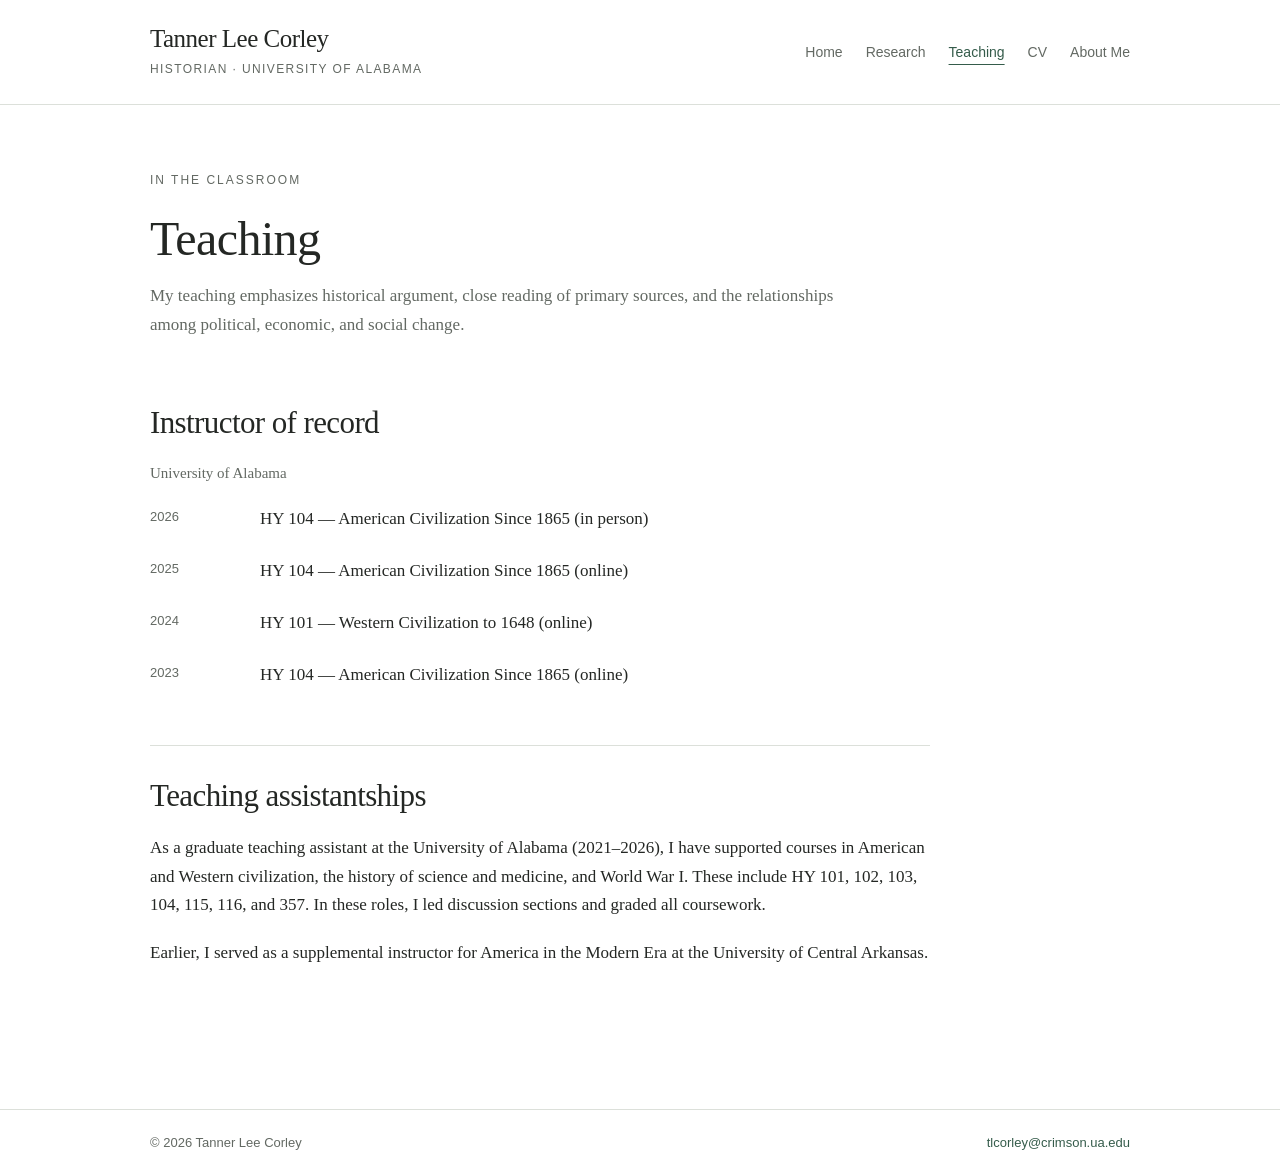
<file: teaching.html>
<!doctype html><html lang="en"><head><meta charset="utf-8"><meta name="viewport" content="width=device-width,initial-scale=1"><meta name="description" content="Teaching experience of historian Tanner Lee Corley."><title>Teaching | Tanner Lee Corley</title><link rel="stylesheet" href="styles.css"></head><body>
<header class="site-header"><div class="container header-inner"><a class="identity" href="index.html"><strong>Tanner Lee Corley</strong><small>Historian · University of Alabama</small></a><nav aria-label="Main navigation"><a href="index.html" >Home</a><a href="research.html" >Research</a><a href="teaching.html" aria-current="page">Teaching</a><a href="cv.html" >CV</a><a href="about.html" >About Me</a></nav></div></header>
<main><div class="container page"><div class="page-title"><p class="eyebrow">In the classroom</p><h1>Teaching</h1><p>My teaching emphasizes historical argument, close reading of primary sources, and the relationships among political, economic, and social change.</p></div><section class="section"><h2>Instructor of record</h2><p class="small">University of Alabama</p><div class="entry"><span class="year">2026</span><div>HY 104 — American Civilization Since 1865 (in person)</div></div><div class="entry"><span class="year">2025</span><div>HY 104 — American Civilization Since 1865 (online)</div></div><div class="entry"><span class="year">2024</span><div>HY 101 — Western Civilization to 1648 (online)</div></div><div class="entry"><span class="year">2023</span><div>HY 104 — American Civilization Since 1865 (online)</div></div></section><section class="section narrow"><h2>Teaching assistantships</h2><p>As a graduate teaching assistant at the University of Alabama (2021–2026), I have supported courses in American and Western civilization, the history of science and medicine, and World War I. These include HY 101, 102, 103, 104, 115, 116, and 357. In these roles, I led discussion sections and graded all coursework.</p><p>Earlier, I served as a supplemental instructor for America in the Modern Era at the University of Central Arkansas.</p></section></div></main><footer class="footer"><div class="container footer-inner"><span>© 2026 Tanner Lee Corley</span><span><a href="mailto:tlcorley@crimson.ua.edu">tlcorley@crimson.ua.edu</a></span></div></footer></body></html>
</file>
<file: styles.css>
/* Shared design: edit colors, widths and type here */
:root{--ink:#242724;--muted:#636963;--line:#dce0da;--accent:#355c4b;--paper:#fff;--soft:#f7f8f5;--width:980px}
*{box-sizing:border-box}html{scroll-behavior:smooth}body{margin:0;background:var(--paper);color:var(--ink);font:17px/1.7 Georgia,'Times New Roman',serif}a{color:var(--accent);text-underline-offset:3px}a:hover{color:#193c2b}.container{width:min(calc(100% - 48px),var(--width));margin:auto}
.site-header{border-bottom:1px solid var(--line)}.header-inner{min-height:104px;display:flex;align-items:center;justify-content:space-between;gap:24px}.identity{text-decoration:none;color:var(--ink);line-height:1.25}.identity strong{display:block;font-size:25px;font-weight:normal;letter-spacing:-.5px}.identity small{display:block;font:12px/1.8 Arial,sans-serif;letter-spacing:1.4px;text-transform:uppercase;color:var(--muted);margin-top:5px}
nav{display:flex;flex-wrap:wrap;gap:23px}nav a{font:14px/1.5 Arial,sans-serif;color:var(--muted);text-decoration:none}nav a[aria-current=page],nav a:hover{color:var(--accent);text-decoration:underline;text-underline-offset:7px}
main{min-height:65vh}.hero{padding:100px 0 95px;max-width:800px}.eyebrow{font:12px/1.5 Arial,sans-serif;text-transform:uppercase;letter-spacing:2px;color:var(--accent);margin:0 0 22px}h1,h2,h3{font-weight:normal;line-height:1.18;letter-spacing:-.6px}h1{font-size:clamp(43px,6vw,68px);margin:0 0 27px}h2{font-size:31px;margin:0 0 19px}h3{font-size:22px;margin:0 0 8px}p{margin:0 0 19px}.lead{font-size:23px;line-height:1.55;color:#404840;max-width:740px}.intro{max-width:730px}.actions{display:flex;gap:24px;flex-wrap:wrap;margin-top:34px;font:14px Arial,sans-serif}.page{padding:66px 0 90px}.page-title{margin-bottom:34px}.page-title h1{font-size:48px;margin-bottom:14px}.page-title p{max-width:700px;color:var(--muted)}.section{padding:32px 0;border-top:1px solid var(--line)}.section:first-of-type{border-top:0}.narrow{max-width:780px}.entry{display:grid;grid-template-columns:90px 1fr;gap:20px;margin:0 0 23px}.year{font:13px/1.8 Arial,sans-serif;color:var(--muted)}.entry p{margin:3px 0 0}.small{font-size:15px;color:var(--muted)}.list-plain{list-style:none;padding:0;margin:0}.list-plain li{padding:12px 0;border-bottom:1px solid var(--line)}.panel{padding:25px 28px;background:var(--soft);border-left:2px solid var(--accent);margin:28px 0}.button{display:inline-block;padding:12px 18px;border:1px solid var(--accent);text-decoration:none;font:14px Arial,sans-serif}.button:hover{background:var(--accent);color:white}.cv-frame{width:100%;height:740px;border:1px solid var(--line);margin-top:25px}.footer{border-top:1px solid var(--line);padding:25px 0;font:13px Arial,sans-serif;color:var(--muted)}.footer-inner{display:flex;justify-content:space-between;gap:16px;flex-wrap:wrap}.footer a{text-decoration:none}
@media(max-width:700px){.header-inner{align-items:flex-start;flex-direction:column;padding:20px 0;gap:17px}nav{gap:15px}.hero{padding:65px 0}.page{padding-top:45px}.entry{grid-template-columns:1fr;gap:0}.page-title h1{font-size:40px}.cv-frame{height:520px}}

/* Minimal editorial photo layouts */
.home-hero-grid{display:grid;grid-template-columns:minmax(0,1.35fr) minmax(235px,.85fr);gap:48px;align-items:center}
.hero:has(.home-hero-grid){max-width:none;padding:75px 0 80px}
.home-portrait,.bookstore-photo,.journal-cover{margin:0}
.home-portrait img,.bookstore-photo img,.journal-cover img{display:block;width:100%;height:auto}
.home-portrait img{aspect-ratio:4/5;object-fit:cover;object-position:50% 30%}
.about-photo-grid{display:grid;grid-template-columns:minmax(0,1.45fr) minmax(250px,.85fr);gap:44px;align-items:start}
.bookstore-photo img{max-height:520px;object-fit:cover;object-position:center}
.research-publications{display:grid;grid-template-columns:minmax(0,1fr) 210px;gap:38px;align-items:start}
.journal-cover img{width:100%;height:auto;object-fit:contain}
@media(max-width:760px){.home-hero-grid,.about-photo-grid,.research-publications{grid-template-columns:1fr;gap:28px}.home-portrait{max-width:340px}.bookstore-photo,.journal-cover{max-width:280px}.hero:has(.home-hero-grid){padding:54px 0}}

/* Podcast artwork alongside public media link */
.podcast-entry-content{display:flex;align-items:center;gap:20px}
.podcast-cover-link{flex:0 0 136px;display:block}
.podcast-cover-link img{display:block;width:136px;height:136px;object-fit:cover;border:1px solid var(--line)}
.podcast-entry-content .small{margin:5px 0 0}
@media(max-width:480px){.podcast-entry-content{align-items:flex-start;gap:14px}.podcast-cover-link{flex-basis:100px}.podcast-cover-link img{width:100px;height:100px}}

/* Publication thumbnails: consistent media cards with official-site favicons */
.publication-cover-link{color:var(--ink);text-decoration:none}
.publication-cover{display:flex;flex-direction:column;align-items:center;justify-content:center;gap:8px;width:136px;height:136px;border:1px solid var(--line);background:var(--soft);padding:13px;text-align:center}
.publication-cover img{display:block;width:62px;height:62px;object-fit:contain;border:0;background:transparent}
.publication-label{font:11px/1.25 Arial,sans-serif;color:var(--muted);font-weight:600}
.publication-cover-link:hover .publication-cover{border-color:var(--accent)}
@media(max-width:480px){.publication-cover{width:100px;height:100px;padding:8px;gap:5px}.publication-cover img{width:43px;height:43px}.publication-label{font-size:9px}}
</file>
